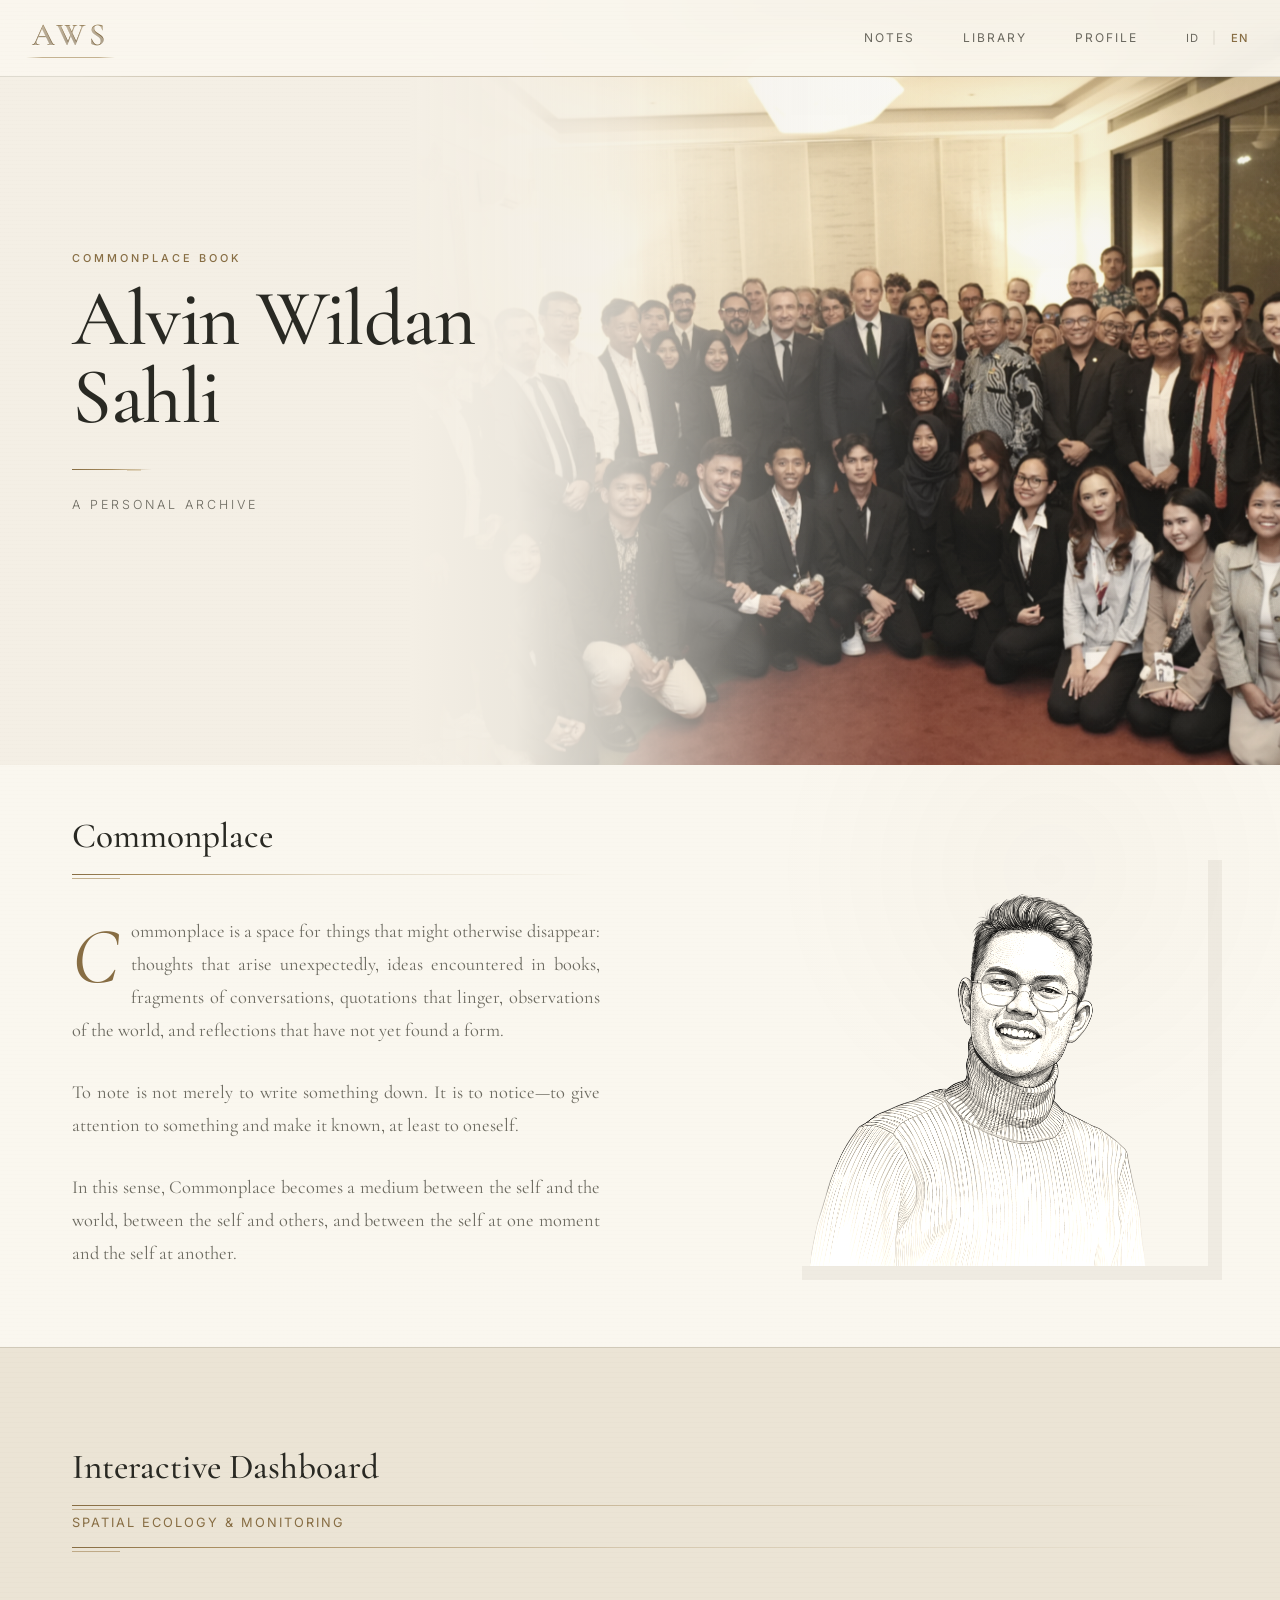
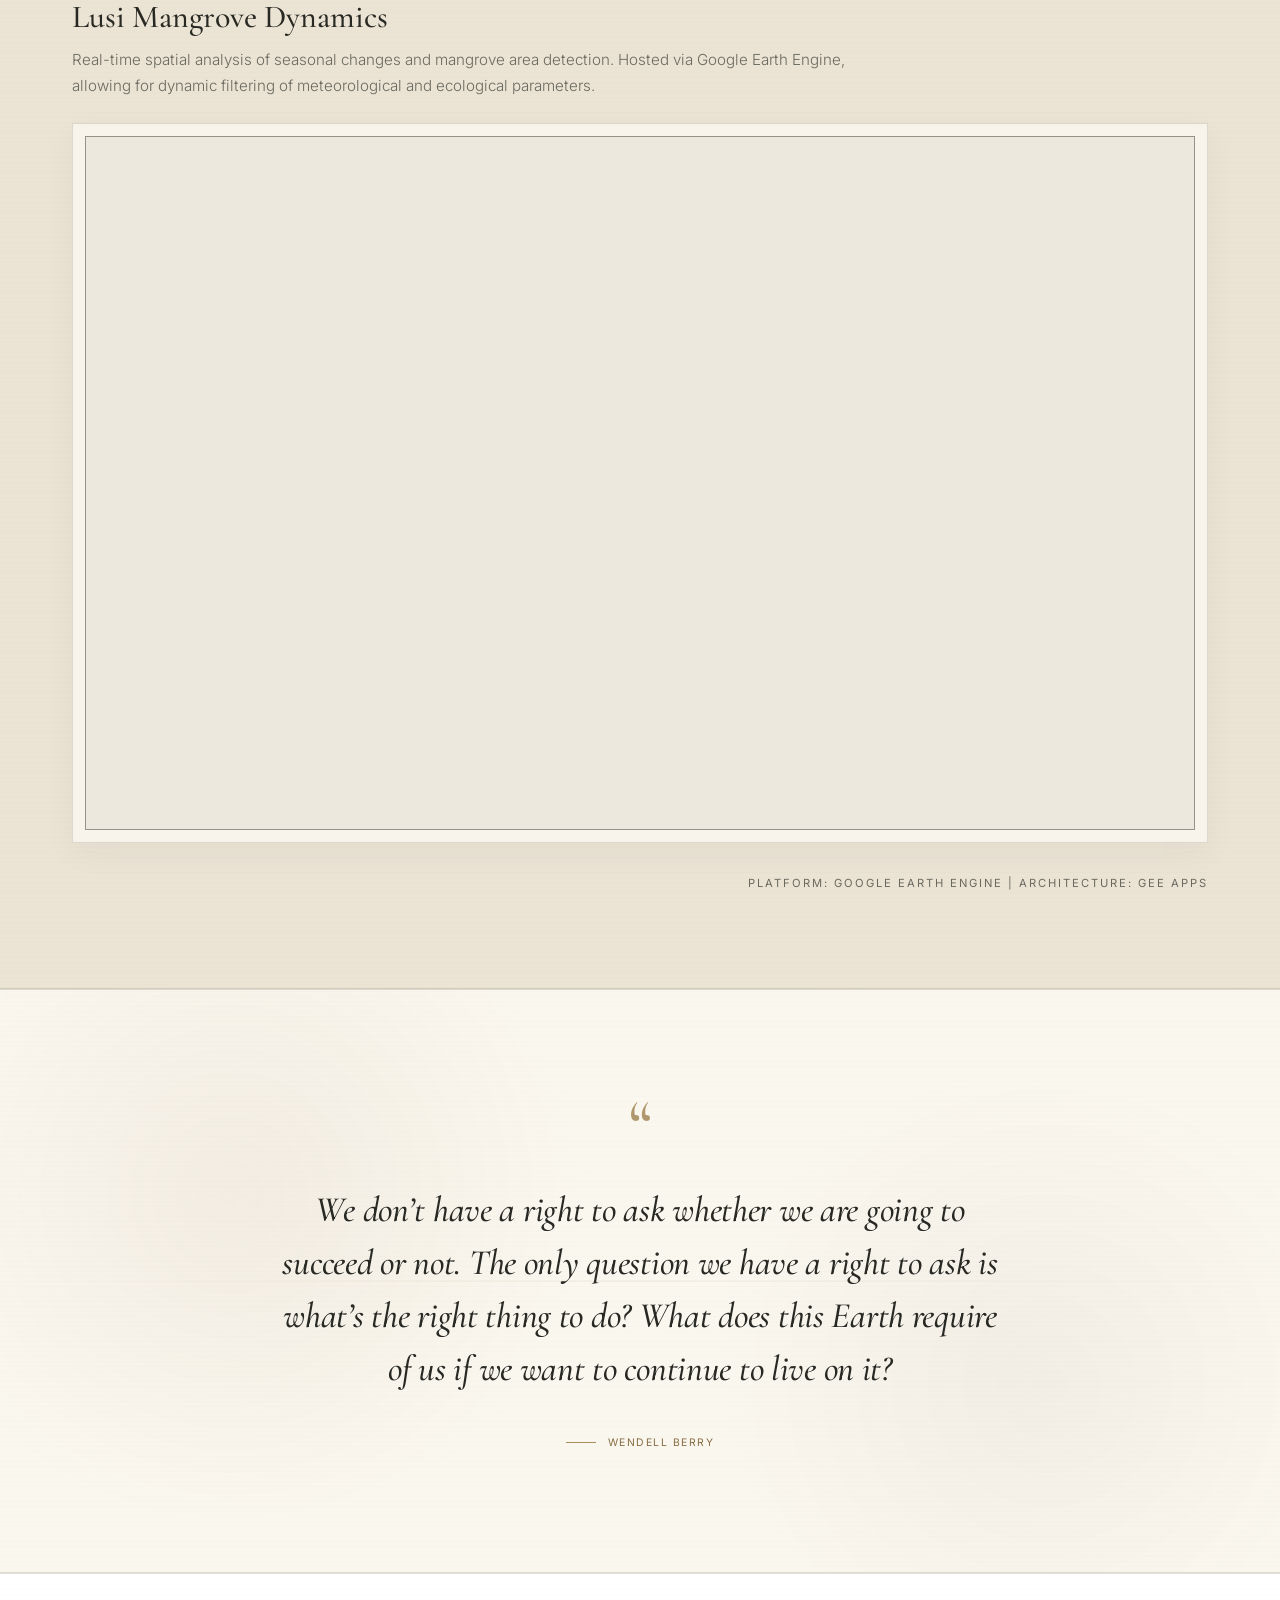
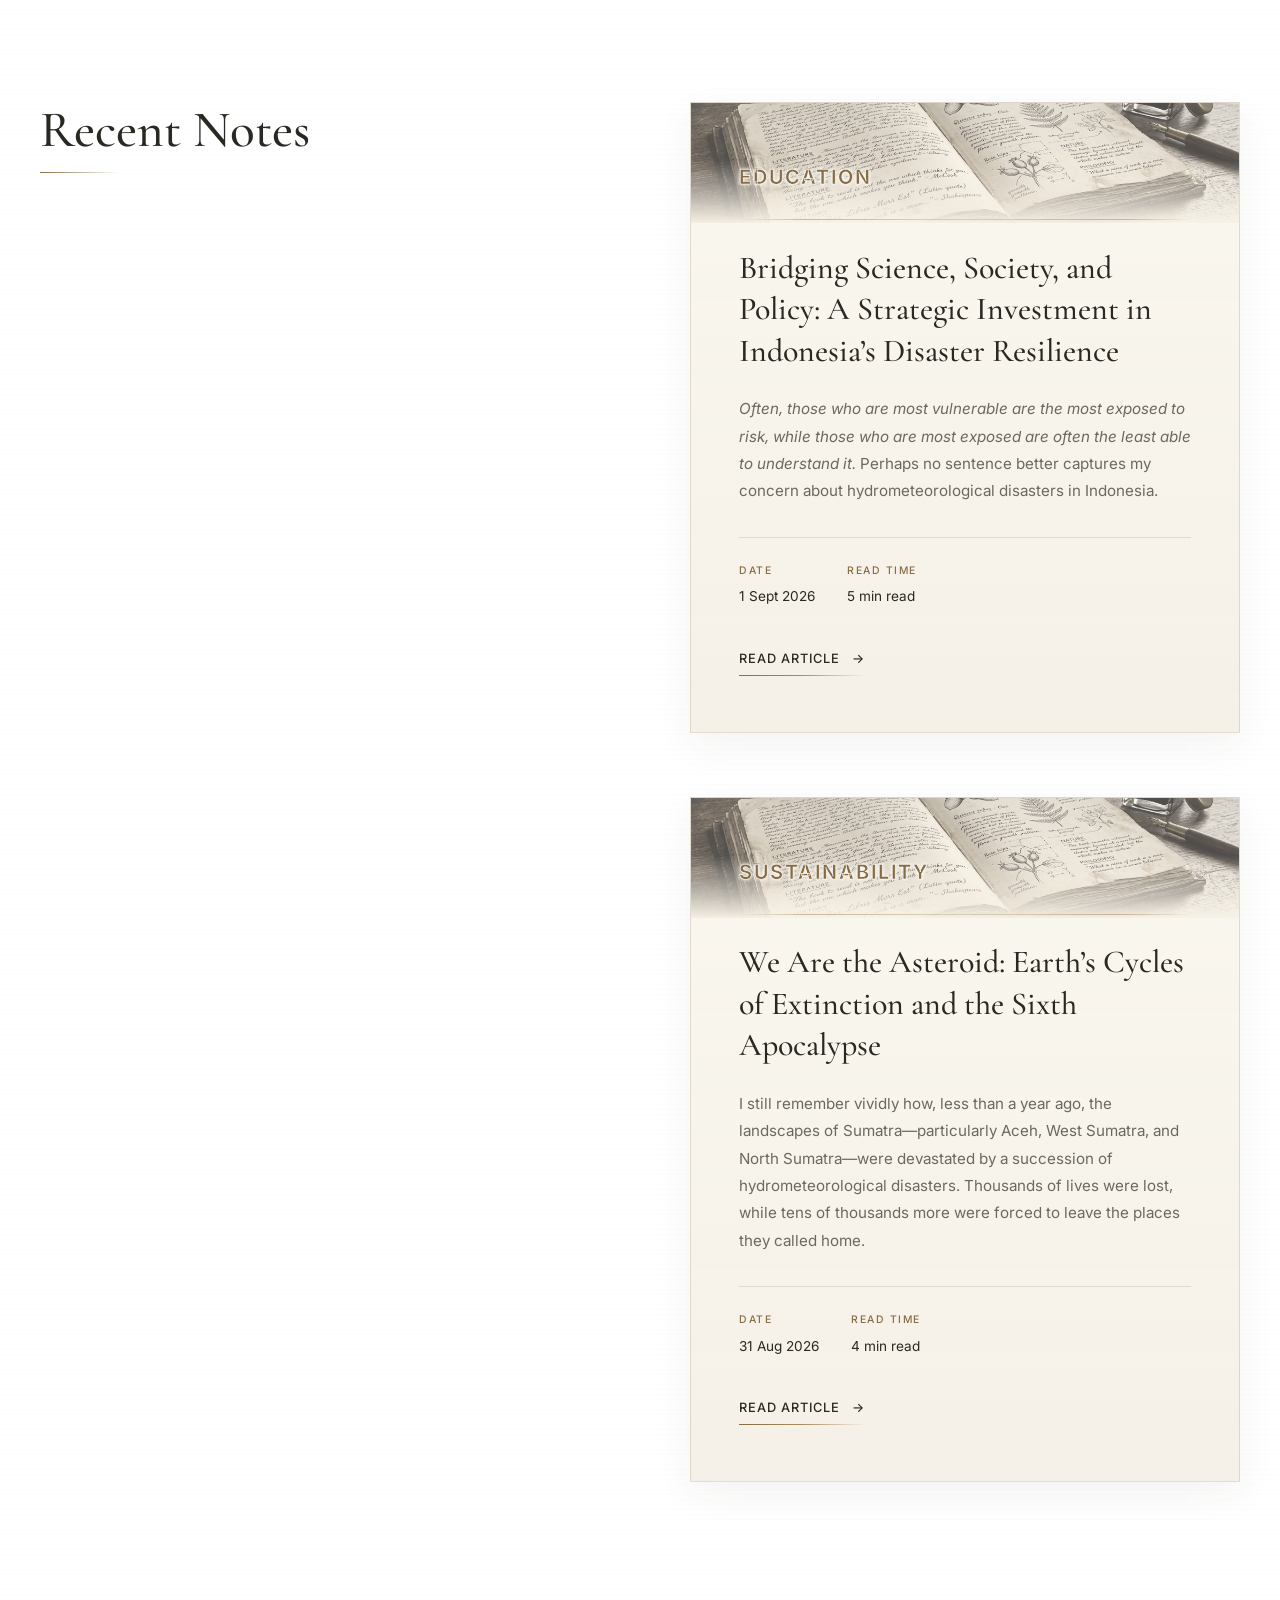
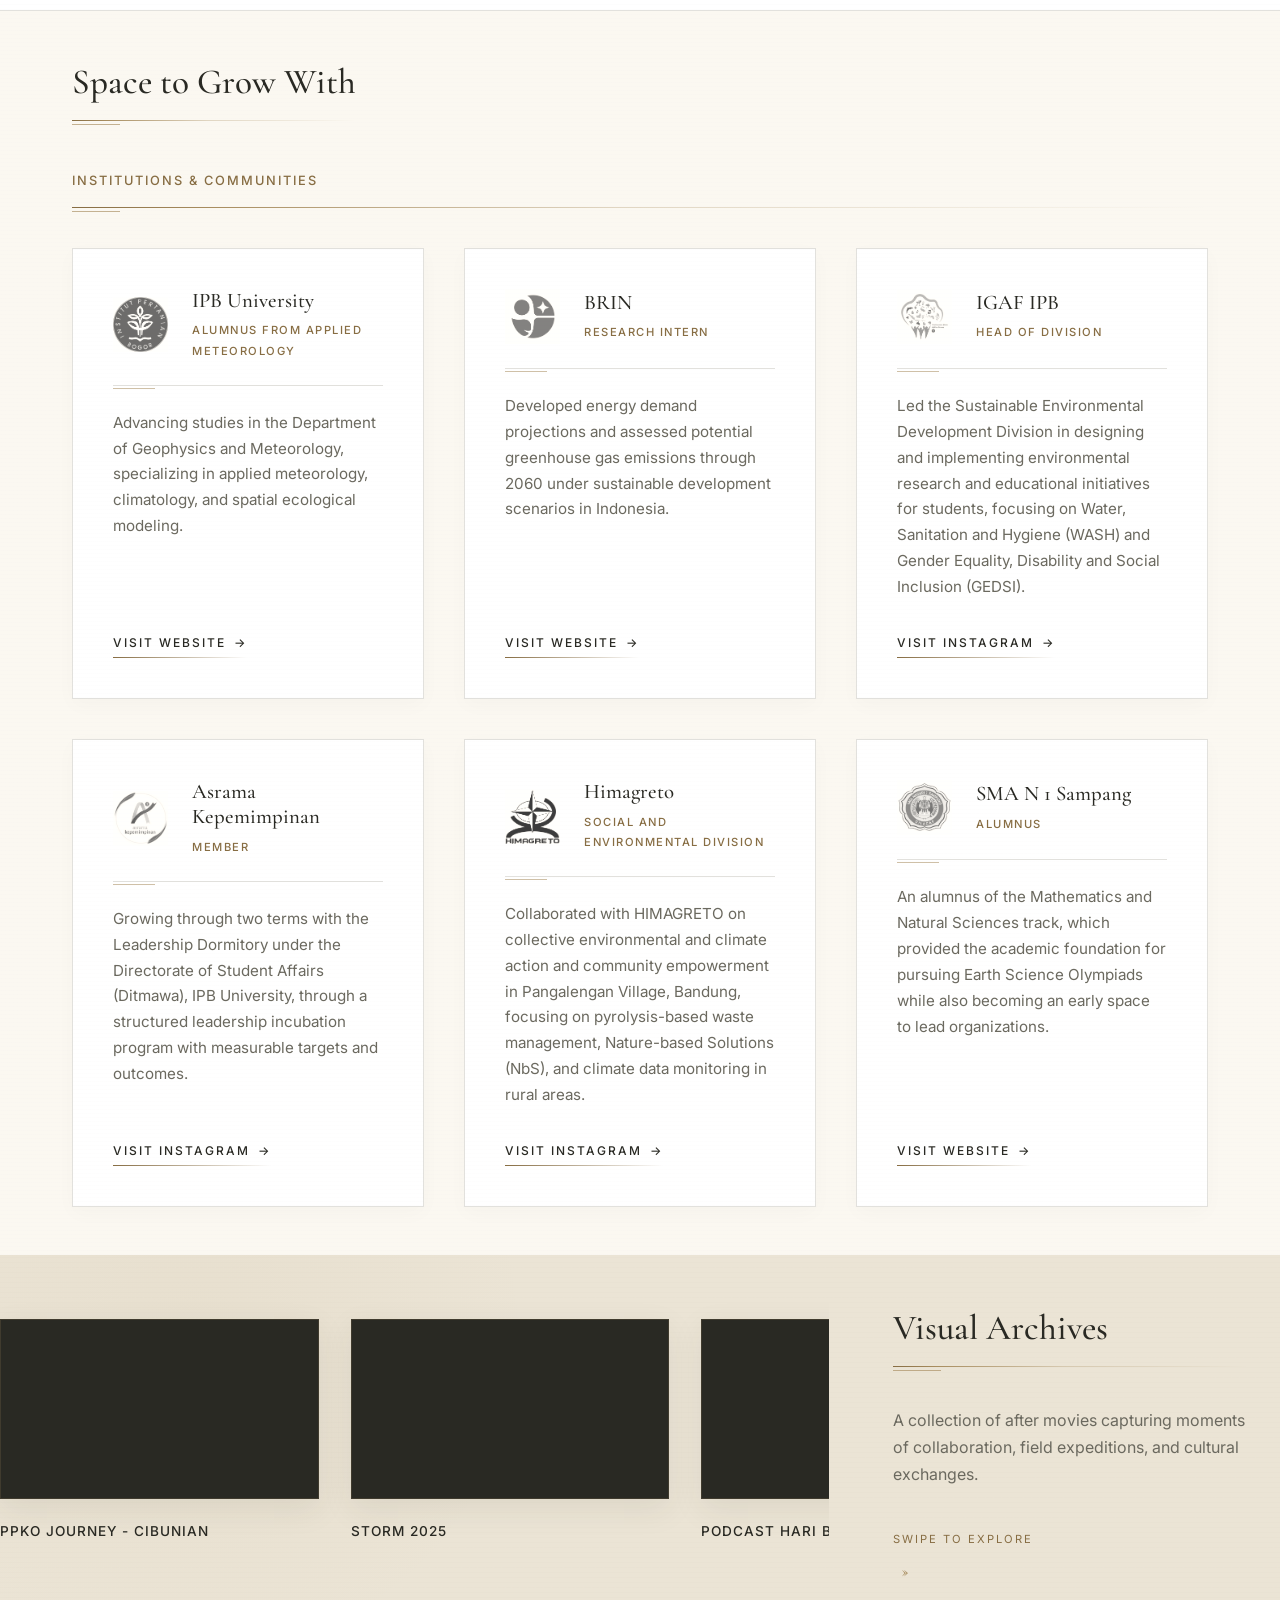
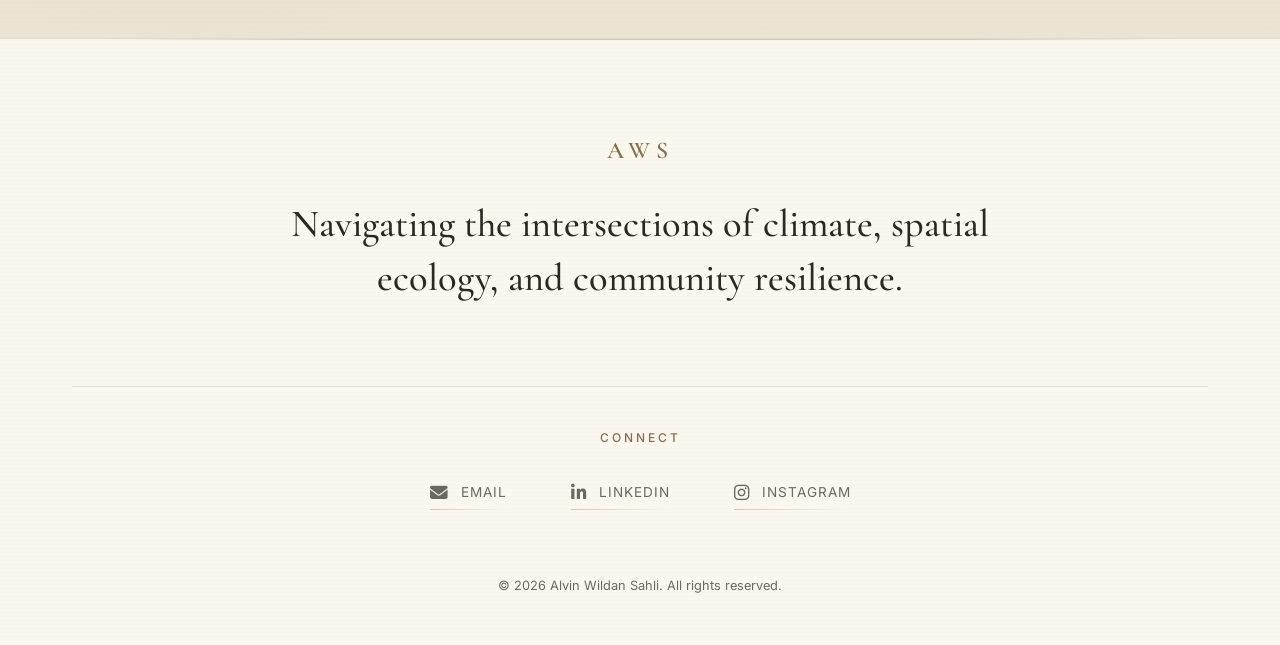
<file: index.html>
<!doctype html>
<html lang="en">
  <head>
    <meta charset="UTF-8" />
    <meta name="viewport" content="width=device-width, initial-scale=1.0" />
    <title>Alvin Wildan Sahli | Commonplace</title>

    <!-- ============================================================
     SEO: Meta description
     Ini yang dipakai Google sebagai cuplikan (snippet) di bawah
     judul pada hasil pencarian. Ditulis statis dalam bahasa
     Inggris karena itulah konten yang benar-benar dikirim server
     sebelum JS bilingual berjalan (lihat catatan lengkap di luar
     file ini soal batasan sistem EN/ID client-side).
============================================================ -->
    <meta
      name="google-site-verification"
      content="sTC8KGqJyCPST7y48VMDGJsHdDAVXHcY4EsC4RL68m8"
    />
    <meta
      name="description"
      content="A personal archive by Alvin Wildan Sahli — notes, reflections, and interactive spatial ecology dashboards on climate and disaster resilience in Indonesia."
    />

    <!-- SEO: Directive eksplisit ke crawler (nilainya sama dengan default,
     tapi eksplisit lebih jelas dan jadi rekomendasi umum audit SEO) -->
    <meta name="robots" content="index, follow" />

    <!-- SEO: Canonical URL — mencegah masalah duplicate content jika
     halaman yang sama bisa diakses lewat beberapa variasi URL
     (mis. dengan/tanpa trailing slash, http vs https, dst). -->
    <link rel="canonical" href="https://aws-commonplace.pages.dev/" />

    <!-- ============================================================
     SEO: Open Graph — dipakai Facebook, LinkedIn, WhatsApp, dll.
     saat link ini dibagikan, untuk menampilkan kartu pratinjau
     (judul, deskripsi, gambar) alih-alih hanya menampilkan URL polos.
============================================================ -->
    <meta property="og:type" content="website" />
    <meta property="og:url" content="https://aws-commonplace.pages.dev/" />
    <meta property="og:title" content="Alvin Wildan Sahli | Commonplace" />
    <meta
      property="og:description"
      content="A personal archive by Alvin Wildan Sahli — notes, reflections, and interactive spatial ecology dashboards on climate and disaster resilience in Indonesia."
    />
    <meta
      property="og:image"
      content="https://aws-commonplace.pages.dev/assets/images/main.JPG"
    />
    <meta property="og:locale" content="en_US" />
    <meta property="og:locale:alternate" content="id_ID" />

    <!-- SEO: Twitter/X Card — kartu pratinjau versi Twitter/X, formatnya
     beda dari Open Graph sehingga perlu tag terpisah. -->
    <meta name="twitter:card" content="summary_large_image" />
    <meta name="twitter:title" content="Alvin Wildan Sahli | Commonplace" />
    <meta
      name="twitter:description"
      content="A personal archive by Alvin Wildan Sahli — notes, reflections, and interactive spatial ecology dashboards on climate and disaster resilience in Indonesia."
    />
    <meta
      name="twitter:image"
      content="https://aws-commonplace.pages.dev/assets/images/main.JPG"
    />

    <link rel="preconnect" href="https://fonts.googleapis.com" />
    <link rel="preconnect" href="https://fonts.gstatic.com" crossorigin />
    <!-- SEO/Performance: preconnect ke CDN Font Awesome, karena ikon-ikon
     di footer memakainya sejak render pertama. -->
    <link rel="preconnect" href="https://cdnjs.cloudflare.com" crossorigin />
    <link
      href="https://fonts.googleapis.com/css2?family=Playfair+Display:ital,wght@0,400;0,500;0,600;0,700;1,400;1,500&family=Inter:wght@300;400;500;600&display=swap"
      rel="stylesheet"
    />
    <link
      rel="stylesheet"
      href="https://cdnjs.cloudflare.com/ajax/libs/font-awesome/6.5.2/css/all.min.css"
    />
    <link
      href="https://fonts.googleapis.com/css2?family=Bodoni+Moda:wght@400;500;600&display=swap"
      rel="stylesheet"
    />
    <link rel="stylesheet" href="/index.css" />

    <!-- ============================================================
     SEO: Structured Data (JSON-LD) — Person schema.
     Semua field di bawah murni menyalin ulang informasi yang SUDAH
     ada dan terlihat di halaman ini (nama, tagline footer, riwayat
     alumni di kartu organisasi, link sosial di footer) — tidak ada
     fakta baru yang ditambahkan. Ini membantu Google memahami bahwa
     halaman ini merepresentasikan satu entitas orang yang jelas,
     dan berpotensi memicu Knowledge Panel / rich result.
============================================================ -->
    <script type="application/ld+json">
      {
        "@context": "https://schema.org",
        "@type": "Person",
        "name": "Alvin Wildan Sahli",
        "url": "https://aws-commonplace.pages.dev/",
        "image": "https://aws-commonplace.pages.dev/assets/images/bw.png",
        "description": "Navigating the intersections of climate, spatial ecology, and community resilience.",
        "alumniOf": [
          {
            "@type": "CollegeOrUniversity",
            "name": "IPB University"
          },
          {
            "@type": "HighSchool",
            "name": "SMA N 1 Sampang"
          }
        ],
        "sameAs": [
          "https://www.linkedin.com/in/alvinwildans",
          "https://www.instagram.com/alvinwildans"
        ],
        "email": "mailto:alvinwildansahli@gmail.com"
      }
    </script>
  </head>
  <body>
    <header class="site-header">
      <nav class="site-nav">
        <div class="nav-logo">
          <a href="index.html" class="brand-text">AWS</a>
        </div>
        <ul class="nav-links">
          <li>
            <a
              href="./features/note/note.html"
              class="translatable"
              data-en="Notes"
              data-id="Catatan"
              >Notes</a
            >
          </li>
          <li>
            <a
              href="./features/library/library.html"
              class="translatable"
              data-en="Library"
              data-id="Perpustakaan"
              >Library</a
            >
          </li>
          <li>
            <a
              href="./features/profile/profile.html"
              class="translatable"
              data-en="Profile"
              data-id="Profil"
              >Profile</a
            >
          </li>
          <li class="lang-menu">
            <div class="lang-switcher">
              <button
                class="lang-btn"
                id="btn-id"
                onclick="switchLanguage('id')"
              >
                ID
              </button>
              <span class="lang-divider">|</span>
              <button
                class="lang-btn active"
                id="btn-en"
                onclick="switchLanguage('en')"
              >
                EN
              </button>
            </div>
          </li>
        </ul>
      </nav>
    </header>

    <!-- =========================================================
     HERO — FIXED BACKGROUND / DYNAMIC EDITORIAL
========================================================= -->

    <!-- Spacer agar konten pertama tidak langsung berada di belakang Hero -->
    <div class="hero-placeholder" aria-hidden="true"></div>

    <section class="hero-section bg-paper" id="hero">
      <!-- =====================================================
       HERO IMAGE — LAYER PALING BELAKANG
  ====================================================== -->
      <div class="hero-split-image" aria-hidden="true">
        <img src="assets/images/main.JPG" alt="" draggable="false" />
      </div>

      <!-- =====================================================
       HERO TEXT — LAYER DI ATAS IMAGE
  ====================================================== -->
      <div class="container hero-content">
        <div class="hero-split-text" id="heroText">
          <span class="hero-eyebrow"> Commonplace Book </span>

          <h1 class="hero-title">
            Alvin Wildan<br />
            Sahli
          </h1>

          <div class="gold-divider"></div>

          <p
            class="hero-subtitle translatable"
            data-en="A Personal Archive"
            data-id="Sebuah Arsip Personal"
          >
            A Personal Archive
          </p>
        </div>
      </div>
    </section>

    <!-- =========================================================
     ARCHIVE INTRODUCTION
========================================================= -->
    <section class="content-section archive-intro-section bg-white">
      <div class="container intro-layout">
        <div class="intro-text">
          <h2
            class="section-title translatable"
            data-en="Commonplace"
            data-id="Commonplace"
          >
            Commonplace
          </h2>

          <p
            class="drop-cap translatable"
            data-en="Commonplace is a space for things that might otherwise disappear: thoughts that arise unexpectedly, ideas encountered in books, fragments of conversations, quotations that linger, observations of the world, and reflections that have not yet found a form."
            data-id="Commonplace adalah ruang bagi hal-hal yang mungkin akan menghilang begitu saja: pikiran yang muncul tanpa diduga, gagasan yang ditemukan dalam buku, potongan percakapan, kutipan yang terus terngiang, pengamatan terhadap dunia, dan renungan yang belum menemukan bentuknya."
          >
            Commonplace is a space for things that might otherwise disappear:
            thoughts that arise unexpectedly, ideas encountered in books,
            fragments of conversations, quotations that linger, observations of
            the world, and reflections that have not yet found a form.
          </p>

          <p
            class="translatable"
            data-en="To note is not merely to write something down. It is to notice—to give attention to something and make it known, at least to oneself."
            data-id="Mencatat bukan semata-mata menuliskan sesuatu. Ia adalah tindakan untuk memperhatikan—memberikan perhatian kepada sesuatu dan membuatnya diketahui, setidaknya oleh diri sendiri."
          >
            To note is not merely to write something down. It is to notice—to
            give attention to something and make it known, at least to oneself.
          </p>

          <p
            class="translatable"
            data-en="In this sense, Commonplace becomes a medium between the self and the world, between the self and others, and between the self at one moment and the self at another."
            data-id="Dalam pengertian ini, Commonplace menjadi sebuah medium antara diri dan dunia, antara diri dan orang lain, serta antara diri pada suatu waktu dan diri pada waktu yang lain."
          >
            In this sense, Commonplace becomes a medium between the self and the
            world, between the self and others, and between the self at one
            moment and the self at another.
          </p>
        </div>

        <div class="intro-image">
          <img src="assets/images/bw.png" alt="Alvin Wildan Sahli Portrait" />
        </div>
      </div>
    </section>

    <section class="content-section bg-alt interactive-map-section">
      <div class="container">
        <div class="section-title">
          <h2
            class="section-title translatable"
            data-en="Interactive Dashboard"
            data-id="Dasbor Interaktif"
          >
            Interactive Dashboard
          </h2>
          <span
            class="footer-tagline translatable"
            data-en="Spatial Ecology & Monitoring"
            data-id="Ekologi Spasial & Pemantauan"
          >
            Spatial Ecology & Monitoring
          </span>
        </div>

        <div class="gee-editorial-wrapper" id="gee-reveal">
          <div class="gee-meta">
            <h3
              class="gee-title translatable"
              data-en="Lusi Mangrove Dynamics"
              data-id="Dinamika Mangrove Lusi"
            >
              Lusi Mangrove Dynamics
            </h3>
            <p
              class="gee-desc translatable"
              data-en="Real-time spatial analysis of seasonal changes and mangrove area detection. Hosted via Google Earth Engine, allowing for dynamic filtering of meteorological and ecological parameters."
              data-id="Analisis spasial real-time terkait perubahan musiman dan deteksi tutupan mangrove. Terintegrasi melalui Google Earth Engine yang memungkinkan penyaringan parameter ekologis dan meteorologis secara dinamis."
            >
              Real-time spatial analysis of seasonal changes and mangrove area
              detection. Hosted via Google Earth Engine, allowing for dynamic
              filtering of meteorological and ecological parameters.
            </p>
          </div>

          <div class="gee-frame-container">
            <iframe
              src="https://alvinwildans-ipb.projects.earthengine.app/view/mangrove-lusi"
              title="Lusi Mangrove Dashboard"
              loading="lazy"
              allowfullscreen
            >
            </iframe>
          </div>

          <div class="gee-caption">
            <span
              class="translatable"
              data-en="Platform: Google Earth Engine | Architecture: GEE Apps"
              data-id="Platform: Google Earth Engine | Arsitektur: GEE Apps"
            >
              Platform: Google Earth Engine | Architecture: GEE Apps
            </span>
          </div>
        </div>
      </div>
    </section>

    <!-- =========================================================
     COMMUNITY QUOTE — SEPARATE SECTION
========================================================= -->
    <section class="community-quote-section bg-paper">
      <div class="container community-quote-container">
        <blockquote class="community-quote">
          <div class="quote-mark" aria-hidden="true">“</div>
          <p
            class="translatable"
            data-en="We don’t have a right to ask whether we are going to succeed or not. The only question we have a right to ask is what’s the right thing to do? What does this Earth require of us if we want to continue to live on it?"
            data-id="Kita tidak berhak untuk bertanya apakah kita akan berhasil atau tidak. Satu-satunya pertanyaan yang berhak kita ajukan adalah: apa hal yang benar untuk dilakukan? Apa yang dituntut Bumi ini dari kita jika kita ingin terus hidup di atasnya?"
          >
            We don’t have a right to ask whether we are going to succeed or not.
            The only question we have a right to ask is what’s the right thing
            to do? What does this Earth require of us if we want to continue to
            live on it?
          </p>
          <footer class="quote-attribution">
            <span class="quote-attribution-line"></span>
            <cite> Wendell Berry</cite>
          </footer>
        </blockquote>
      </div>
    </section>
    <!-- ============================================================
     SECTION 2: AINAN — FEATURED NOTES / RECENT ARTICLES
     ============================================================ -->
    <section class="content-section-ainan ainan-section bg-paper">
      <div class="ainan-page-title">
        <h2
          class="translatable"
          data-en="Recent Notes"
          data-id="Catatan Terbaru"
        >
          Recent Notes
          <span
            class="translatable"
            data-en="Thoughts & Field Reports"
            data-id="Pikiran & Laporan Lapangan"
            >Thoughts & Field Reports</span
          >
        </h2>
      </div>

      <div class="ainan-container">
        <!-- CARD 1 -->
        <!-- CARD 1 -->
        <article
          class="ainan-glass-card"
          style="--note-image: url(&quot;./assets/images/notes.jpg&quot;)"
        >
          <div class="ainan-card-content">
            <span
              class="ainan-card-category translatable"
              data-en="Education"
              data-id="Pendidikan"
            >
              Community Empowerment
            </span>

            <h3
              class="ainan-card-title translatable"
              data-en="Bridging Science, Society, and Policy: A Strategic Investment in Indonesia’s Disaster Resilience"
              data-id="Menjembatani Sains, Masyarakat, dan Kebijakan: Investasi Strategis untuk Ketahanan Bencana Indonesia"
            >
              Bridging Science, Society, and Policy: A Strategic Investment in
              Indonesia’s Disaster Resilience
            </h3>

            <p
              class="ainan-card-description translatable"
              data-en="<i>Often, those who are most vulnerable are the most exposed to risk, while those who are most exposed are often the least able to understand it.</i> Perhaps no sentence better captures my concern about hydrometeorological disasters in Indonesia."
              data-id="<i>Seringkali yang paling rentan adalah yang paling besar terpapar risiko, dan yang paling terpapar adalah yang paling tidak memahami.</i> Barangkali kalimat itu adalah yang paling tepat untuk menggambarkan kekhawatiran saya terhadap bencana hidrometeorologi di Indonesia."
            >
              <i>
                Often, those who are most vulnerable are the most exposed to
                risk, while those who are most exposed are often the least able
                to understand it.
              </i>
              Perhaps no sentence better captures my concern about
              hydrometeorological disasters in Indonesia.
            </p>

            <div class="ainan-meta excerpt-meta">
              <div class="ainan-meta-item">
                <span class="ainan-meta-label">DATE</span>
                <span class="ainan-meta-value">1 Sept 2026</span>
              </div>

              <div class="ainan-meta-item">
                <span class="ainan-meta-label">READ TIME</span>
                <span class="ainan-meta-value">5 min read</span>
              </div>
            </div>

            <a
              href="https://aws-commonplace.pages.dev/features/note/note#article-custom-1788272989038"
              class="ainan-card-link"
              aria-label="Read the full story"
            >
              <span
                class="translatable"
                data-en="Read Article"
                data-id="Baca Artikel"
              >
                Read Article
              </span>
              <span aria-hidden="true">→</span>
            </a>
          </div>
        </article>

        <!-- CARD 2 -->
        <article
          class="ainan-glass-card"
          style="--note-image: url(&quot;./assets/images/notes.jpg&quot;)"
        >
          <div class="ainan-card-content">
            <span
              class="ainan-card-category translatable"
              data-en="Sustainability"
              data-id="Keberlanjutan"
            >
              Sustainability
            </span>

            <h3
              class="ainan-card-title translatable"
              data-en="We Are the Asteroid: Earth’s Cycles of Extinction and the Sixth Apocalypse"
              data-id="Kita Adalah Asteroid Itu: Siklus Kepunahan Bumi dan Kiamat Keenam"
            >
              We Are the Asteroid: Earth’s Cycles of Extinction and the Sixth
              Apocalypse
            </h3>

            <p
              class="ainan-card-description translatable"
              data-en="I still remember vividly how, less than a year ago, the landscapes of Sumatra—particularly Aceh, West Sumatra, and North Sumatra—were devastated by a succession of hydrometeorological disasters. Thousands of lives were lost, while tens of thousands more were forced to leave the places they called home."
              data-id="Saya masih mengingat dengan jelas bagaimana, belum genap satu tahun yang lalu, lanskap Pulau Sumatera—khususnya Aceh, Sumatera Barat, dan Utara—luluh lantak oleh rentetan bencana hidrometeorologis. Ribuan nyawa melayang, dan puluhan ribu lainnya dipaksa kehilangan ruang hidup."
            >
              I still remember vividly how, less than a year ago, the landscapes
              of Sumatra—particularly Aceh, West Sumatra, and North Sumatra—were
              devastated by a succession of hydrometeorological disasters.
              Thousands of lives were lost, while tens of thousands more were
              forced to leave the places they called home.
            </p>

            <div class="ainan-meta excerpt-meta">
              <div class="ainan-meta-item">
                <span class="ainan-meta-label">DATE</span>
                <span class="ainan-meta-value">31 Aug 2026</span>
              </div>

              <div class="ainan-meta-item">
                <span class="ainan-meta-label">READ TIME</span>
                <span class="ainan-meta-value">4 min read</span>
              </div>
            </div>

            <a
              href="https://aws-commonplace.pages.dev/features/note/note#article-custom-1788162889858"
              class="ainan-card-link"
              aria-label="Read the full story"
            >
              <span
                class="translatable"
                data-en="Read Article"
                data-id="Baca Artikel"
              >
                Read Article
              </span>
              <span aria-hidden="true">→</span>
            </a>
          </div>
        </article>
      </div>
    </section>

    <!-- SECTION 3: Growing With (Organizations & Communities) -->
    <section class="content-section bg-white">
      <div class="container">
        <div class="section-title">
          <h2
            class="section-title translatable"
            data-en="Space to Grow With"
            data-id="Ruang Tumbuh Bersama"
          >
            Space to Grow With
          </h2>
          <span
            class="footer-tagline translatable"
            data-en="Institutions & Communities"
            data-id="Institusi & Komunitas"
          >
            Institutions & Communities
          </span>
        </div>

        <div class="org-grid">
          <!-- 1. IPB University -->
          <article class="org-card">
            <div class="org-header">
              <img
                src="assets/images/ipb.png"
                alt="IPB University Logo"
                class="org-logo"
              />
              <div class="org-title-wrapper">
                <h3 class="org-name">IPB University</h3>
                <span
                  class="org-role translatable"
                  data-en="Alumnus from Applied Meteorology"
                  data-id="Alumnus Meteorologi Terapan"
                >
                  Alumnus from Applied Meteorology
                </span>
              </div>
            </div>
            <p
              class="org-desc translatable"
              data-en="Advancing studies in the Department of Geophysics and Meteorology, specializing in applied meteorology, climatology, and spatial ecological modeling."
              data-id="Melanjutkan studi di Departemen Geofisika dan Meteorologi, dengan spesialisasi pada meteorologi terapan, klimatologi, dan pemodelan ekologi spasial."
            >
              Advancing studies in the Department of Geophysics and Meteorology,
              specializing in applied meteorology, climatology, and spatial
              ecological modeling.
            </p>
            <a
              href="https://ipb.ac.id/"
              target="_blank"
              rel="noopener noreferrer"
              class="org-link"
            >
              <span
                class="translatable"
                data-en="Visit Website"
                data-id="Kunjungi Situs"
                >Visit Website</span
              >
              &rarr;
            </a>
          </article>

          <!-- 2. BRIN -->
          <article class="org-card">
            <div class="org-header">
              <img
                src="assets/images/brin.png"
                alt="BRIN Logo"
                class="org-logo"
              />
              <div class="org-title-wrapper">
                <h3 class="org-name">BRIN</h3>
                <span
                  class="org-role translatable"
                  data-en="Research Intern"
                  data-id="Magang Riset"
                >
                  Research Intern
                </span>
              </div>
            </div>
            <p
              class="org-desc translatable"
              data-en="Developed energy demand projections and assessed potential greenhouse gas emissions through 2060 under sustainable development scenarios in Indonesia."
              data-id="Melakukan pemodelan proyeksi kebutuhan energi dan potensi emisi gas rumah kaca hingga tahun 2060 dengan mempertimbangkan skenario pembangunan berkelanjutan di Indonesia."
            >
              Developed energy demand projections and assessed potential
              greenhouse gas emissions through 2060 under sustainable
              development scenarios in Indonesia.
            </p>
            <a
              href="https://www.brin.go.id/"
              target="_blank"
              rel="noopener noreferrer"
              class="org-link"
            >
              <span
                class="translatable"
                data-en="Visit Website"
                data-id="Kunjungi Situs"
                >Visit Website</span
              >
              &rarr;
            </a>
          </article>

          <!-- 3. IGAF IPB -->
          <article class="org-card">
            <div class="org-header">
              <img
                src="assets/images/igaf.png"
                alt="IGAF Logo"
                class="org-logo"
              />
              <div class="org-title-wrapper">
                <h3 class="org-name">IGAF IPB</h3>
                <span
                  class="org-role translatable"
                  data-en="Head of Division"
                  data-id="Ketua Divisi"
                >
                  Head of Division
                </span>
              </div>
            </div>
            <p
              class="org-desc translatable"
              data-en="Led the Sustainable Environmental Development Division in designing and implementing environmental research and educational initiatives for students, focusing on Water, Sanitation and Hygiene (WASH) and Gender Equality, Disability and Social Inclusion (GEDSI)."
              data-id="Memimpin Divisi Sustainable Environmental Development dalam merancang dan melaksanakan kegiatan riset serta edukasi lingkungan bagi mahasiswa, dengan fokus pada isu Water, Sanitation and Hygiene (WASH) serta Gender Equality, Disability and Social Inclusion (GEDSI)."
            >
              Led the Sustainable Environmental Development Division in
              designing and implementing environmental research and educational
              initiatives for students, focusing on Water, Sanitation and
              Hygiene (WASH) and Gender Equality, Disability and Social
              Inclusion (GEDSI).
            </p>
            <a
              href="https://www.instagram.com/igaf_ipb"
              target="_blank"
              rel="noopener noreferrer"
              class="org-link"
            >
              <span
                class="translatable"
                data-en="Visit Instagram"
                data-id="Kunjungi Instagram"
                >Visit Instagram</span
              >
              &rarr;
            </a>
          </article>

          <!-- 4. Asrama Kepemimpinan -->
          <article class="org-card">
            <div class="org-header">
              <img
                src="assets/images/ak.png"
                alt="Asrama Kepemimpinan Logo"
                class="org-logo"
              />
              <div class="org-title-wrapper">
                <h3 class="org-name">Asrama Kepemimpinan</h3>
                <span
                  class="org-role translatable"
                  data-en="Member"
                  data-id="Anggota"
                >
                  Member
                </span>
              </div>
            </div>
            <p
              class="org-desc translatable"
              data-en="Growing through two terms with the Leadership Dormitory under the Directorate of Student Affairs (Ditmawa), IPB University, through a structured leadership incubation program with measurable targets and outcomes."
              data-id="Bertumbuh bersama Asrama Kepemimpinan Ditmawa IPB University selama dua periode, melalui proses inkubasi kepemimpinan yang terstruktur dengan target dan capaian yang terukur."
            >
              Growing through two terms with the Leadership Dormitory under the
              Directorate of Student Affairs (Ditmawa), IPB University, through
              a structured leadership incubation program with measurable targets
              and outcomes.
            </p>
            <a
              href="https://www.instagram.com/ak.ipb"
              target="_blank"
              rel="noopener noreferrer"
              class="org-link"
            >
              <span
                class="translatable"
                data-en="Visit Instagram"
                data-id="Kunjungi Instagram"
                >Visit Instagram</span
              >
              &rarr;
            </a>
          </article>

          <!-- 5. Himagreto -->
          <article class="org-card">
            <div class="org-header">
              <img
                src="assets/images/himagreto.png"
                alt="Himagreto Logo"
                class="org-logo"
              />
              <div class="org-title-wrapper">
                <h3 class="org-name">Himagreto</h3>
                <span
                  class="org-role translatable"
                  data-en="Social and Environmental Division"
                  data-id="Divisi Sosial dan Lingkungan"
                >
                  Social and Environmental Division
                </span>
              </div>
            </div>
            <p
              class="org-desc translatable"
              data-en="Collaborated with HIMAGRETO on collective environmental and climate action and community empowerment in Pangalengan Village, Bandung, focusing on pyrolysis-based waste management, Nature-based Solutions (NbS), and climate data monitoring in rural areas."
              data-id="Bersama HIMAGRETO, terlibat dalam aksi kolektif di bidang lingkungan dan perubahan iklim serta pemberdayaan masyarakat di Desa Pangalengan, Bandung, dengan fokus pada pengelolaan sampah berbasis pirolisis, Nature-based Solutions (NbS), dan pemantauan data iklim di wilayah pedesaan."
            >
              Collaborated with HIMAGRETO on collective environmental and
              climate action and community empowerment in Pangalengan Village,
              Bandung, focusing on pyrolysis-based waste management,
              Nature-based Solutions (NbS), and climate data monitoring in rural
              areas.
            </p>
            <a
              href="https://www.instagram.com/sosling_himagreto/"
              target="_blank"
              rel="noopener noreferrer"
              class="org-link"
            >
              <span
                class="translatable"
                data-en="Visit Instagram"
                data-id="Kunjungi Instagram"
                >Visit Instagram</span
              >
              &rarr;
            </a>
          </article>

          <!-- 6. SMA N 1 Sampang -->
          <article class="org-card">
            <div class="org-header">
              <img
                src="assets/images/sma.png"
                alt="SMA N 1 Sampang Logo"
                class="org-logo"
              />
              <div class="org-title-wrapper">
                <h3 class="org-name">SMA N 1 Sampang</h3>
                <span
                  class="org-role translatable"
                  data-en="Alumnus"
                  data-id="Alumnus"
                >
                  Alumnus
                </span>
              </div>
            </div>
            <p
              class="org-desc translatable"
              data-en="An alumnus of the Mathematics and Natural Sciences track, which provided the academic foundation for pursuing Earth Science Olympiads while also becoming an early space to lead organizations."
              data-id="Alumni peminatan Matematika dan Ilmu Pengetahuan Alam yang menjadi fondasi akademik untuk mendalami olimpiade sains kebumian, sekaligus menjadi ruang awal untuk memimpin organisasi."
            >
              An alumnus of the Mathematics and Natural Sciences track, which
              provided the academic foundation for pursuing Earth Science
              Olympiads while also becoming an early space to lead
              organizations.
            </p>
            <a
              href="https://sman1sampang.sch.id/prestasi/"
              target="_blank"
              rel="noopener noreferrer"
              class="org-link"
            >
              <span
                class="translatable"
                data-en="Visit Website"
                data-id="Kunjungi Situs"
                >Visit Website</span
              >
              &rarr;
            </a>
          </article>
        </div>
      </div>
    </section>

    <!-- SECTION 4: After Movies (Horizontal Scroll) -->
    <section class="content-section bg-alt">
      <div class="aftermovie-layout">
        <div class="aftermovie-carousel-wrapper">
          <div class="aftermovie-carousel" id="am-carousel">
            <div class="aftermovie-item">
              <div class="youtube-wrapper">
                <iframe
                  src="https://www.youtube.com/embed/va9fvW3wSvw?rel=0"
                  title="PPKO Journey - Cibunian"
                  loading="lazy"
                  allowfullscreen
                ></iframe>
              </div>
              <h3 class="aftermovie-title">PPKO Journey - Cibunian</h3>
            </div>
            <div class="aftermovie-item">
              <div class="youtube-wrapper">
                <iframe
                  src="https://www.youtube.com/embed/YYK7Y1hSRdU?si=B14g4CpLaMb0_PCM"
                  title="STORM 2025"
                  loading="lazy"
                  allowfullscreen
                ></iframe>
              </div>
              <h3 class="aftermovie-title">STORM 2025</h3>
            </div>
            <div class="aftermovie-item">
              <div class="youtube-wrapper">
                <iframe
                  src="https://www.youtube.com/embed/4Vu_Ql1dh4E?si=VKC6OjJEEfGLaIjv"
                  title="PODCAST HARI BUMI 2025"
                  loading="lazy"
                  allowfullscreen
                ></iframe>
              </div>
              <h3 class="aftermovie-title">PODCAST HARI BUMI 2025</h3>
            </div>
            <div class="aftermovie-item">
              <div class="youtube-wrapper">
                <iframe
                  src="https://www.youtube.com/embed/sPL_2GFSaBI?si=b1cquwDVeeffRHgr"
                  title="PODCAST HARI LINGKUNGAN 2023"
                  loading="lazy"
                  allowfullscreen
                ></iframe>
              </div>
              <h3 class="aftermovie-title">PODCAST HARI LINGKUNGAN 2023</h3>
            </div>
            <div class="aftermovie-item">
              <div class="youtube-wrapper">
                <iframe
                  src="https://www.youtube.com/embed/7c47uSySnv8?si=QbFB-28BBcIsM_ZT"
                  title="PODCAST GENERASI MUDA TANRI ABENG UNIVERSITY"
                  loading="lazy"
                  allowfullscreen
                ></iframe>
              </div>
              <h3 class="aftermovie-title">
                PODCAST GENERASI MUDA TANRI ABENG UNIVERSITY
              </h3>
            </div>
            <div class="aftermovie-item">
              <div class="youtube-wrapper">
                <iframe
                  src="https://www.youtube.com/embed/nPgjrp63_JU?si=OEoZipLMBdZXfvs5"
                  title="SUIJI SLP 2025 - Pasir Eurih"
                  loading="lazy"
                  allowfullscreen
                ></iframe>
              </div>
              <h3 class="aftermovie-title">SUIJI SLP 2025 - Pasir Eurih</h3>
            </div>
            <div class="aftermovie-item">
              <div class="youtube-wrapper">
                <iframe
                  src="https://www.youtube.com/embed/KT8_fWhqbfY?si=K36uI-6Vf8Xt7vWI"
                  title="STORM 2024"
                  loading="lazy"
                  allowfullscreen
                ></iframe>
              </div>
              <h3 class="aftermovie-title">STORM 2024</h3>
            </div>
          </div>
          <div class="carousel-controls-wrapper">
            <div class="carousel-dots" id="am-dots"></div>
          </div>
        </div>

        <div class="aftermovie-info">
          <h2
            class="section-title translatable"
            data-en="Visual Archives"
            data-id="Arsip Visual"
          >
            Visual Archives
          </h2>
          <p
            class="translatable"
            data-en="A collection of after movies capturing moments of collaboration, field expeditions, and cultural exchanges."
            data-id="Kumpulan video kilas balik yang merekam momen kolaborasi, ekspedisi lapangan, dan pertukaran budaya."
          >
            A collection of after movies capturing moments of collaboration,
            field expeditions, and cultural exchanges.
          </p>
          <div class="swipe-hint-wrapper">
            <span
              class="scroll-hint translatable"
              data-en="Swipe to explore"
              data-id="Geser untuk melihat"
            >
              Swipe to explore
            </span>
            <div class="animated-chevrons">
              <span>&rsaquo;</span>
              <span>&rsaquo;</span>
            </div>
          </div>
        </div>
      </div>
    </section>

    <!-- =========================================================
     UNIVERSAL FOOTER
========================================================= -->
    <footer class="site-footer">
      <div class="footer-container">
        <div class="footer-center">
          <h3 class="footer-brand-logo">AWS</h3>
          <p
            class="footer-tagline-large translatable"
            data-en="Navigating the intersections of climate, spatial ecology, and community resilience."
            data-id="Menelusuri persimpangan antara iklim, ekologi spasial, dan resiliensi masyarakat."
          >
            Navigating the intersections of climate, spatial ecology, and
            community resilience.
          </p>
        </div>

        <div class="footer-bottom-area">
          <div class="footer-connect-centered">
            <span
              class="nav-group-title translatable"
              data-en="Connect"
              data-id="Hubungi"
              >Connect</span
            >
            <div class="connect-links">
              <a
                href="https://mail.google.com/mail/?view=cm&fs=1&to=alvinwildansahli@gmail.com"
                target="_blank"
                rel="noopener noreferrer"
              >
                <i class="fa-solid fa-envelope"></i> Email
              </a>
              <a
                href="https://www.linkedin.com/in/alvinwildans"
                target="_blank"
                rel="noopener noreferrer"
              >
                <i class="fa-brands fa-linkedin-in"></i> LinkedIn
              </a>
              <a
                href="https://www.instagram.com/alvinwildans"
                target="_blank"
                rel="noopener noreferrer"
              >
                <i class="fa-brands fa-instagram"></i> Instagram
              </a>
            </div>
          </div>

          <div class="footer-copyright">
            <p>&copy; 2026 Alvin Wildan Sahli. All rights reserved.</p>
          </div>
        </div>
      </div>
    </footer>

    <script src="/index.js"></script>
  </body>
</html>
</file>
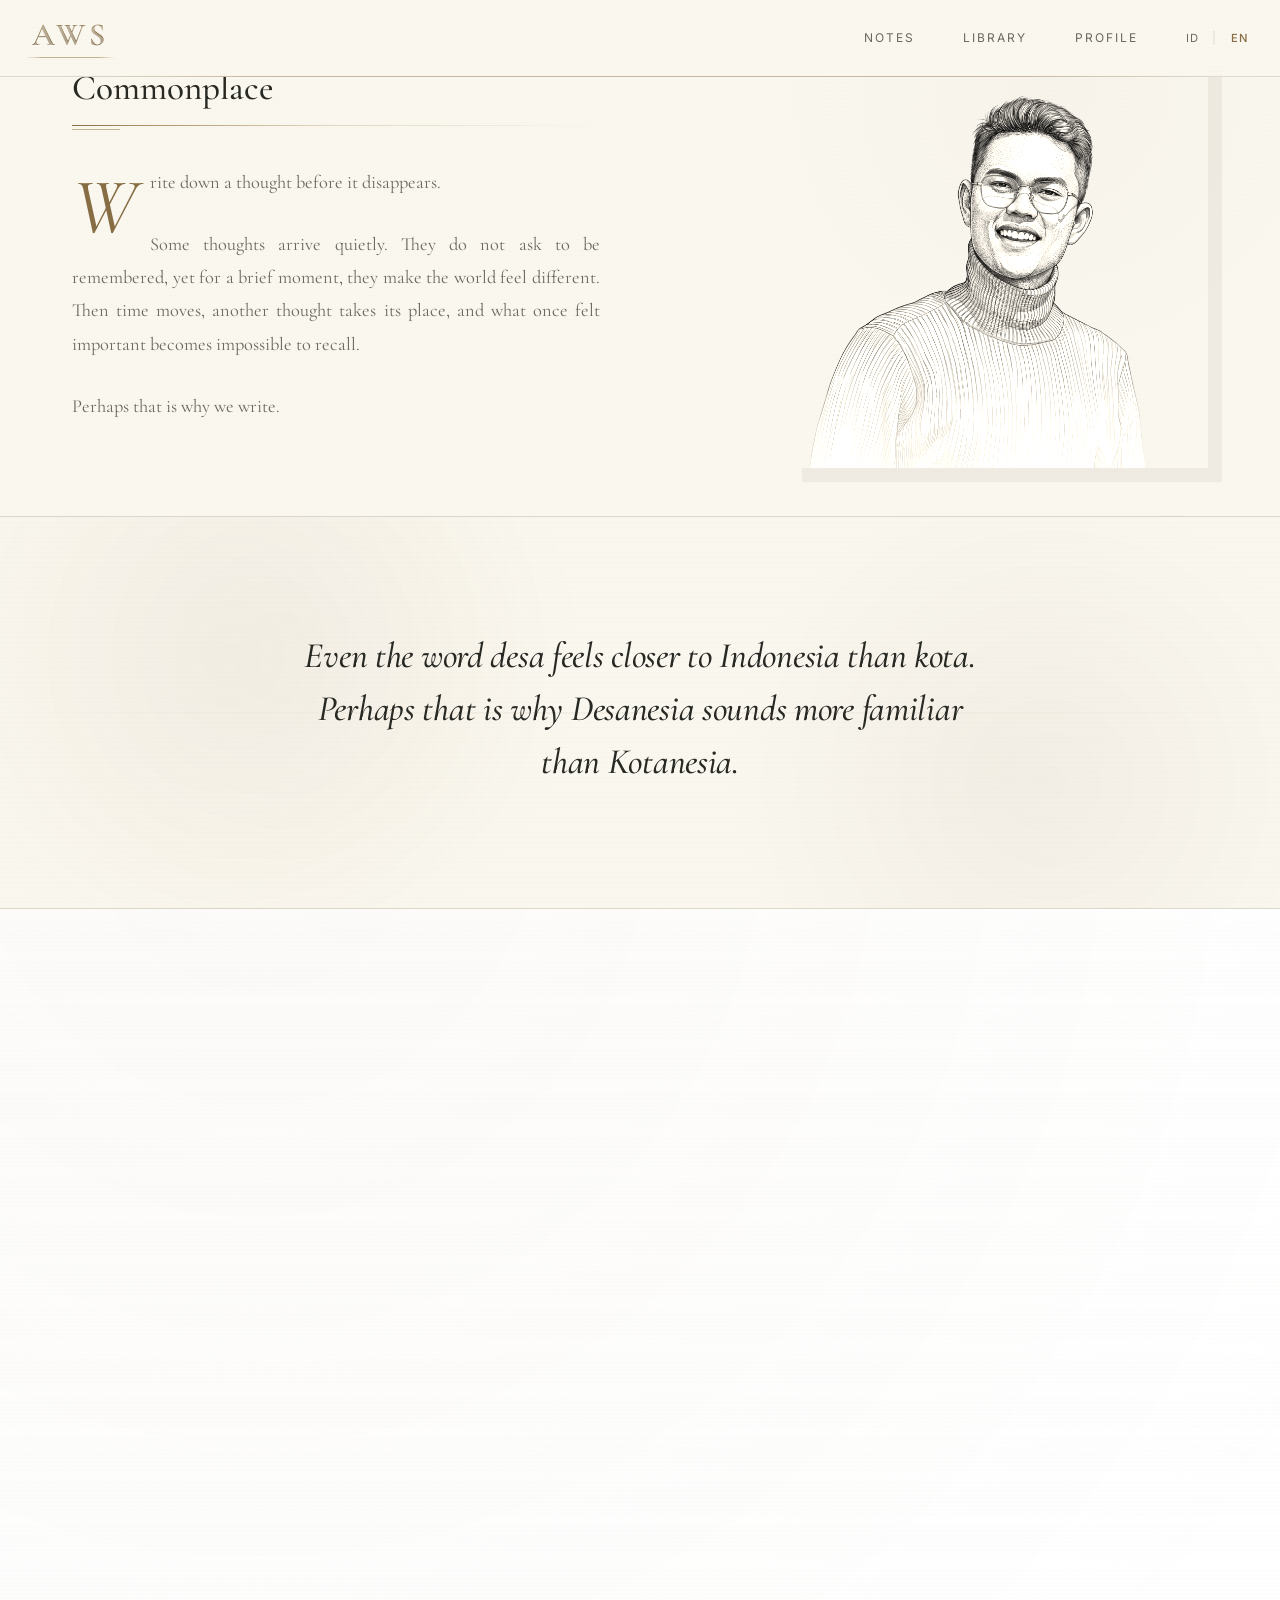
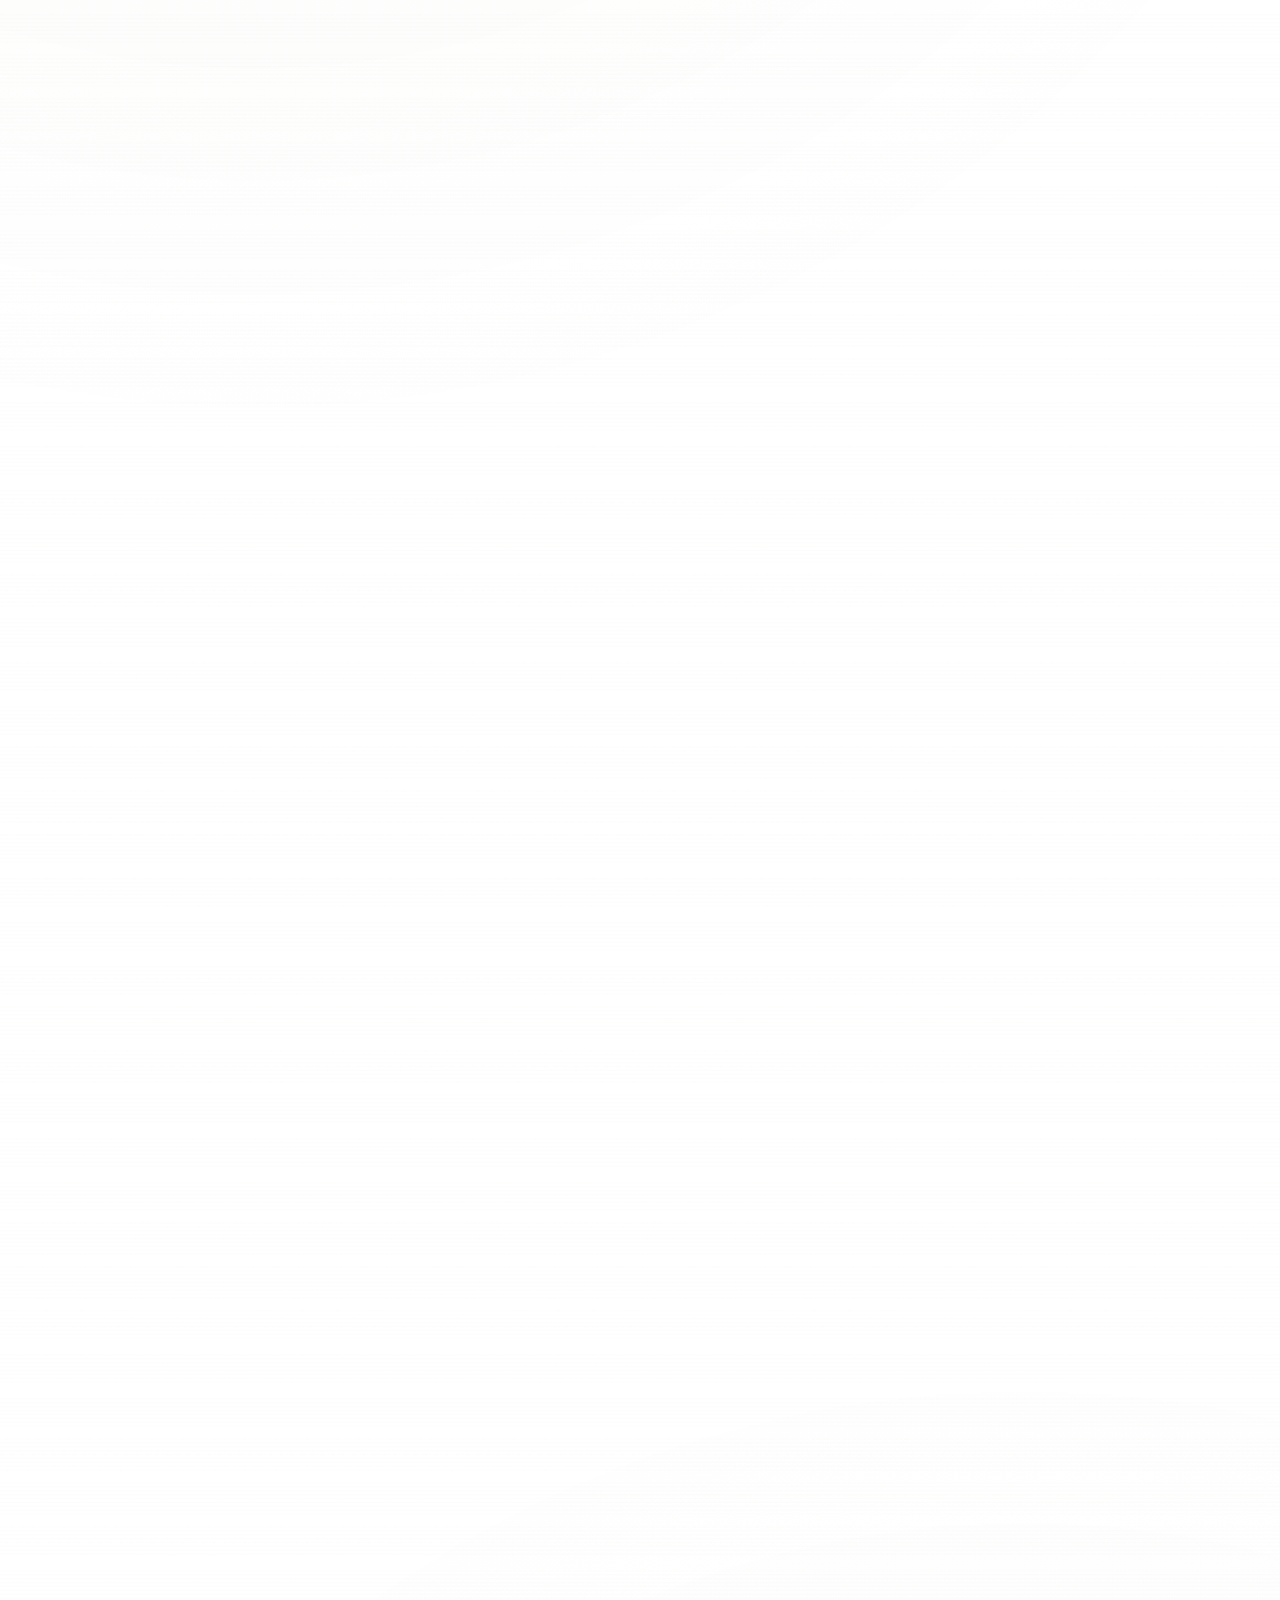
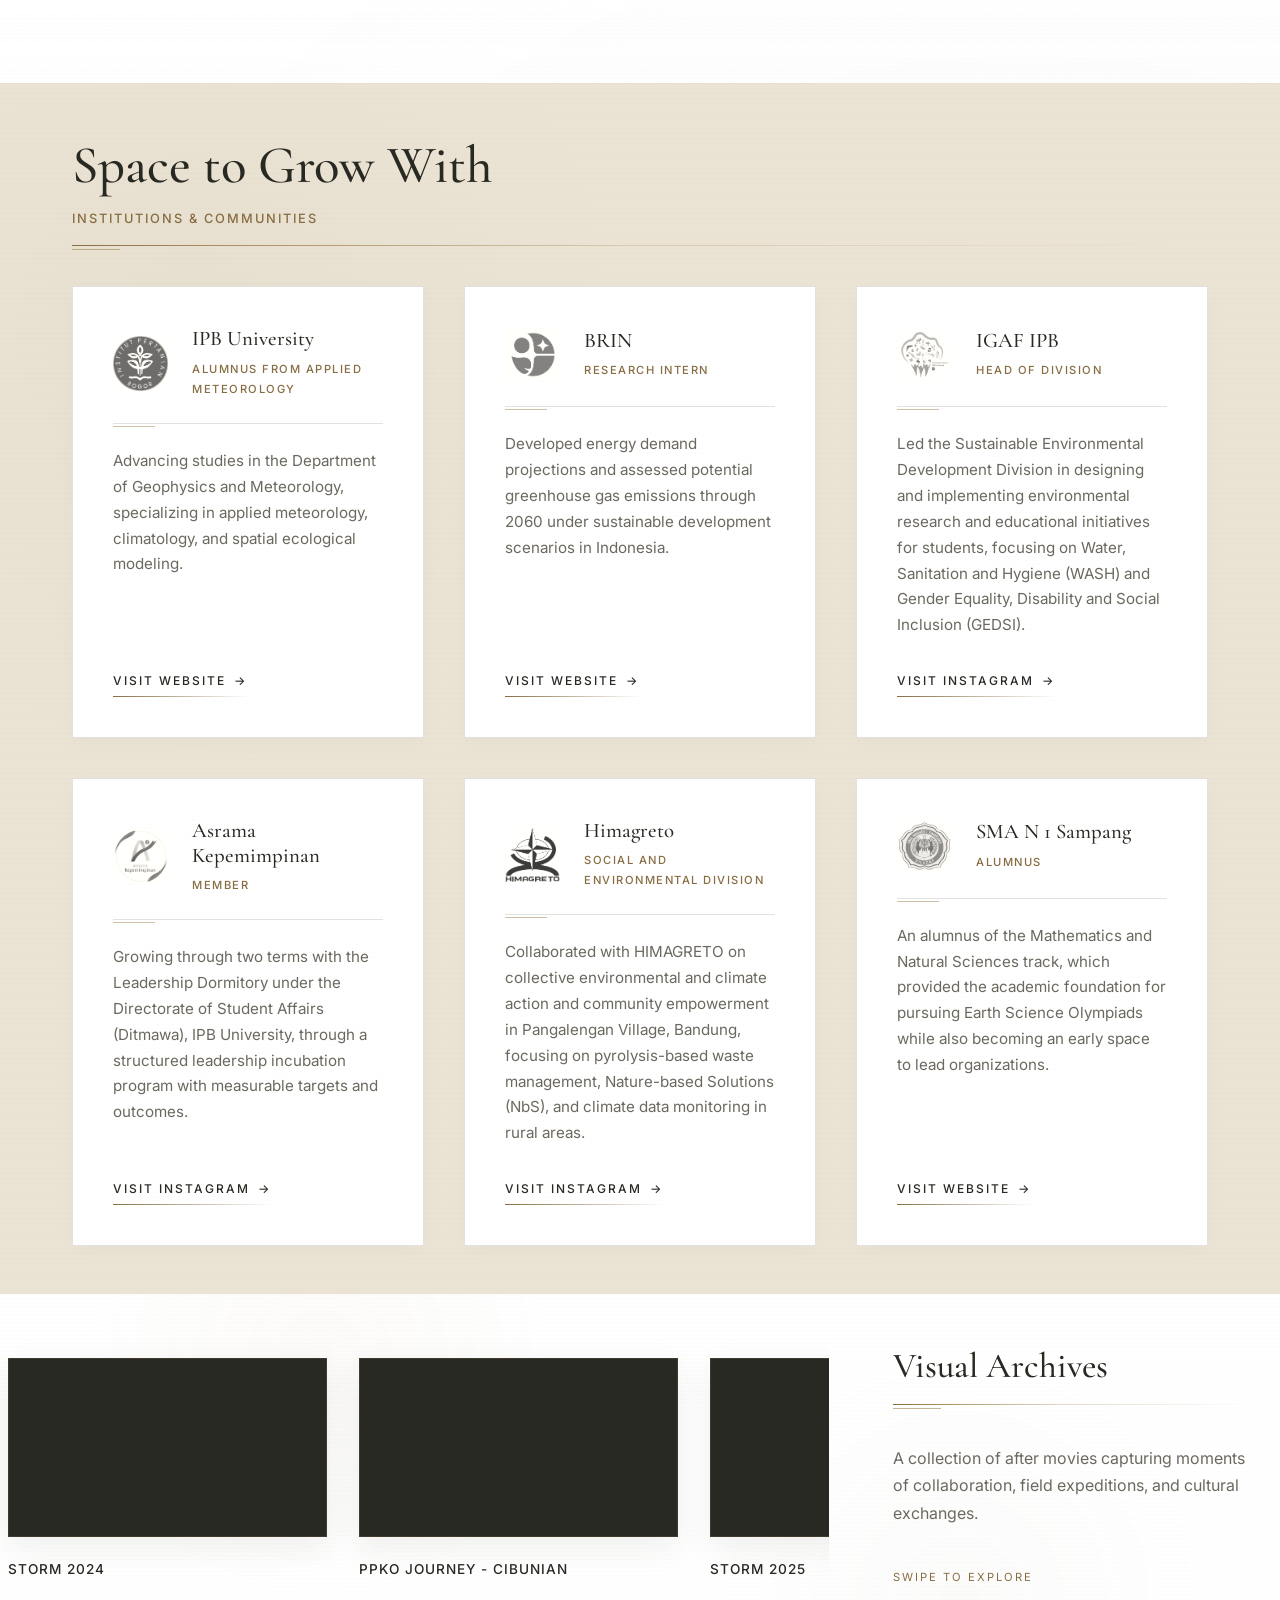
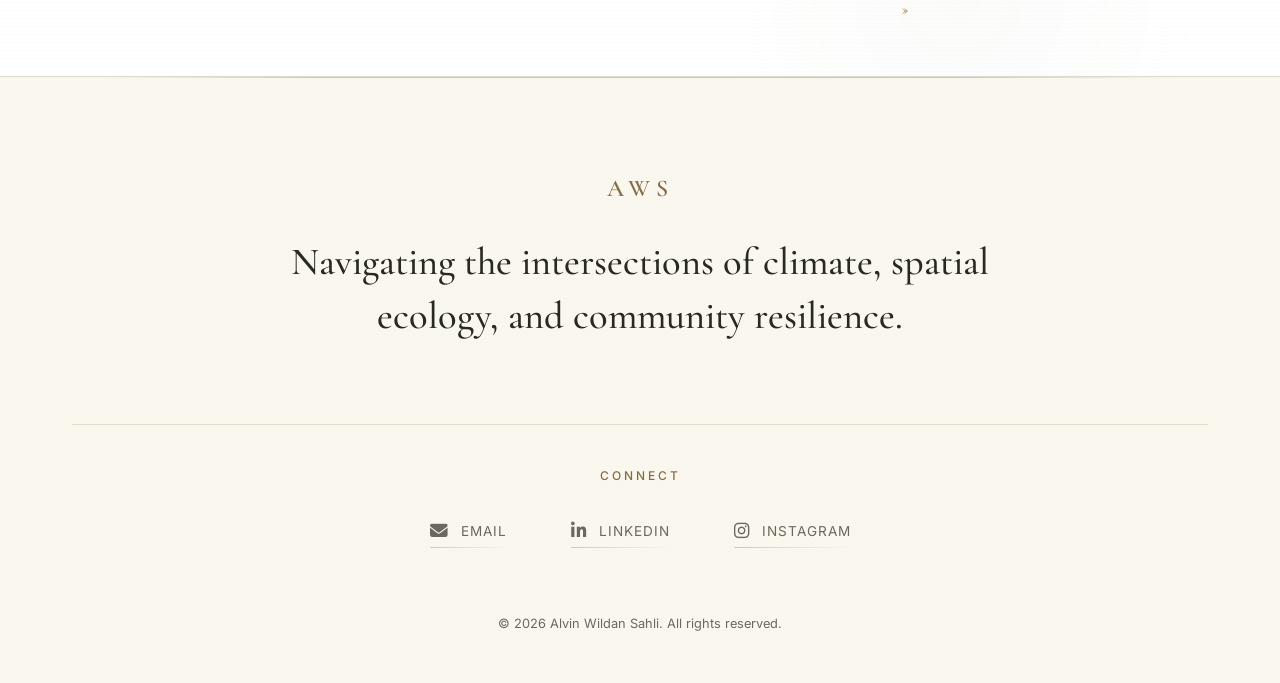
<file: aws.html>
<!doctype html>
<html lang="en">
  <head>
    <meta charset="UTF-8" />
    <meta name="viewport" content="width=device-width, initial-scale=1.0" />
    <title>AWS | A Personal Archive</title>
    <link rel="preconnect" href="https://fonts.googleapis.com" />
    <link rel="preconnect" href="https://fonts.gstatic.com" crossorigin />
    <link
      href="https://fonts.googleapis.com/css2?family=Crimson+Text:ital,wght@0,400;0,600;0,700;1,400;1,600&family=Inter:wght@300;400;500;600&display=swap"
      rel="stylesheet"
    />
    <link
      rel="stylesheet"
      href="https://cdnjs.cloudflare.com/ajax/libs/font-awesome/6.5.2/css/all.min.css"
    />
    <link rel="stylesheet" href="/index.css" />
    <link
      rel="stylesheet"
      href="https://cdnjs.cloudflare.com/ajax/libs/font-awesome/6.5.2/css/all.min.css"
    />
  </head>
  <body>
    <header class="site-header">
      <nav class="site-nav">
        <div class="nav-logo">
          <a href="aws.html" class="brand-text">AWS</a>
        </div>
        <ul class="nav-links">
          <li>
            <a
              href="./features/note/note.html"
              class="translatable"
              data-en="Notes"
              data-id="Catatan"
              >Notes</a
            >
          </li>
          <li>
            <a
              href="features/library/library.html"
              class="translatable"
              data-en="Library"
              data-id="Perpustakaan"
              >Library</a
            >
          </li>
          <li>
            <a
              href="./features/profile/profile.html"
              class="translatable"
              data-en="Profile"
              data-id="Profil"
              >Profile</a
            >
          </li>
          <li class="lang-menu">
            <div class="lang-switcher">
              <button
                class="lang-btn"
                id="btn-id"
                onclick="switchLanguage('id')"
              >
                ID
              </button>
              <span class="lang-divider">|</span>
              <button
                class="lang-btn active"
                id="btn-en"
                onclick="switchLanguage('en')"
              >
                EN
              </button>
            </div>
          </li>
        </ul>
      </nav>
    </header>
<!-- =========================================================
     HERO
========================================================= -->
<section class="hero-section bg-white">
  <div class="container hero-content">
  </div>
</section>
<!-- =========================================================
     ARCHIVE INTRODUCTION
========================================================= -->
<section class="content-section archive-intro-section">
  <div class="container intro-layout">
    <div class="intro-text">
  <h2
    class="section-title translatable"
    data-en="Commonplace"
    data-id="Kehidupan Sehari-hari"
  >
    Commonplace
  </h2>
  <p
    class="drop-cap translatable"
    data-en="Write down a thought before it disappears."
    data-id="Tulislah sebuah pikiran sebelum dia menghilang."
  >
    Write down a thought before it disappears.
  </p>
  <p
    class="translatable"
    data-en="Some thoughts arrive quietly. They do not ask to be remembered, yet for a brief moment, they make the world feel different. Then time moves, another thought takes its place, and what once felt important becomes impossible to recall."
    data-id="Beberapa pikiran datang dengan diam. Mereka tidak meminta untuk diingat, tetapi untuk sesaat, mereka membuat dunia terasa berbeda. Kemudian waktu bergerak, pikiran lain mengambil tempatnya, dan sesuatu yang sebelumnya terasa begitu penting perlahan menjadi mustahil untuk diingat kembali."
  >
    Some thoughts arrive quietly. They do not ask to be remembered, yet for a brief moment, they make the world feel different. Then time moves, another thought takes its place, and what once felt important becomes impossible to recall.
  </p>
  <p
    class="translatable"
    data-en="Perhaps that is why we write."
    data-id="Mungkin itulah alasan kita menulis."
  >
    Perhaps that is why we write.
  </p>
</div>
    <div class="intro-image">
      <img
        src="/assets/images/bw.png"
        alt="Alvin Wildan Sahli Portrait"
      />
    </div>
  </div>
</section>
<!-- =========================================================
     COMMUNITY QUOTE — SEPARATE SECTION
========================================================= -->
<section class="community-quote-section">
  <div class="container community-quote-container">
    <blockquote class="community-quote">
    <p
      class="translatable"
      data-en="Even the word desa feels closer to Indonesia than kota. Perhaps that is why Desanesia sounds more familiar than Kotanesia."
      data-id="Bahkan kata desa terasa lebih dekat dengan Indonesia daripada kota. Mungkin karena itu, Desanesia terdengar lebih akrab daripada Kotanesia."
    >
      Even the word desa feels closer to Indonesia than kota. Perhaps that is why Desanesia sounds more familiar than Kotanesia.
    </p>
  </div>
</section>
<!-- ============================================================
     SECTION 2: AINAN — FEATURED NOTES
     ============================================================ -->
<section class="content-section-ainan ainan-section">
  <!-- PAGE TITLE — MENEMPEL PADA AINAN SECTION -->
  <div class="ainan-page-title">
    <h2
      class="translatable"
      data-en="Community Development and Service Learning Program"
      data-id="Program Pengembangan Masyarakat dan Pembelajaran Berbasis Pengabdian"
    >
      Program Pengembangan Masyarakat
      <span>dan Pembelajaran Berbasis Pengabdian</span>
    </h2>
  </div>
  <!-- CARDS -->
  <div class="ainan-container">
    <!-- CARD 1 -->
    <article class="ainan-glass-card">
      <div class="ainan-card-content">
        <!-- CATEGORY -->
        <span
          class="ainan-card-category translatable"
          data-en="Community Empowerment"
          data-id="Pemberdayaan Masyarakat"
        >
          Community Empowerment
        </span>
        <!-- TITLE -->
        <h3
          class="ainan-card-title translatable"
          data-en="Beneath the Shadow of Landslides"
          data-id="Dibawah Bayang Bayang Tanah Longsor"
        >
          Beneath the Shadow of Landslides
        </h3>
        <!-- DESCRIPTION -->
        <p
          class="ainan-card-description translatable"
          data-en="Since 2012, at least one landslide has been recorded every year in Cibunian Village, Bogor Regency. These hydro-meteorological disasters not only damage infrastructure but also threaten community safety, income stability, and access to education. Addressing these risks requires collective efforts through well-planned, sustainable adaptation and mitigation measures that actively involve the community."
          data-id="Sejak 2012, setidaknya satu kejadian tanah longsor tercatat setiap tahun di Desa Cibunian, Kabupaten Bogor. Bencana hidrometeorologi ini tidak hanya merusak infrastruktur tapi mengancam keselamatan masyarakat, kestabilan pendapatan serta akses terhadap pendidikan. Ancaman dan tantangan tersebut memerlukan upaya kolektif melalui langkah-langkah adaptasi dan mitigasi yang terencana, berkelanjutan, dan melibatkan masyarakat secara aktif."
        >
          Since 2012, at least one landslide has been recorded every year in Cibunian Village, Bogor Regency. These hydro-meteorological disasters not only damage infrastructure but also threaten community safety, income stability, and access to education. Addressing these risks requires collective efforts through well-planned, sustainable adaptation and mitigation measures that actively involve the community.
        </p>
        <!-- META INFORMATION -->
        <div class="ainan-meta">
          <!-- PROGRAM -->
          <div class="ainan-meta-item">
            <span class="ainan-meta-label">PROGRAM</span>
            <span class="ainan-meta-value">PPK Ormawa</span>
          </div>
          <!-- LOCATION -->
          <div class="ainan-meta-item">
            <span class="ainan-meta-label">LOCATION</span>
            <span class="ainan-meta-value">Cibunian, Bogor</span>
          </div>
          <!-- DATE -->
          <div class="ainan-meta-item">
            <span class="ainan-meta-label">DATE</span>
            <span class="ainan-meta-value">5 Jul – 21 Oct 2025</span>
          </div>
        </div>
        <!-- READ MORE LINK -->
        <a
          href="note.html"
          class="ainan-card-link"
          aria-label="Read the full story about the Land of Sunda"
        >
          <span
            class="translatable"
            data-en="Read the full story"
            data-id="Baca cerita lengkap"
          >
            Read the full story
          </span>
          <span aria-hidden="true">→</span>
        </a>
      </div>
    </article>
    <!-- ========================================================
         CARD 2 — JOURNEY THROUGH THE LAND OF SUNDA
         ======================================================== -->
    <article class="ainan-glass-card">
      <div class="ainan-card-content">
        <!-- CATEGORY -->
        <span
          class="ainan-card-category translatable"
          data-en="Cultural Exchange"
          data-id="Pertukaran Budaya"
        >
          Cultural Exchange
        </span>
        <!-- TITLE -->
        <h3
          class="ainan-card-title translatable"
          data-en="Learning from Ainan"
          data-id="Belajar dari Ainan"
        >
          Learning from Ainan
        </h3>
        <!-- DESCRIPTION -->
        <p
          class="ainan-card-description translatable"
          data-en="Ainan-cho is one of the rural areas of Ehime Prefecture experiencing significant depopulation and population ageing. Through the SUIJI Service Learning Program, cultural traditions, local knowledge, environmental adaptation, and community resilience became part of a direct learning experience."
          data-id="Ainan-cho merupakan salah satu wilayah pedesaan di Prefektur Ehime yang menghadapi depopulasi dan penuaan penduduk yang signifikan. Melalui SUIJI Service Learning Program, tradisi budaya, pengetahuan lokal, adaptasi lingkungan, dan resiliensi masyarakat menjadi bagian dari pengalaman belajar secara langsung."
        >
          Ainan-cho is one of the rural areas of Ehime Prefecture
          experiencing significant depopulation and population ageing.
          Through the SUIJI Service Learning Program, cultural traditions,
          local knowledge, environmental adaptation, and community resilience
          became part of a direct learning experience.
        </p>
        <!-- META INFORMATION -->
        <div class="ainan-meta">
          <!-- PROGRAM -->
          <div class="ainan-meta-item">
            <span class="ainan-meta-label">PROGRAM</span>
            <span class="ainan-meta-value">SUIJI SLP</span>
          </div>
          <!-- LOCATION -->
          <div class="ainan-meta-item">
            <span class="ainan-meta-label">LOCATION</span>
            <span class="ainan-meta-value">Ainan-cho, Ehime</span>
          </div>
          <!-- DATE -->
          <div class="ainan-meta-item">
            <span class="ainan-meta-label">DATE</span>
            <span class="ainan-meta-value">19 Aug – 5 Sept 2025</span>
          </div>
        </div>
        <!-- READ MORE LINK -->
        <a
          href="note.html"
          class="ainan-card-link"
          aria-label="Read the full story about learning from Ainan"
        >
          <span
            class="translatable"
            data-en="Read the full story"
            data-id="Baca cerita lengkap"
          >
            Read the full story
          </span>
          <span aria-hidden="true">→</span>
        </a>
      </div>
    </article>
    <!-- ========================================================
         CARD 3 — JOURNEY THROUGH THE LAND OF SUNDA
         ======================================================== -->
    <article class="ainan-glass-card">
      <div class="ainan-card-content">
        <!-- CATEGORY -->
        <span
          class="ainan-card-category translatable"
          data-en="Cultural Exchange"
          data-id="Pertukaran Budaya"
        >
          Cultural Exchange
        </span>
        <!-- TITLE -->
        <h3
          class="ainan-card-title translatable"
          data-en="A Journey Through the Land of Sunda"
          data-id="Perjalanan di Tanah Sunda"
        >
          A Journey Through the Land of Sunda
        </h3>
        <!-- DESCRIPTION -->
        <p
          class="ainan-card-description translatable"
          data-en="One of the traces of the Pajajaran Kingdom can be found in Pasir Eurih Village, Bogor Regency. Not far from the urban area, the village preserves stories passed down through generations. Its living traditions have become an integral part of everyday life, naturally blending into the community's customs, values, and way of life."
          data-id="Salah satu jejak Kerajaan Pajajaran dapat ditemukan di Desa Pasir Eurih, Kabupaten Bogor. Tidak jauh dari kawasan perkotaan, desa ini menyimpan cerita yang diwariskan dari generasi ke generasi. Tradisi yang masih hidup telah menjadi bagian tak terpisahkan dari kehidupan sehari-hari, menyatu secara alami dengan adat, nilai, dan cara hidup masyarakat yang terus dilestarikan."
        >
          One of the traces of the Pajajaran Kingdom can be found in
          Pasir Eurih Village, Bogor Regency. Not far from the urban area,
          the village preserves stories passed down through generations.
          Its living traditions have become an integral part of everyday life,
          naturally blending into the community's customs, values, and way of life.
        </p>
        <!-- META INFORMATION -->
        <div class="ainan-meta">
          <!-- PROGRAM -->
          <div class="ainan-meta-item">
            <span class="ainan-meta-label">PROGRAM</span>
            <span class="ainan-meta-value">SUIJI SLP</span>
          </div>
          <!-- LOCATION -->
          <div class="ainan-meta-item">
            <span class="ainan-meta-label">LOCATION</span>
            <span class="ainan-meta-value">Pasir Eurih, Bogor</span>
          </div>
          <!-- DATE -->
          <div class="ainan-meta-item">
            <span class="ainan-meta-label">DATE</span>
            <span class="ainan-meta-value">21 Feb – 5 Mar 2025</span>
          </div>
        </div>
        <!-- READ MORE LINK -->
        <a
          href="note.html"
          class="ainan-card-link"
          aria-label="Read the full story about the Land of Sunda"
        >
          <span
            class="translatable"
            data-en="Read the full story"
            data-id="Baca cerita lengkap"
          >
            Read the full story
          </span>
          <span aria-hidden="true">→</span>
        </a>
      </div>
    </article>
  </div>
</section>
<!-- SECTION 3: Growing With (Organizations & Communities) -->
<section class="content-section bg-alt">
  <div class="container">
    <div class="section-title">
      <h2
        class="translatable"
        data-en="Space to Grow With"
        data-id="Ruang Tumbuh Bersama"
      >
        Space to Grow With
      </h2>
      
      <!-- Opsional: Jika ingin ada teks kecil di kanan header -->
      <span class="footer-tagline translatable" data-en="Institutions & Communities" data-id="Institusi & Komunitas">
        Institutions & Communities
      </span>
    </div>
    <div class="org-grid">
      <!-- 1. IPB University -->
      <article class="org-card">
        <div class="org-header">
          <img src="assets/images/ipb.png" alt="IPB University Logo" class="org-logo">
          <div class="org-title-wrapper">
            <h3 class="org-name">IPB University</h3>
            <span class="org-role translatable" data-en="Alumnus from Applied Meteorology" data-id="Alumnus Meteorologi Terapan">
              Alumnus from Applied Meteorology
            </span>
          </div>
        </div>
        <p class="org-desc translatable" data-en="Advancing studies in the Department of Geophysics and Meteorology, specializing in applied meteorology, climatology, and spatial ecological modeling." data-id="Melanjutkan studi di Departemen Geofisika dan Meteorologi, dengan spesialisasi pada meteorologi terapan, klimatologi, dan pemodelan ekologi spasial.">
          Advancing studies in the Department of Geophysics and Meteorology, specializing in applied meteorology, climatology, and spatial ecological modeling.
        </p>
        <a href="https://ipb.ac.id/" target="_blank" rel="noopener noreferrer" class="org-link">
          <span class="translatable" data-en="Visit Website" data-id="Kunjungi Situs">Visit Website</span> &rarr;
        </a>
      </article>
      <!-- 2. BRIN -->
      <article class="org-card">
        <div class="org-header">
          <img src="assets/images/brin.png" alt="BRIN Logo" class="org-logo">
          <div class="org-title-wrapper">
            <h3 class="org-name">BRIN</h3>
            <span class="org-role translatable" data-en="Research Intern" data-id="Magang Riset">
              Research Intern
            </span>
          </div>
        </div>
        <p class="org-desc translatable" data-en="Developed energy demand projections and assessed potential greenhouse gas emissions through 2060 under sustainable development scenarios in Indonesia." data-id="Melakukan pemodelan proyeksi kebutuhan energi dan potensi emisi gas rumah kaca hingga tahun 2060 dengan mempertimbangkan skenario pembangunan berkelanjutan di Indonesia.">
          Developed energy demand projections and assessed potential greenhouse gas emissions through 2060 under sustainable development scenarios in Indonesia.
        </p>
        <a href="https://www.brin.go.id/" target="_blank" rel="noopener noreferrer" class="org-link">
          <span class="translatable" data-en="Visit Website" data-id="Kunjungi Situs">Visit Website</span> &rarr;
        </a>
      </article>
      <!-- 3. IGAF IPB -->
      <article class="org-card">
        <div class="org-header">
          <img src="assets/images/igaf.png" alt="IGAF Logo" class="org-logo">
          <div class="org-title-wrapper">
            <h3 class="org-name">IGAF IPB</h3>
            <span class="org-role translatable" data-en="Head of Division" data-id="Ketua Divisi">
              Head of Division
            </span>
          </div>
        </div>
        <p class="org-desc translatable" data-en="Led the Sustainable Environmental Development Division in designing and implementing environmental research and educational initiatives for students, focusing on Water, Sanitation and Hygiene (WASH) and Gender Equality, Disability and Social Inclusion (GEDSI)." data-id="Memimpin Divisi Sustainable Environmental Development dalam merancang dan melaksanakan kegiatan riset serta edukasi lingkungan bagi mahasiswa, dengan fokus pada isu Water, Sanitation and Hygiene (WASH) serta Gender Equality, Disability and Social Inclusion (GEDSI).">
          Led the Sustainable Environmental Development Division in designing and implementing environmental research and educational initiatives for students, focusing on Water, Sanitation and Hygiene (WASH) and Gender Equality, Disability and Social Inclusion (GEDSI).
        </p>
        <a href="https://www.instagram.com/igaf_ipb" target="_blank" rel="noopener noreferrer" class="org-link">
          <span class="translatable" data-en="Visit Instagram" data-id="Kunjungi Instagram">Visit Instagram</span> &rarr;
        </a>
      </article>
      <!-- 4. Asrama Kepemimpinan -->
      <article class="org-card">
        <div class="org-header">
          <img src="assets/images/ak.png" alt="Asrama Kepemimpinan Logo" class="org-logo">
          <div class="org-title-wrapper">
            <h3 class="org-name">Asrama Kepemimpinan</h3>
            <span class="org-role translatable" data-en="Member" data-id="Anggota">
              Member
            </span>
          </div>
        </div>
        <p class="org-desc translatable" data-en="Growing through two terms with the Leadership Dormitory under the Directorate of Student Affairs (Ditmawa), IPB University, through a structured leadership incubation program with measurable targets and outcomes." data-id="Bertumbuh bersama Asrama Kepemimpinan Ditmawa IPB University selama dua periode, melalui proses inkubasi kepemimpinan yang terstruktur dengan target dan capaian yang terukur.">
          Growing through two terms with the Leadership Dormitory under the Directorate of Student Affairs (Ditmawa), IPB University, through a structured leadership incubation program with measurable targets and outcomes.
        </p>
        <a href="https://www.instagram.com/ak.ipb" target="_blank" rel="noopener noreferrer" class="org-link">
          <span class="translatable" data-en="Visit Instagram" data-id="Kunjungi Instagram">Visit Instagram</span> &rarr;
        </a>
      </article>
      <!-- 5. Himagreto -->
      <article class="org-card">
        <div class="org-header">
          <img src="assets/images/himagreto.png" alt="Himagreto Logo" class="org-logo">
          <div class="org-title-wrapper">
            <h3 class="org-name">Himagreto</h3>
            <span class="org-role translatable" data-en="Social and Environmental Division" data-id="Divisi Sosial dan Lingkungan">
              Social and Environmental Division
            </span>
          </div>
        </div>
        <p class="org-desc translatable" data-en="Collaborated with HIMAGRETO on collective environmental and climate action and community empowerment in Pangalengan Village, Bandung, focusing on pyrolysis-based waste management, Nature-based Solutions (NbS), and climate data monitoring in rural areas." data-id="Bersama HIMAGRETO, terlibat dalam aksi kolektif di bidang lingkungan dan perubahan iklim serta pemberdayaan masyarakat di Desa Pangalengan, Bandung, dengan fokus pada pengelolaan sampah berbasis pirolisis, Nature-based Solutions (NbS), dan pemantauan data iklim di wilayah pedesaan.">
          Collaborated with HIMAGRETO on collective environmental and climate action and community empowerment in Pangalengan Village, Bandung, focusing on pyrolysis-based waste management, Nature-based Solutions (NbS), and climate data monitoring in rural areas.
        </p>
        <a href="https://www.instagram.com/sosling_himagreto/" target="_blank" rel="noopener noreferrer" class="org-link">
          <span class="translatable" data-en="Visit Instagram" data-id="Kunjungi Instagram">Visit Instagram</span> &rarr;
        </a>
      </article>
      
      <!-- 6. SMA N 1 Sampang -->
      <article class="org-card">
        <div class="org-header">
          <img src="assets/images/sma.png" alt="SMA N 1 Sampang Logo" class="org-logo">
          <div class="org-title-wrapper">
            <h3 class="org-name">SMA N 1 Sampang</h3>
            <span class="org-role translatable" data-en="Alumnus" data-id="Alumnus">
              Alumnus
            </span>
          </div>
        </div>
        <p class="org-desc translatable" data-en="An alumnus of the Mathematics and Natural Sciences track, which provided the academic foundation for pursuing Earth Science Olympiads while also becoming an early space to lead organizations." data-id="Alumni peminatan Matematika dan Ilmu Pengetahuan Alam yang menjadi fondasi akademik untuk mendalami olimpiade sains kebumian, sekaligus menjadi ruang awal untuk memimpin organisasi.">
          An alumnus of the Mathematics and Natural Sciences track, which provided the academic foundation for pursuing Earth Science Olympiads while also becoming an early space to lead organizations.
        </p>
        <a href="https://sman1sampang.sch.id/prestasi/" target="_blank" rel="noopener noreferrer" class="org-link">
          <span class="translatable" data-en="Visit Website" data-id="Kunjungi Situs">Visit Website</span> &rarr;
        </a>
      </article>
    </div>
  </div>
</section>
<!-- SECTION 4: After Movies (Horizontal Scroll) -->
<section class="content-section bg-paper">
  <div class="aftermovie-layout">
    
    <!-- KIRI: 3/4 Layar (Video Carousel) -->
    <div class="aftermovie-carousel-wrapper">
      
      <!-- Video Container -->
      <div class="aftermovie-carousel" id="am-carousel">
        <div class="aftermovie-item">
          <div class="youtube-wrapper">
            <iframe src="https://www.youtube.com/embed/va9fvW3wSvw?rel=0" allowfullscreen></iframe>
          </div>
          <h4 class="aftermovie-title">PPKO Journey - Cibunian</h4>
        </div>
        <div class="aftermovie-item">
          <div class="youtube-wrapper">
            <iframe src="https://www.youtube.com/embed/YYK7Y1hSRdU?si=B14g4CpLaMb0_PCM" allowfullscreen></iframe>
          </div>
          <h4 class="aftermovie-title">STORM 2025</h4>
        </div>
        <div class="aftermovie-item">
          <div class="youtube-wrapper">
            <iframe src="https://www.youtube.com/embed/4Vu_Ql1dh4E?si=VKC6OjJEEfGLaIjv" allowfullscreen></iframe>
          </div>
          <h4 class="aftermovie-title">PODCAST HARI BUMI 2025</h4>
        </div>
        <div class="aftermovie-item">
          <div class="youtube-wrapper">
            <iframe src="https://www.youtube.com/embed/sPL_2GFSaBI?si=b1cquwDVeeffRHgr" allowfullscreen></iframe>
          </div>
          <h4 class="aftermovie-title">PODCAST HARI LINGKUNGAN 2023</h4>
        </div>
         <div class="aftermovie-item">
          <div class="youtube-wrapper">
            <iframe src="https://www.youtube.com/embed/7c47uSySnv8?si=QbFB-28BBcIsM_ZT" allowfullscreen></iframe>
          </div>
          <h4 class="aftermovie-title">PODCAST GENERASI MUDA TANRI ABENG UNIVERSITY</h4>
        </div>
        <div class="aftermovie-item">
          <div class="youtube-wrapper">
            <iframe src="https://www.youtube.com/embed/nPgjrp63_JU?si=OEoZipLMBdZXfvs5" allowfullscreen></iframe>
          </div>
          <h4 class="aftermovie-title">SUIJI SLP 2025 - Pasir Eurih</h4>
        </div>
        <div class="aftermovie-item">
          <div class="youtube-wrapper">
            <iframe src="https://www.youtube.com/embed/KT8_fWhqbfY?si=K36uI-6Vf8Xt7vWI" allowfullscreen></iframe>
          </div>
          <h4 class="aftermovie-title">STORM 2024</h4>
        </div>
        
      </div>
      <!-- Container untuk Dots & Arrows -->
      <div class="carousel-controls-wrapper">
        <!-- Titik Indikator -->
        <div class="carousel-dots" id="am-dots"></div>
        
        <!-- Tombol Panah Kiri Kanan -->
        
      </div>
    </div>
    <!-- KANAN: 1/4 Layar (Keterangan) -->
    <div class="aftermovie-info">
      <h2 class="section-title translatable" data-en="Visual Archives" data-id="Arsip Visual">
        Visual Archives
      </h2>
      <p class="translatable" data-en="A collection of after movies capturing moments of collaboration, field expeditions, and cultural exchanges." data-id="Kumpulan video kilas balik yang merekam momen kolaborasi, ekspedisi lapangan, dan pertukaran budaya.">
        A collection of after movies capturing moments of collaboration, field expeditions, and cultural exchanges.
      </p>
      
      <!-- HINT GESER BARU -->
      <div class="swipe-hint-wrapper">
        <span class="scroll-hint translatable" data-en="Swipe to explore" data-id="Geser untuk melihat">
          Swipe to explore
        </span>
        <div class="animated-chevrons">
          <span>&rsaquo;</span>
          <span>&rsaquo;</span>
        </div>
      </div>
      
    </div>
  </div>
</section>
<!-- =========================================================
     UNIVERSAL FOOTER
========================================================= -->
<footer class="site-footer">
  <div class="footer-container">
    
    <!-- BAGIAN ATAS: LOGO & TAGLINE -->
    <div class="footer-center">
      <h3 class="footer-brand-logo">AWS</h3>
      <p
        class="footer-tagline-large translatable"
        data-en="Navigating the intersections of climate, spatial ecology, and community resilience."
        data-id="Menelusuri persimpangan antara iklim, ekologi spasial, dan resiliensi masyarakat."
      >
        Navigating the intersections of climate, spatial ecology, and community resilience.
      </p>
    </div>

    <!-- BAGIAN BAWAH: CONNECT CENTERED & COPYRIGHT -->
    <div class="footer-bottom-area">
      
      <div class="footer-connect-centered">
        <span class="nav-group-title translatable" data-en="Connect" data-id="Hubungi">Connect</span>
        <div class="connect-links">
          <a
                href="https://mail.google.com/mail/?view=cm&fs=1&to=alvinwildansahli@gmail.com"
                target="_blank"
                rel="noopener noreferrer"
              >
                <i class="fa-solid fa-envelope"></i> Email
              </a>
          <a href="https://www.linkedin.com/in/alvinwildans" target="_blank" rel="noopener noreferrer">
            <i class="fa-brands fa-linkedin-in"></i> LinkedIn
          </a>
          <a href="https://www.instagram.com/alvinwildans" target="_blank" rel="noopener noreferrer">
            <i class="fa-brands fa-instagram"></i> Instagram
          </a>
        </div>
      </div>

      <div class="footer-copyright">
        <p>&copy; 2026 Alvin Wildan Sahli. All rights reserved.</p>
      </div>
      
    </div>
  </div>
</footer>

<script src="/index.js"></script>
</body>
</html>
</file>
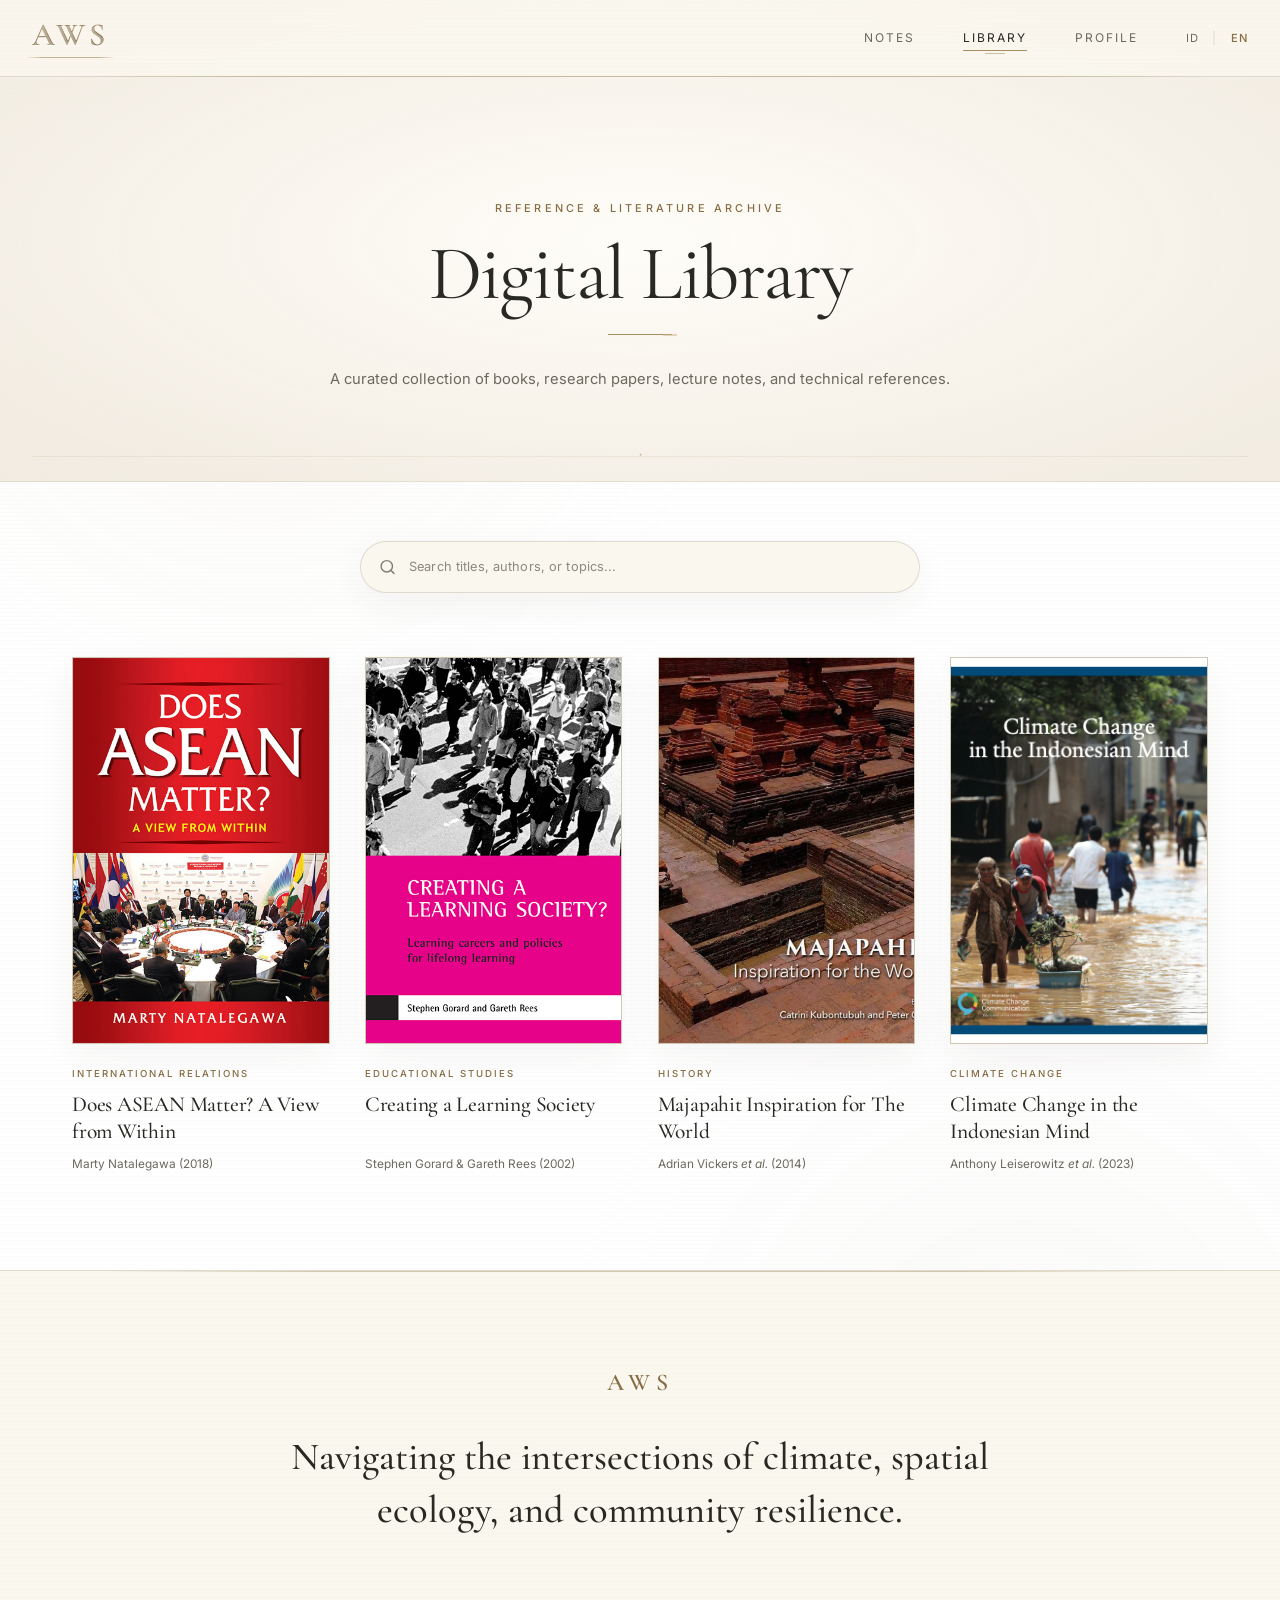
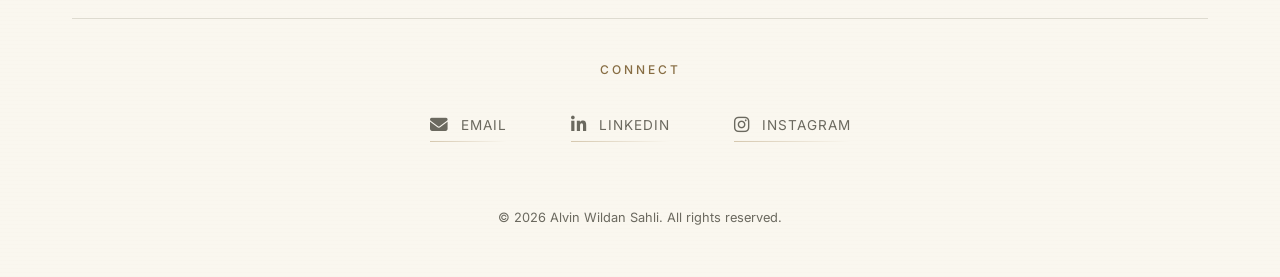
<file: features/library/library.html>
<!doctype html>
<html lang="en">
  <head>
    <meta charset="UTF-8" />
    <meta name="viewport" content="width=device-width, initial-scale=1.0" />

    <title>Library | AWS Archive</title>

    <!-- =========================================================
         TYPOGRAPHY
         Shared visual language:
         Cormorant Garamond + Inter
    ========================================================== -->
    <link rel="preconnect" href="https://fonts.googleapis.com" />
    <link rel="preconnect" href="https://fonts.gstatic.com" crossorigin />

    <link
      href="https://fonts.googleapis.com/css2?family=Cormorant+Garamond:ital,wght@0,400;0,500;0,600;0,700;1,400;1,500&family=Inter:wght@300;400;500;600&display=swap"
      rel="stylesheet"
    />

    <!-- Font Awesome -->
    <link
      rel="stylesheet"
      href="https://cdnjs.cloudflare.com/ajax/libs/font-awesome/6.5.2/css/all.min.css"
    />

    <!-- =========================================================
         SHARED SITE SYSTEM
         MUST LOAD BEFORE PAGE-SPECIFIC CSS
    ========================================================== -->
    <link rel="stylesheet" href="../../index.css" />

    <!-- Library-specific styles -->
    <link rel="stylesheet" href="./library.css" />
  </head>

  <body class="library-page">
    <!-- =========================================================
         HEADER
         Styling inherited entirely from ../../index.css
    ========================================================== -->
    <header class="site-header">
      <nav class="site-nav">
        <div class="nav-logo">
          <a href="../../index.html" class="brand-text">AWS</a>
        </div>

        <ul class="nav-links">
          <li>
            <a
              href="../note/note.html"
              class="translatable"
              data-en="Notes"
              data-id="Catatan"
            >
              Notes
            </a>
          </li>

          <li>
            <a
              href="../library/library.html"
              class="active translatable"
              data-en="Library"
              data-id="Perpustakaan"
            >
              Library
            </a>
          </li>

          <li>
            <a
              href="../profile/profile.html"
              class="translatable"
              data-en="Profile"
              data-id="Profil"
            >
              Profile
            </a>
          </li>

          <li class="lang-menu">
            <div class="lang-switcher">
              <button
                type="button"
                class="lang-btn"
                id="btn-id"
                onclick="switchLanguage('id')"
                aria-label="Switch to Indonesian"
              >
                ID
              </button>

              <span class="lang-divider">|</span>

              <button
                type="button"
                class="lang-btn active"
                id="btn-en"
                onclick="switchLanguage('en')"
                aria-label="Switch to English"
              >
                EN
              </button>
            </div>
          </li>
        </ul>
      </nav>
    </header>

    <!-- =========================================================
         HERO
    ========================================================== -->
    <section
      class="ivy-header"
      id="dynamic-header"
      aria-labelledby="library-title"
    >
      <div class="ivy-container">
        <div class="subtitle-wrapper reveal-item">
          <span
            class="subtitle-text translatable"
            data-id="Arsip Referensi &amp; Literatur"
            data-en="Reference &amp; Literature Archive"
          >
            Reference &amp; Literature Archive
          </span>
        </div>

        <div class="title-wrapper reveal-item">
          <h1
            class="main-title translatable"
            id="library-title"
            data-id="Pustaka Digital"
            data-en="Digital Library"
          >
            Digital Library
          </h1>
        </div>

        <div class="gold-divider reveal-item" aria-hidden="true"></div>

        <div class="desc-wrapper reveal-item">
          <p
            class="header-desc translatable"
            data-id="Koleksi buku, makalah penelitian, catatan kuliah, dan referensi teknis pilihan."
            data-en="A curated collection of books, research papers, lecture notes, and technical references."
          >
            A curated collection of books, research papers, lecture notes, and
            technical references.
          </p>
        </div>
      </div>
    </section>

    <!-- =========================================================
         MAIN CONTENT
    ========================================================== -->
    <main class="container">
      <!-- =======================================================
           SEARCH
      ======================================================== -->
      <section class="library-controls reveal-item" aria-label="Library search">
        <div class="search-minimal-wrapper">
          <svg
            class="search-minimal-icon"
            viewBox="0 0 24 24"
            fill="none"
            stroke="currentColor"
            stroke-width="2"
            stroke-linecap="round"
            stroke-linejoin="round"
            aria-hidden="true"
          >
            <circle cx="11" cy="11" r="8"></circle>
            <line x1="21" y1="21" x2="16.65" y2="16.65"></line>
          </svg>

          <input
            type="search"
            id="librarySearch"
            class="search-minimal-input translatable"
            data-id="Cari judul buku, penulis, atau topik..."
            data-en="Search titles, authors, or topics..."
            placeholder="Search titles, authors, or topics..."
            autocomplete="off"
            onkeyup="executeLibrarySearch()"
            aria-label="Search library"
          />
        </div>
      </section>

      <!-- =======================================================
           LIBRARY GRID
      ======================================================== -->
      <section
        class="library-grid"
        id="libraryGridContainer"
        aria-label="Library collection"
      >
        <!-- =====================================================
             BOOK 1
        ====================================================== -->
        <a
          href="https://drive.google.com/file/d/1TwjVEdINnhv36mhEVnuLjjBkm_EQ6vBD/view?usp=drive_link"
          target="_blank"
          rel="noopener noreferrer"
          class="book-card reveal-item"
          aria-label="Open Does ASEAN Matter? A View from Within"
        >
          <div class="book-cover">
            <img
              src="../../assets/images/does asean matter.jpg"
              alt="Cover of Does ASEAN Matter? A View from Within"
              loading="lazy"
              decoding="async"
            />

            <div class="book-overlay">
              <span
                class="translatable"
                data-id="Buka Dokumen"
                data-en="Open Archive"
              >
                Open Archive
              </span>
            </div>
          </div>

          <div class="book-info">
            <span
              class="book-category translatable"
              data-id="Hubungan Internasional"
              data-en="International Relations"
            >
              International Relations
            </span>

            <h3 class="serif">Does ASEAN Matter? A View from Within</h3>

            <p>Marty Natalegawa (2018)</p>
          </div>
        </a>

        <!-- =====================================================
             BOOK 2
        ====================================================== -->
        <a
          href="https://drive.google.com/file/d/1mL0b049GjyB1iV6pf8_b9LDrxAyNK9Vj/view?usp=drive_link"
          target="_blank"
          rel="noopener noreferrer"
          class="book-card reveal-item"
          aria-label="Open Creating a Learning Society"
        >
          <div class="book-cover">
            <img
              src="../../assets/images/creating a learning society.jpg"
              alt="Cover of Creating a Learning Society"
              loading="lazy"
              decoding="async"
            />

            <div class="book-overlay">
              <span
                class="translatable"
                data-id="Buka Dokumen"
                data-en="Open Archive"
              >
                Open Archive
              </span>
            </div>
          </div>

          <div class="book-info">
            <span
              class="book-category translatable"
              data-id="Kajian Pendidikan"
              data-en="Educational Studies"
            >
              Educational Studies
            </span>

            <h3 class="serif">Creating a Learning Society</h3>

            <p>Stephen Gorard &amp; Gareth Rees (2002)</p>
          </div>
        </a>

        <!-- =====================================================
             BOOK 3
        ====================================================== -->
        <a
          href="https://drive.google.com/file/d/1SzsTY3Y1mCMqd7bYHcH9ThrwWLixcJcS/view?usp=drive_link"
          target="_blank"
          rel="noopener noreferrer"
          class="book-card reveal-item"
          aria-label="Open Majapahit Inspiration for The World"
        >
          <div class="book-cover">
            <img
              src="../../assets/images/majapahit.jpg"
              alt="Cover of Majapahit Inspiration for The World"
              loading="lazy"
              decoding="async"
            />

            <div class="book-overlay">
              <span
                class="translatable"
                data-id="Buka Dokumen"
                data-en="Open Archive"
              >
                Open Archive
              </span>
            </div>
          </div>

          <div class="book-info">
            <span
              class="book-category translatable"
              data-id="Sejarah"
              data-en="History"
            >
              History
            </span>

            <h3 class="serif">Majapahit Inspiration for The World</h3>

            <p>Adrian Vickers et al. (2014)</p>
          </div>
        </a>

        <!-- =====================================================
             BOOK 4
        ====================================================== -->
        <a
          href="https://drive.google.com/file/d/1vqP4gkbwur9MANTUcE_K2KX1Sm0JiJkh/view?usp=drive_link"
          target="_blank"
          rel="noopener noreferrer"
          class="book-card reveal-item"
          aria-label="Open Climate Change in the Indonesian Mind"
        >
          <div class="book-cover">
            <img
              src="../../assets/images/Climate change in the Indonesian mind.png"
              alt="Cover of Climate Change in the Indonesian Mind"
              loading="lazy"
              decoding="async"
            />

            <div class="book-overlay">
              <span
                class="translatable"
                data-id="Buka Dokumen"
                data-en="Open Archive"
              >
                Open Archive
              </span>
            </div>
          </div>

          <div class="book-info">
            <span
              class="book-category translatable"
              data-id="Perubahan Iklim"
              data-en="Climate Change"
            >
              Climate Change
            </span>

            <h3 class="serif">Climate Change in the Indonesian Mind</h3>

            <p>Anthony Leiserowitz et al. (2023)</p>
          </div>
        </a>
      </section>

      <!-- =======================================================
           NO RESULTS
      ======================================================== -->
      <div
        id="noResultsElement"
        class="no-results-box"
        role="status"
        aria-live="polite"
      >
        <p
          class="translatable"
          data-id="Tidak ada pustaka yang cocok dengan kriteria pencarian Anda."
          data-en="No reference materials match your search criteria."
        >
          No reference materials match your search criteria.
        </p>
      </div>
    </main>

    <!-- =========================================================
         FOOTER
         Styling inherited entirely from ../../index.css
    ========================================================== -->
    <footer class="site-footer">
      <div class="footer-container">
        <div class="footer-center">
          <h3 class="footer-brand-logo">AWS</h3>

          <p
            class="footer-tagline-large translatable"
            data-en="Navigating the intersections of climate, spatial ecology, and community resilience."
            data-id="Menelusuri persimpangan antara iklim, ekologi spasial, dan resiliensi masyarakat."
          >
            Navigating the intersections of climate, spatial ecology, and
            community resilience.
          </p>
        </div>

        <div class="footer-bottom-area">
          <div class="footer-connect-centered">
            <span
              class="nav-group-title translatable"
              data-en="Connect"
              data-id="Hubungi"
            >
              Connect
            </span>

            <div class="connect-links">
              <a
                href="https://mail.google.com/mail/?view=cm&fs=1&to=alvinwildansahli@gmail.com"
                target="_blank"
                rel="noopener noreferrer"
              >
                <i class="fa-solid fa-envelope" aria-hidden="true"></i>
                <span>Email</span>
              </a>

              <a
                href="https://www.linkedin.com/in/alvinwildans"
                target="_blank"
                rel="noopener noreferrer"
              >
                <i class="fa-brands fa-linkedin-in" aria-hidden="true"></i>
                <span>LinkedIn</span>
              </a>

              <a
                href="https://www.instagram.com/alvinwildans"
                target="_blank"
                rel="noopener noreferrer"
              >
                <i class="fa-brands fa-instagram" aria-hidden="true"></i>
                <span>Instagram</span>
              </a>
            </div>
          </div>

          <div class="footer-copyright">
            <p>&copy; 2026 Alvin Wildan Sahli. All rights reserved.</p>
          </div>
        </div>
      </div>
    </footer>

    <!-- =========================================================
         PAGE SCRIPT
    ========================================================== -->
    <script src="./library.js"></script>
  </body>
</html>
</file>
<file: index.css>
/* ==========================================================================
   AWS | A PERSONAL ARCHIVE — CURATED COMMONPLACE BOOK
   HISTORICAL EDITORIAL / ARCHIVAL / ETCHED GOLD VISUAL SYSTEM

   FUNCTION PRESERVED:
   - Fixed desktop hero + parallax
   - Mobile hero behavior
   - Community quote animation
   - GEE interactive dashboard + iframe
   - Recent Notes / AINAN section
   - Organizations grid
   - Aftermovie carousel
   - Contact / form accessibility
   - Footer
   - All existing responsive breakpoints
   - Reduced motion support
   - Existing class hooks and JS compatibility

   STYLE UPDATE ONLY:
   - Warm cream archival paper
   - Muted antique gold
   - Sepia
   - Charcoal black
   - Muted steel blue as rare accent
   - Classical serif typography
   - Minimal sans-serif UI
   - Linear filigree ornament
   - Etched-gold AWS identity
========================================================================== */

/* =========================================================
   1. IMPORTS & VARIABLES
========================================================= */

@import url("https://fonts.googleapis.com/css2?family=Cormorant+Garamond:ital,wght@0,400;0,500;0,600;0,700;1,400;1,500;1,600&family=Inter:wght@300;400;500;600&display=swap");

:root {
  /* -------------------------------------------------------
     ARCHIVAL PAPER PALETTE
  ------------------------------------------------------- */

  --bg-paper: #ffffff;
  --bg-white: #faf7ef;
  --bg-alt: #ebe4d5;
  --bg-index: #f4efe5;

  /* Slightly warmer paper variants */
  --paper-light: #f8f4eb;
  --paper-deep: #e8dfcd;

  /* -------------------------------------------------------
     TEXT
  ------------------------------------------------------- */

  --text-main: #292923;
  --text-muted: #6b695f;
  --text-soft: #817d72;

  /* -------------------------------------------------------
     MUTED ANTIQUE GOLD
  ------------------------------------------------------- */

  --accent-gold: #a88d5f;
  --accent-gold-deep: #876d43;
  --accent-gold-light: #c7b48c;

  /* -------------------------------------------------------
     SEPIA
  ------------------------------------------------------- */

  --accent-sepia: #826b50;
  --sepia-soft: #b7a388;

  /* -------------------------------------------------------
     RARE COOL ACCENT
  ------------------------------------------------------- */

  --accent-steel-blue: #637986;

  /* -------------------------------------------------------
     BORDERS
  ------------------------------------------------------- */

  --border-color: rgba(98, 88, 69, 0.18);
  --border-light: rgba(98, 88, 69, 0.11);
  --border-dark: rgba(41, 41, 35, 0.45);

  /* -------------------------------------------------------
     TYPOGRAPHY
  ------------------------------------------------------- */

  --font-serif: "Cormorant Garamond", "Garamond", "Baskerville", Georgia, serif;

  --font-sans:
    "Inter", -apple-system, BlinkMacSystemFont, "Segoe UI", sans-serif;

  /* -------------------------------------------------------
     FORM / GEOMETRY
  ------------------------------------------------------- */

  --radius-xs: 0px;

  --ease: all 0.4s cubic-bezier(0.16, 1, 0.3, 1);

  /* -------------------------------------------------------
     PAPER SHADOW
  ------------------------------------------------------- */

  --shadow-paper: 0 12px 35px rgba(57, 49, 36, 0.055);

  --shadow-paper-hover: 0 18px 45px rgba(57, 49, 36, 0.09);
}

/* =========================================================
   2. GLOBAL RESETS & TYPOGRAPHY
========================================================= */

* {
  margin: 0;
  padding: 0;
  box-sizing: border-box;
}

html {
  scroll-behavior: smooth;
  scroll-padding-top: 100px;

  background-color: var(--bg-paper);
}

body {
  /* -------------------------------------------------------
     SUBTLE ARCHIVAL PAPER TEXTURE
     No image required.
     Multiple layers create fine paper grain.
  ------------------------------------------------------- */

  background-color: var(--bg-paper);

  background-image:
    radial-gradient(
      circle at 20% 15%,
      rgba(164, 139, 99, 0.045) 0,
      transparent 26%
    ),
    radial-gradient(
      circle at 80% 75%,
      rgba(132, 107, 77, 0.035) 0,
      transparent 28%
    ),
    repeating-linear-gradient(
      0deg,
      rgba(72, 61, 45, 0.012) 0,
      rgba(72, 61, 45, 0.012) 1px,
      transparent 1px,
      transparent 4px
    ),
    linear-gradient(180deg, rgba(255, 255, 255, 0.2), rgba(255, 255, 255, 0));

  color: var(--text-main);

  font-family: var(--font-serif);
  line-height: 1.8;
  font-size: 1.15rem;

  -webkit-font-smoothing: antialiased;
  text-rendering: optimizeLegibility;

  overflow-x: hidden;
}

h1,
h2,
h3,
h4,
h5,
h6 {
  font-family: var(--font-serif);
  font-weight: 500;
  line-height: 1.3;
  color: var(--text-main);
}

a {
  color: inherit;
  text-decoration: none;
  transition: var(--ease);
}

ul {
  list-style: none;
}

img {
  max-width: 100%;
  display: block;
}

button,
input,
select,
textarea {
  font-family: inherit;
}

::selection {
  background: rgba(99, 121, 134, 0.16);
  color: var(--text-main);
}

.container {
  width: 100%;
  max-width: 1200px;
  margin-inline: auto;
  padding: 0 2rem;
}

/* =========================================================
   BACKGROUND UTILITIES
========================================================= */

.bg-white {
  background-color: var(--bg-white);

  background-image:
    linear-gradient(rgba(255, 255, 255, 0.15), rgba(255, 255, 255, 0.15)),
    repeating-linear-gradient(
      0deg,
      rgba(72, 61, 45, 0.009) 0,
      rgba(72, 61, 45, 0.009) 1px,
      transparent 1px,
      transparent 4px
    );
}

.bg-alt {
  background-color: var(--bg-alt);

  background-image:
    radial-gradient(
      circle at 15% 20%,
      rgba(168, 141, 95, 0.055),
      transparent 30%
    ),
    repeating-linear-gradient(
      0deg,
      rgba(72, 61, 45, 0.01) 0,
      rgba(72, 61, 45, 0.01) 1px,
      transparent 1px,
      transparent 5px
    );
}

.bg-paper {
  background-color: var(--bg-paper);

  background-image:
    radial-gradient(
      circle at 25% 15%,
      rgba(168, 141, 95, 0.035),
      transparent 25%
    ),
    radial-gradient(
      circle at 75% 80%,
      rgba(130, 107, 80, 0.025),
      transparent 25%
    ),
    repeating-linear-gradient(
      0deg,
      rgba(72, 61, 45, 0.012) 0,
      rgba(72, 61, 45, 0.012) 1px,
      transparent 1px,
      transparent 4px
    );
}

/* =========================================================
   LINEAR FILIGREE UTILITY
   Historical book-style ornament.
   No circular/radial framing.
========================================================= */

.filigree-line {
  position: relative;
}

.filigree-line::after {
  content: "";
  display: block;

  width: 100%;
  height: 1px;

  margin-top: 0.85rem;

  background: linear-gradient(
    to right,
    transparent 0%,
    rgba(168, 141, 95, 0.18) 8%,
    rgba(168, 141, 95, 0.58) 34%,
    rgba(168, 141, 95, 0.58) 66%,
    rgba(168, 141, 95, 0.18) 92%,
    transparent 100%
  );

  opacity: 0.7;
}

/* =========================================================
   3. HEADER & NAVIGATION
========================================================= */

.site-header {
  position: fixed;

  top: 0;
  left: 0;

  width: 100%;

  z-index: 100;

  background-color: rgba(250, 247, 239, 0.94);

  background-image: repeating-linear-gradient(
    0deg,
    rgba(72, 61, 45, 0.009) 0,
    rgba(72, 61, 45, 0.009) 1px,
    transparent 1px,
    transparent 4px
  );

  border-bottom: 1px solid var(--border-color);

  backdrop-filter: blur(12px);
  -webkit-backdrop-filter: blur(12px);

  transition: var(--ease);
}

/* Fine historical divider */
.site-header::after {
  content: "";

  position: absolute;

  left: 5%;
  right: 5%;
  bottom: -1px;

  height: 1px;

  background: linear-gradient(
    to right,
    transparent,
    rgba(168, 141, 95, 0.45) 18%,
    rgba(168, 141, 95, 0.45) 82%,
    transparent
  );

  pointer-events: none;
}

.site-nav {
  display: flex;

  justify-content: space-between;
  align-items: center;

  padding: 1.2rem 2rem;

  max-width: 1400px;

  margin: 0 auto;
}

/* =========================================================
   BRAND / AWS ETCHED GOLD
========================================================= */

.brand-text {
  font-family: "Cormorant Garamond", "Garamond", Georgia, serif;

  font-size: 2rem;

  font-weight: 600;

  letter-spacing: 0.12em;

  line-height: 1;

  text-transform: uppercase;

  /*
     Etched-gold appearance.
     No circular badge.
  */

  background: linear-gradient(
    180deg,
    #cfbd98 0%,
    #a88d5f 35%,
    #826b43 68%,
    #b39a6d 100%
  );

  -webkit-background-clip: text;
  background-clip: text;

  color: transparent;

  text-shadow:
    0 1px 0 rgba(255, 255, 255, 0.42),
    0 -0.5px 0 rgba(88, 69, 39, 0.35);

  position: relative;

  display: inline-block;
}

/* Fine linear engraving beneath AWS */
.brand-text::after {
  content: "";

  position: absolute;

  left: -6px;
  right: -6px;

  bottom: -7px;

  height: 1px;

  background: linear-gradient(
    to right,
    transparent,
    var(--accent-gold) 18%,
    var(--accent-gold) 82%,
    transparent
  );

  opacity: 0.65;
}

/* Optional selectors for existing/future profile identity markup */

.profile-initial,
.profile-avatar,
.profile-badge {
  color: var(--accent-gold);

  background: linear-gradient(145deg, #d2c09b, #a88d5f 45%, #806741);

  -webkit-background-clip: text;
  background-clip: text;

  -webkit-text-fill-color: transparent;

  text-shadow:
    0 1px 0 rgba(255, 255, 255, 0.42),
    0 1px 1px rgba(75, 58, 36, 0.28);
}

/* =========================================================
   NAVIGATION LINKS
========================================================= */

.nav-links {
  display: flex;

  align-items: center;

  gap: 3rem;

  font-family: var(--font-sans);

  font-size: 0.75rem;

  text-transform: uppercase;

  letter-spacing: 2px;

  font-weight: 400;
}

.nav-links a {
  color: var(--text-muted);

  padding-bottom: 5px;

  border-bottom: 1px solid transparent;

  position: relative;
}

.nav-links a:hover,
.nav-links a.active {
  color: var(--text-main);

  border-bottom-color: var(--accent-gold);
}

/* Subtle ornamental continuation of underline */

.nav-links a:hover::after,
.nav-links a.active::after {
  content: "";

  position: absolute;

  left: 50%;
  bottom: -4px;

  width: 20px;

  height: 1px;

  transform: translateX(-50%);

  background: var(--accent-gold);

  opacity: 0.55;
}

.lang-switcher button {
  background: none;

  border: none;

  color: var(--text-muted);

  cursor: pointer;

  font-size: 0.7rem;

  letter-spacing: 1px;

  transition: var(--ease);

  font-family: var(--font-sans);
}

.lang-switcher button.active {
  color: var(--accent-gold-deep);

  font-weight: 500;
}

.lang-divider {
  margin: 0 8px;

  color: var(--border-color);
}

/* =========================================================
   4. HERO
   FIXED BACKGROUND + SCROLL FADE / PARALLAX
========================================================= */

/* HERO PLACEHOLDER */

.hero-placeholder {
  width: 100%;

  height: 85vh;

  min-height: 680px;

  pointer-events: none;
}

/* HERO BASE */

.hero-section {
  position: fixed;

  inset: 0;

  width: 100%;

  height: 85vh;

  min-height: 680px;

  z-index: 0;

  display: flex;

  align-items: center;

  overflow: hidden;

  background-color: var(--bg-index);

  background-image:
    linear-gradient(rgba(244, 239, 229, 0.15), rgba(244, 239, 229, 0.15)),
    repeating-linear-gradient(
      0deg,
      rgba(72, 61, 45, 0.012) 0,
      rgba(72, 61, 45, 0.012) 1px,
      transparent 1px,
      transparent 4px
    );

  isolation: isolate;

  pointer-events: none;
}

/* =========================================================
   HERO IMAGE
========================================================= */

.hero-split-image {
  position: absolute;

  top: 0;
  right: 0;

  width: 68%;
  height: 100%;

  z-index: 0;

  overflow: hidden;

  pointer-events: none;
}

/* Warm sepia fade */

.hero-split-image::after {
  content: "";

  position: absolute;

  inset: 0;

  z-index: 2;

  pointer-events: none;

  background:
    linear-gradient(
      to right,
      rgba(244, 239, 229, 1) 0%,
      rgba(244, 239, 229, 0.97) 12%,
      rgba(244, 239, 229, 0.78) 25%,
      rgba(244, 239, 229, 0.3) 42%,
      rgba(244, 239, 229, 0.05) 60%,
      rgba(130, 107, 80, 0.05) 100%
    ),
    linear-gradient(to bottom, rgba(72, 57, 41, 0.04), rgba(72, 57, 41, 0));
}

.hero-split-image img {
  position: absolute;

  inset: 0;

  width: 100%;
  height: 100%;

  max-width: none;

  object-fit: cover;

  object-position: center center;

  transform: scale(1.03);

  filter: grayscale(0.16) sepia(0.13) saturate(0.72) contrast(0.94)
    brightness(1.03);

  user-select: none;

  pointer-events: none;

  transition: transform 0.1s linear;
}

/* =========================================================
   HERO CONTENT
========================================================= */

.hero-content {
  position: relative;

  z-index: 2;

  display: flex;

  align-items: center;

  height: 100%;

  pointer-events: none;
}

/* HERO TEXT */

.hero-split-text {
  position: relative;

  width: 55%;

  max-width: 650px;

  padding: 4rem 0;

  z-index: 3;

  opacity: 1;

  will-change: transform, opacity;

  pointer-events: auto;
}

/* HERO EYEBROW */

.hero-eyebrow {
  display: block;

  margin-bottom: 0.8rem;

  font-family: var(--font-sans);

  font-size: 0.68rem;

  font-weight: 500;

  text-transform: uppercase;

  letter-spacing: 3px;

  color: var(--accent-gold-deep);
}

/* HERO TITLE */

.hero-title {
  margin: 0;

  font-family: var(--font-serif);

  font-size: clamp(3.8rem, 6.2vw, 6.2rem);

  font-weight: 500;

  line-height: 0.98;

  letter-spacing: -1.5px;

  color: var(--text-main);

  max-width: 600px;
}

/* Optional antique-gold title emphasis */

.hero-title .gold,
.hero-title .accent {
  color: var(--accent-gold-deep);
}

/* GOLD DIVIDER */

.gold-divider {
  width: 80px;

  height: 1px;

  margin: 2rem 0 1.5rem;

  background: linear-gradient(
    to right,
    var(--accent-gold-deep),
    var(--accent-gold),
    transparent
  );

  transform-origin: left center;

  will-change: transform;

  position: relative;
}

/* Fine linear ornament */

.gold-divider::after {
  content: "";

  position: absolute;

  top: 50%;
  left: 55px;

  width: 14px;
  height: 1px;

  background: var(--accent-gold-light);

  transform: translateY(-50%);
}

/* HERO SUBTITLE */

.hero-subtitle {
  display: block;

  font-family: var(--font-sans);

  font-size: 0.78rem;

  font-weight: 300;

  text-transform: uppercase;

  letter-spacing: 3px;

  color: var(--text-muted);
}

/* =========================================================
   HERO LAYERING
========================================================= */

.content-section,
.archive-intro-section,
.community-quote-section,
.ainan-section,
.site-footer {
  position: relative;

  z-index: 10;
}

/* HERO IMAGE PARALLAX CLASS (JS) */

.hero-split-image img.hero-image-parallax {
  will-change: transform;
}

/* =========================================================
   5. ARCHIVE INTRODUCTION
========================================================= */

.archive-intro-section {
  background-color: var(--bg-white);

  background-image:
    radial-gradient(
      circle at 82% 18%,
      rgba(168, 141, 95, 0.035),
      transparent 24%
    ),
    repeating-linear-gradient(
      0deg,
      rgba(72, 61, 45, 0.009) 0,
      rgba(72, 61, 45, 0.009) 1px,
      transparent 1px,
      transparent 4px
    );

  padding: 7rem 0;
}

.content-section {
  position: relative;

  z-index: 10;

  padding: 3rem 0;
}

/* INTRO GRID */

.intro-layout {
  display: grid;

  grid-template-columns: 1fr 1fr;

  gap: 5rem;

  align-items: center;
}

/* =========================================================
   SECTION TITLE
========================================================= */

.section-title {
  font-family: var(--font-serif);

  font-size: 2.2rem;

  color: var(--text-main);

  border-bottom: none;

  padding-bottom: 1rem;

  margin-bottom: 2.5rem;

  font-weight: 500;

  position: relative;
}

/* Main linear divider */

.section-title::after {
  content: "";

  position: absolute;

  left: 0;

  bottom: 0;

  width: 100%;

  height: 1px;

  background: linear-gradient(
    to right,
    var(--accent-gold-deep) 0,
    var(--accent-gold) 12%,
    rgba(168, 141, 95, 0.32) 48%,
    transparent 100%
  );
}

/* Small secondary engraved line */

.section-title::before {
  content: "";

  position: absolute;

  left: 0;

  bottom: -4px;

  width: 48px;

  height: 1px;

  background: var(--accent-gold);

  opacity: 0.65;
}

/* =========================================================
   INTRO TEXT
========================================================= */

.intro-text p {
  margin-bottom: 1.8rem;

  text-align: justify;

  hyphens: auto;

  color: var(--text-muted);
}

/* DROP CAP */

.drop-cap::first-letter {
  float: left;

  font-size: 5rem;

  line-height: 0.8;

  padding-right: 12px;

  padding-top: 10px;

  color: var(--accent-gold-deep);

  font-family: var(--font-serif);

  font-style: italic;

  text-shadow: 0 1px 0 rgba(255, 255, 255, 0.4);
}

/* =========================================================
   INTRO IMAGE
========================================================= */

.intro-image {
  position: relative;

  width: min(420px, 100%);

  margin-left: auto;
}

.intro-image img {
  filter: grayscale(74%) sepia(17%) contrast(1.04);

  box-shadow: 14px 14px 0 rgba(168, 141, 95, 0.12);

  transition: filter 0.6s ease;
}

.intro-image:hover img {
  filter: grayscale(18%) sepia(10%) contrast(1.05);
}

/* =========================================================
   6. COMMUNITY QUOTE
========================================================= */

.community-quote-section {
  position: relative;

  width: 100%;

  padding: 7rem 0 7.5rem;

  border-top: 1px solid var(--border-color);

  border-bottom: 1px solid var(--border-color);

  overflow: hidden;

  background:
    radial-gradient(
      circle at 18% 35%,
      rgba(168, 141, 95, 0.06),
      transparent 30%
    ),
    radial-gradient(
      circle at 82% 68%,
      rgba(130, 107, 80, 0.035),
      transparent 28%
    ),
    repeating-linear-gradient(
      0deg,
      rgba(72, 61, 45, 0.01) 0,
      rgba(72, 61, 45, 0.01) 1px,
      transparent 1px,
      transparent 5px
    ),
    var(--bg-white);
}

/* Decorative historical line */

.community-quote-section::before {
  content: "";

  position: absolute;

  top: 50%;

  left: 0;

  width: 100%;

  height: 1px;

  background: linear-gradient(
    90deg,
    transparent 0%,
    rgba(168, 141, 95, 0.11) 18%,
    rgba(168, 141, 95, 0.3) 50%,
    rgba(168, 141, 95, 0.11) 82%,
    transparent 100%
  );

  transform: translateY(-50%);

  pointer-events: none;

  opacity: 0.5;
}

/* Atmospheric movement */

.community-quote-section::after {
  content: "";

  position: absolute;

  inset: -20%;

  background:
    radial-gradient(
      circle at 30% 40%,
      rgba(168, 141, 95, 0.04),
      transparent 24%
    ),
    radial-gradient(
      circle at 70% 60%,
      rgba(130, 107, 80, 0.035),
      transparent 22%
    );

  animation: quoteAtmosphere 12s ease-in-out infinite alternate;

  pointer-events: none;

  z-index: 0;
}

@keyframes quoteAtmosphere {
  0% {
    transform: translate3d(-1%, -1%, 0) scale(1);
  }

  50% {
    transform: translate3d(1%, 0.5%, 0) scale(1.015);
  }

  100% {
    transform: translate3d(-0.5%, 1%, 0) scale(1.025);
  }
}

/* =========================================================
   CONTAINER
========================================================= */

.community-quote-container {
  position: relative;

  z-index: 2;

  max-width: 1000px;

  margin: 0 auto;

  padding: 0 2rem;

  text-align: center;
}

/* =========================================================
   QUOTE
========================================================= */

.community-quote {
  position: relative;

  max-width: 800px;

  margin: 0 auto;

  padding: 0 2rem;
}

/* =========================================================
   LARGE QUOTE MARK
========================================================= */

.quote-mark {
  display: block;

  margin-bottom: 2.1rem;

  font-family: var(--font-serif);

  font-size: 4.6rem;

  line-height: 0.65;

  color: var(--accent-gold);

  opacity: 0.9;

  transform: translateY(0);

  animation: quoteMarkFloat 5s ease-in-out infinite;
}

@keyframes quoteMarkFloat {
  0%,
  100% {
    transform: translateY(0);
  }

  50% {
    transform: translateY(-4px);
  }
}

/* =========================================================
   QUOTE TEXT
========================================================= */

.community-quote p {
  position: relative;

  max-width: 780px;

  margin: 0 auto;

  font-family: var(--font-serif);

  font-size: clamp(1.65rem, 2.8vw, 2.7rem);

  font-style: italic;

  font-weight: 500;

  line-height: 1.48;

  letter-spacing: -0.008em;

  color: var(--text-main);

  text-wrap: pretty;

  text-shadow: 0 1px 0 rgba(255, 255, 255, 0.45);
}

/* =========================================================
   ATTRIBUTION
========================================================= */

.quote-attribution {
  display: flex;

  align-items: center;

  justify-content: center;

  gap: 12px;

  margin-top: 2.4rem;

  font-family: var(--font-sans);

  font-size: 0.65rem;

  letter-spacing: 0.14em;

  text-transform: uppercase;

  color: var(--text-muted);
}

.quote-attribution-line {
  width: 30px;

  height: 1px;

  background: var(--accent-gold);

  transform-origin: center;

  animation: quoteLinePulse 4s ease-in-out infinite;
}

@keyframes quoteLinePulse {
  0%,
  100% {
    transform: scaleX(0.65);
    opacity: 0.45;
  }

  50% {
    transform: scaleX(1);
    opacity: 1;
  }
}

.quote-attribution cite {
  font-style: normal;

  color: var(--accent-gold-deep, var(--accent-gold));

  white-space: nowrap;
}

/* =========================================================
   DESKTOP HOVER — VERY SUBTLE
========================================================= */

@media (hover: hover) and (min-width: 801px) {
  .community-quote {
    transition: transform 0.6s cubic-bezier(0.16, 1, 0.3, 1);
  }

  .community-quote:hover {
    transform: translateY(-2px);
  }

  .community-quote:hover .quote-mark {
    color: var(--accent-gold-deep, var(--accent-gold));
  }
}

/* =========================================================
   MOBILE — COMMUNITY QUOTE
========================================================= */

@media screen and (max-width: 700px) {
  .community-quote-section {
    padding: 4.8rem 0 5.2rem;
  }

  .community-quote-container {
    padding: 0 1.15rem;
  }

  .community-quote {
    max-width: 100%;
    padding: 0 0.2rem;
  }

  .quote-mark {
    margin-bottom: 1.5rem;
    font-size: 3.5rem;
  }

  .community-quote p {
    max-width: 100%;

    font-size: clamp(1.25rem, 5.4vw, 1.55rem);

    line-height: 1.52;

    letter-spacing: -0.005em;
  }

  .quote-attribution {
    margin-top: 1.8rem;

    font-size: 0.55rem;

    letter-spacing: 0.12em;
  }

  .quote-attribution-line {
    width: 22px;
  }
}

/* =========================================================
   REDUCED MOTION
========================================================= */

@media (prefers-reduced-motion: reduce) {
  .community-quote-section::after,
  .quote-mark,
  .quote-attribution-line {
    animation: none !important;
  }

  .community-quote {
    transform: none !important;
  }
}

/* =========================================================
   INTERACTIVE DASHBOARD — GEE
   Editorial / Commonplace Book Style
========================================================= */

.interactive-map-section {
  position: relative;

  z-index: 10;

  width: 100%;

  padding: 6rem 0;

  background-color: var(--bg-alt);

  background-image: repeating-linear-gradient(
    0deg,
    rgba(72, 61, 45, 0.01) 0,
    rgba(72, 61, 45, 0.01) 1px,
    transparent 1px,
    transparent 5px
  );

  border-top: 1px solid var(--border-color);

  border-bottom: 1px solid var(--border-color);
}

/* -----------------------------------------
   SECTION HEADER
----------------------------------------- */

.interactive-map-section .section-title {
  display: flex;

  flex-direction: column;

  align-items: flex-start;

  margin-bottom: 0;
}

.interactive-map-section .section-title h2 {
  margin: 0;

  padding-bottom: 1rem;

  width: 100%;

  font-family: var(--font-serif);

  font-size: 2.2rem;

  font-weight: 500;

  line-height: 1.3;

  color: var(--text-main);

  border-bottom: none;

  position: relative;
}

/* Override section title border with linear ornament */

.interactive-map-section .section-title h2::after {
  content: "";

  position: absolute;

  left: 0;

  bottom: 0;

  width: 100%;

  height: 1px;

  background: linear-gradient(
    to right,
    var(--accent-gold-deep),
    rgba(168, 141, 95, 0.5) 45%,
    transparent
  );
}

.interactive-map-section .footer-tagline {
  display: block;

  margin-top: 0.5rem;

  margin-bottom: 0;

  font-family: var(--font-sans);

  font-size: 0.8rem;

  font-weight: 400;

  letter-spacing: 2px;

  line-height: 1.4;

  text-transform: uppercase;

  color: var(--accent-gold-deep);
}

/* -----------------------------------------
   MAIN WRAPPER
----------------------------------------- */

.gee-editorial-wrapper {
  position: relative;

  width: 100%;

  margin-top: 3rem;

  display: flex;

  flex-direction: column;

  gap: 1.5rem;

  opacity: 1;

  visibility: visible;

  transform: none;

  transition:
    opacity 0.8s cubic-bezier(0.16, 1, 0.3, 1),
    transform 0.8s cubic-bezier(0.16, 1, 0.3, 1);
}

/* Optional reveal class */

.gee-editorial-wrapper.is-visible {
  opacity: 1;

  visibility: visible;

  transform: translateY(0);
}

/* -----------------------------------------
   DASHBOARD DESCRIPTION
----------------------------------------- */

.gee-meta {
  width: 100%;

  max-width: 800px;
}

.gee-title {
  margin: 0 0 0.6rem;

  font-family: var(--font-serif);

  font-size: clamp(1.8rem, 2.5vw, 2.2rem);

  font-weight: 500;

  line-height: 1.3;

  color: var(--text-main);
}

.gee-desc {
  margin: 0;

  font-family: var(--font-sans);

  font-size: 0.95rem;

  font-weight: 300;

  line-height: 1.7;

  color: var(--text-muted);
}

/* -----------------------------------------
   GEE FRAME
----------------------------------------- */

.gee-frame-container {
  position: relative;

  width: 100%;

  height: 80vh;

  min-height: 600px;

  padding: 0.75rem;

  background-color: var(--paper-light);

  background-image: repeating-linear-gradient(
    0deg,
    rgba(72, 61, 45, 0.009) 0,
    rgba(72, 61, 45, 0.009) 1px,
    transparent 1px,
    transparent 4px
  );

  border: 1px solid var(--border-color);

  border-radius: 0;

  box-shadow: 0 10px 30px rgba(57, 49, 36, 0.045);

  overflow: hidden;

  transition:
    border-color 0.4s cubic-bezier(0.16, 1, 0.3, 1),
    box-shadow 0.4s cubic-bezier(0.16, 1, 0.3, 1);
}

.gee-frame-container:hover {
  border-color: var(--accent-gold);

  box-shadow: 0 15px 40px rgba(57, 49, 36, 0.075);
}

/* -----------------------------------------
   GEE IFRAME
----------------------------------------- */

.gee-frame-container iframe {
  display: block;

  width: 100%;

  height: 100%;

  min-height: 0;

  margin: 0;

  padding: 0;

  border: 1px solid var(--border-dark);

  background-color: #ede8dd;

  overflow: hidden;
}

/* -----------------------------------------
   CAPTION
----------------------------------------- */

.gee-caption {
  width: 100%;

  margin-top: 0.5rem;

  text-align: right;

  font-family: var(--font-sans);

  font-size: 0.7rem;

  font-weight: 400;

  line-height: 1.5;

  letter-spacing: 2px;

  text-transform: uppercase;

  color: var(--text-muted);
}

/* -----------------------------------------
   MOBILE
   360px — 420px
----------------------------------------- */

@media screen and (min-width: 360px) and (max-width: 420px) {
  /* BUNGKUSAN IFRAME:
     Izinkan Scroll Horizontal */

  .gee-frame-container {
    width: 100%;

    height: 550px;

    min-height: 550px;

    padding: 0;

    overflow-x: auto;

    overflow-y: hidden;

    -webkit-overflow-scrolling: touch;

    box-shadow: inset -10px 0 10px -10px rgba(41, 41, 35, 0.2);
  }

  .gee-frame-container iframe {
    width: 900px;

    max-width: none !important;

    height: 100%;

    min-height: 0;

    border: 1px solid var(--border-dark);
  }
}

/* -----------------------------------------
   VERY SMALL SCREEN
----------------------------------------- */

@media screen and (max-width: 359px) {
  .gee-frame-container {
    width: 100%;

    height: 500px;

    min-height: 500px;

    padding: 0;

    overflow-x: auto;

    overflow-y: hidden;

    -webkit-overflow-scrolling: touch;
  }

  .gee-frame-container iframe {
    width: 800px;

    max-width: none !important;

    height: 100%;

    border: 1px solid var(--border-dark);
  }
}

/* -----------------------------------------
   ACCESSIBILITY
----------------------------------------- */

.gee-frame-container iframe:focus {
  outline: 3px solid var(--accent-steel-blue);

  outline-offset: 3px;
}

/* =========================================================
   7. RECENT NOTES SECTION
   PHOTO BG + PAPER / ARCHIVAL CARD
========================================================= */

.ainan-section {
  position: relative;

  width: 100%;

  padding: 8rem 0;

  /*
     Existing photo retained.
     Warm editorial treatment added through
     multiple overlays.
  */

  background-image:
    linear-gradient(rgba(244, 239, 229, 0.88), rgba(244, 239, 229, 0.5)),
    linear-gradient(rgba(244, 239, 229, 0.12), rgba(244, 239, 229, 0.34)),
    url("./assets/images/notes.jpg");

  background-size: cover;

  background-position: center;

  background-repeat: no-repeat;

  background-attachment: fixed;

  border-top: 1px solid var(--border-color);

  border-bottom: 1px solid var(--border-color);
}

/* Fine texture above photographic background */

.ainan-section::after {
  content: "";

  position: absolute;

  inset: 0;

  z-index: 1;

  pointer-events: none;

  background: repeating-linear-gradient(
    0deg,
    rgba(72, 61, 45, 0.018) 0,
    rgba(72, 61, 45, 0.018) 1px,
    transparent 1px,
    transparent 5px
  );

  mix-blend-mode: multiply;

  opacity: 0.45;
}

.ainan-container {
  width: min(1400px, calc(100% - 80px));

  margin: 0 auto;

  position: relative;

  display: flex;

  flex-direction: column;

  align-items: flex-end;

  gap: 4rem;

  z-index: 2;
}

/* =========================================================
   STICKY TITLE
========================================================= */

.ainan-page-title {
  position: sticky;

  top: 150px;

  height: 0;

  width: 100%;

  z-index: 5;

  display: block;

  pointer-events: none;

  overflow: visible;
}

.ainan-page-title h2 {
  margin-left: max(40px, calc((100% - 1400px) / 2));

  width: min(520px, 40vw);

  font-family: var(--font-serif);

  font-size: clamp(2.4rem, 4vw, 4rem);

  font-weight: 500;

  line-height: 1.1;

  color: var(--text-main);

  pointer-events: auto;

  position: relative;
}

/* Linear engraving */

.ainan-page-title h2::after {
  content: "";

  display: block;

  width: 80px;

  height: 1px;

  margin-top: 0.85rem;

  background: linear-gradient(to right, var(--accent-gold-deep), transparent);
}

.ainan-page-title h2 span {
  display: block;

  margin-top: 0.5rem;

  font-family: var(--font-sans);

  font-size: 0.9rem;

  font-weight: 300;

  letter-spacing: 2px;

  text-transform: uppercase;

  color: var(--accent-gold-deep);
}

/* =========================================================
   EDITORIAL NOTE CARD
   No heavy glass effect.
   Warm paper / archival card instead.
========================================================= */

.ainan-glass-card {
  position: relative;

  z-index: 20;

  width: min(550px, 100%);

  padding: 3.5rem 3rem;

  /*
     Existing glass behavior retained but visually
     transformed into warm paper translucency.
  */

  background: linear-gradient(
    180deg,
    rgba(250, 247, 239, 0.94),
    rgba(244, 239, 229, 0.91)
  );

  backdrop-filter: blur(12px);

  -webkit-backdrop-filter: blur(12px);

  border: 1px solid rgba(130, 107, 80, 0.2);

  border-radius: var(--radius-xs);

  box-shadow: var(--shadow-paper);

  transition:
    transform 0.4s var(--ease),
    box-shadow 0.4s var(--ease),
    border-color 0.4s var(--ease);

  overflow: hidden;
}

/* ---------------------------------------------------------
   NOTE CARD ATMOSPHERIC IMAGE
   Each card can define its own image via:
   style="--note-image: url('./assets/images/your-image.jpg')"
--------------------------------------------------------- */

.ainan-glass-card {
  position: relative;
  overflow: hidden;
}

/* Atmospheric image on top of the card */
.ainan-glass-card::before {
  content: "";

  position: absolute;
  top: 0;
  left: 0;
  right: 0;

  height: 120px;

  background-image:
    linear-gradient(
      to bottom,
      rgba(41, 41, 35, 0.07),
      rgba(244, 239, 229, 0.02) 48%,
      rgba(244, 239, 229, 0.96) 100%
    ),
    var(--note-image, url("./assets/images/notes.jpg"));

  background-size: cover, cover;

  background-position: center, center;

  background-repeat: no-repeat;

  filter: sepia(0.24) grayscale(0.16) saturate(0.7) contrast(0.94);

  opacity: 0.72;

  pointer-events: none;
  z-index: 0;
}

/* Fine upper-edge linear ornament */
.ainan-glass-card::after {
  content: "";

  position: absolute;
  top: 116px;
  left: 3rem;
  right: 3rem;

  height: 1px;

  background: linear-gradient(
    to right,
    transparent,
    rgba(168, 141, 95, 0.56) 15%,
    rgba(168, 141, 95, 0.3) 50%,
    rgba(168, 141, 95, 0.56) 85%,
    transparent
  );

  z-index: 1;
  pointer-events: none;
}

/* Keep all card contents above the image */
.ainan-glass-card > * {
  position: relative;
  z-index: 2;
}

/* Hover */
.ainan-glass-card:hover {
  transform: translateY(-5px);

  box-shadow: var(--shadow-paper-hover);

  border-color: rgba(168, 141, 95, 0.55);
}

/* =========================================================
   NOTE CATEGORY
========================================================= */

.ainan-card-category {
  display: block;

  margin-bottom: 1.2rem;

  font-family: var(--font-sans);

  font-size: 1.25rem;

  font-weight: 700;

  letter-spacing: 2px;

  text-transform: uppercase;

  color: var(--accent-gold-deep);

  -webkit-text-stroke: 0.6px #ffffff;

  text-shadow:
    0 0 3px #ffffff,
    0 0 5px rgba(255, 255, 255, 0.8);
}
/* =========================================================
   NOTE TITLE
========================================================= */

.ainan-card-title {
  margin: 0 0 1.5rem;

  padding-top: 2rem;

  font-family: var(--font-serif);

  font-size: clamp(1.8rem, 2.5vw, 2.2rem);

  font-weight: 500;

  line-height: 1.3;

  color: var(--text-main);
}

/* =========================================================
   NOTE DESCRIPTION
========================================================= */

.ainan-card-description {
  margin: 0 0 2rem;

  font-family: var(--font-sans);

  font-size: 0.95rem;

  line-height: 1.8;

  color: var(--text-muted);
}

/* =========================================================
   EXCERPT META
========================================================= */

.excerpt-meta {
  display: flex;

  align-items: center;

  gap: 2rem;

  margin-bottom: 2rem;

  padding-top: 1.5rem;

  border-top: 1px solid rgba(42, 42, 35, 0.12);
}

.ainan-meta-item {
  display: flex;

  flex-direction: column;

  align-items: flex-start;
}

.ainan-meta-label {
  font-family: var(--font-sans);

  font-size: 0.65rem;

  font-weight: 500;

  letter-spacing: 1.5px;

  color: var(--accent-gold-deep);

  margin-bottom: 4px;
}

.ainan-meta-value {
  font-family: var(--font-sans);

  font-size: 0.85rem;

  font-weight: 400;

  color: var(--text-main);
}

/* =========================================================
   NOTE LINK
========================================================= */

.ainan-card-link {
  display: inline-flex;

  align-items: center;

  gap: 12px;

  padding-bottom: 6px;

  border-bottom: none;

  font-family: var(--font-sans);

  font-size: 0.8rem;

  font-weight: 500;

  letter-spacing: 1px;

  text-transform: uppercase;

  color: var(--text-main);

  transition: var(--ease);

  position: relative;
}

/* Linear gold underline */

.ainan-card-link::after {
  content: "";

  position: absolute;

  left: 0;

  bottom: 0;

  width: 100%;

  height: 1px;

  background: linear-gradient(
    to right,
    var(--accent-gold-deep),
    var(--accent-gold),
    transparent
  );
}

.ainan-card-link:hover {
  gap: 18px;

  color: var(--accent-gold-deep);
}

/* =========================================================
   8. SPACE TO GROW — ORGANIZATIONS GRID
========================================================= */

.section-title {
  display: flex;

  flex-direction: column;

  align-items: flex-start;
}

.footer-tagline {
  font-family: var(--font-sans);

  font-size: 0.8rem;

  letter-spacing: 2px;

  text-transform: uppercase;

  color: var(--accent-gold-deep);

  margin-top: 0.5rem;

  margin-bottom: 0rem;

  display: block;
}

/* =========================================================
   ORGANIZATION GRID
========================================================= */

.org-grid {
  display: grid;

  grid-template-columns: repeat(auto-fit, minmax(340px, 1fr));

  gap: 2.5rem;
}

/* =========================================================
   ORGANIZATION CARD
========================================================= */

.org-card {
  background: #ffffff;

  background-image: repeating-linear-gradient(
    0deg,
    rgba(72, 61, 45, 0.009) 0,
    rgba(72, 61, 45, 0.009) 1px,
    transparent 1px,
    transparent 4px
  );

  border: 1px solid var(--border-color);

  padding: 2.5rem;

  border-radius: var(--radius-xs);

  display: flex;

  flex-direction: column;

  transition: var(--ease);

  box-shadow: 0 6px 20px rgba(57, 49, 36, 0.025);
}

.org-card:hover {
  transform: translateY(-5px);

  box-shadow: 0 12px 30px rgba(57, 49, 36, 0.065);

  border-color: rgba(168, 141, 95, 0.55);
}

/* =========================================================
   ORGANIZATION HEADER
========================================================= */

.org-header {
  display: flex;

  align-items: center;

  gap: 1.5rem;

  margin-bottom: 1.5rem;

  padding-bottom: 1.5rem;

  border-bottom: 1px solid var(--border-color);

  position: relative;
}

/* Fine secondary line */

.org-header::after {
  content: "";

  position: absolute;

  left: 0;

  bottom: -4px;

  width: 42px;

  height: 1px;

  background: var(--accent-gold);

  opacity: 0.55;
}

/* =========================================================
   ORGANIZATION LOGO
========================================================= */

.org-logo {
  width: 55px;

  height: 55px;

  object-fit: contain;

  flex-shrink: 0;

  filter: grayscale(100%) sepia(10%);

  opacity: 0.76;

  transition: var(--ease);
}

.org-card:hover .org-logo {
  filter: grayscale(35%) sepia(12%);

  opacity: 1;
}

/* =========================================================
   ORGANIZATION TITLE
========================================================= */

.org-title-wrapper {
  display: flex;

  flex-direction: column;

  justify-content: center;
}

.org-name {
  font-family: var(--font-serif);

  font-size: 1.3rem;

  line-height: 1.2;

  margin-bottom: 0.4rem;

  color: var(--text-main);

  font-weight: 500;
}

.org-role {
  font-family: var(--font-sans);

  font-size: 0.7rem;

  text-transform: uppercase;

  letter-spacing: 1.5px;

  color: var(--accent-gold-deep);

  font-weight: 500;
}

.org-desc {
  font-family: var(--font-sans);

  font-size: 0.95rem;

  color: var(--text-muted);

  line-height: 1.7;

  flex-grow: 1;

  margin-bottom: 2rem;
}

.org-link {
  font-family: var(--font-sans);

  font-size: 0.75rem;

  text-transform: uppercase;

  letter-spacing: 2px;

  color: var(--text-main);

  font-weight: 500;

  display: inline-flex;

  align-items: center;

  gap: 8px;

  align-self: flex-start;

  transition: var(--ease);

  position: relative;

  padding-bottom: 5px;
}

/* Linear underline */

.org-link::after {
  content: "";

  position: absolute;

  left: 0;

  bottom: 0;

  width: 100%;

  height: 1px;

  background: linear-gradient(to right, var(--accent-gold-deep), transparent);
}

.org-link:hover {
  color: var(--accent-gold-deep);

  gap: 14px;
}

/* =========================================================
   9. AFTER MOVIES — CAROUSEL
========================================================= */

.aftermovie-layout {
  display: flex;

  align-items: center;

  gap: 4rem;

  max-width: 1400px;

  margin: 0 auto;

  padding: 0 2rem 0 0;
}

.aftermovie-carousel-wrapper {
  width: 70%;

  overflow: hidden;
}

.aftermovie-carousel {
  display: flex;

  gap: 2rem;

  overflow-x: auto;

  scroll-snap-type: x mandatory;

  padding: 1rem 0 2rem 2rem;

  scrollbar-width: none;

  -ms-overflow-style: none;
}

.aftermovie-carousel::-webkit-scrollbar {
  display: none;
}

.aftermovie-item {
  flex: 0 0 calc(40%);

  scroll-snap-align: start;
}

/* =========================================================
   YOUTUBE WRAPPER
========================================================= */

.youtube-wrapper {
  width: 100%;

  aspect-ratio: 16 / 9;

  background: var(--text-main);

  border-radius: var(--radius-xs);

  overflow: hidden;

  box-shadow: 0 10px 30px rgba(57, 49, 36, 0.08);

  position: relative;

  border: 1px solid rgba(168, 141, 95, 0.18);
}

.youtube-wrapper iframe {
  position: absolute;

  top: 0;
  left: 0;

  width: 100%;
  height: 100%;

  border: none;
}

.aftermovie-title {
  font-family: var(--font-sans);

  font-size: 0.85rem;

  text-transform: uppercase;

  letter-spacing: 1px;

  margin-top: 1.5rem;

  color: var(--text-main);

  font-weight: 500;
}

.aftermovie-info {
  width: 30%;

  display: flex;

  flex-direction: column;
}

.aftermovie-info p {
  font-family: var(--font-sans);

  font-size: 1rem;

  color: var(--text-muted);

  line-height: 1.7;

  margin-bottom: 2rem;
}

.scroll-hint {
  font-family: var(--font-sans);

  font-size: 0.7rem;

  text-transform: uppercase;

  letter-spacing: 2px;

  color: var(--accent-gold-deep);
}

.animated-chevrons {
  display: flex;

  align-items: center;

  color: var(--accent-gold);

  font-size: 1.2rem;

  margin-left: 8px;
}

.animated-chevrons span {
  display: inline-block;

  animation: swipeForward 1.5s infinite ease-in-out;
}

.animated-chevrons span:nth-child(2) {
  animation-delay: 0.15s;

  margin-left: -4px;
}

@keyframes swipeForward {
  0%,
  100% {
    transform: translateX(0);

    opacity: 0.2;
  }

  50% {
    transform: translateX(6px);

    opacity: 1;
  }
}

/* =========================================================
   10. UNIVERSAL FOOTER STYLES
========================================================= */

.site-footer {
  background-color: var(--bg-white);

  background-image: repeating-linear-gradient(
    0deg,
    rgba(72, 61, 45, 0.009) 0,
    rgba(72, 61, 45, 0.009) 1px,
    transparent 1px,
    transparent 4px
  );

  color: var(--text-main);

  border-top: 1px solid var(--border-color);

  display: flex;

  flex-direction: column;

  position: relative;
}

/* Top linear ornament */

.site-footer::before {
  content: "";

  position: absolute;

  top: 0;

  left: 8%;
  right: 8%;

  height: 1px;

  background: linear-gradient(
    to right,
    transparent,
    rgba(168, 141, 95, 0.45) 20%,
    rgba(168, 141, 95, 0.45) 80%,
    transparent
  );

  pointer-events: none;
}

.footer-container {
  width: 100%;

  max-width: 1200px;

  margin: 0 auto;

  padding: 6rem 2rem 3rem;

  display: flex;

  flex-direction: column;

  gap: 5rem;
}

.footer-center {
  text-align: center;
}

.footer-brand-logo {
  font-family: var(--font-serif);

  font-size: 1.5rem;

  letter-spacing: 0.25em;

  color: var(--accent-gold-deep);

  margin-bottom: 2rem;

  text-transform: uppercase;

  font-weight: 600;

  text-shadow: 0 1px 0 rgba(255, 255, 255, 0.45);
}

.footer-tagline-large {
  font-family: var(--font-serif);

  font-size: clamp(1.8rem, 3vw, 2.8rem);

  max-width: 800px;

  margin: 0 auto;

  line-height: 1.4;

  color: var(--text-main);

  font-weight: 500;
}

.footer-bottom-area {
  border-top: 1px solid var(--border-color);

  padding-top: 2rem;

  display: flex;

  flex-direction: column;

  align-items: center;

  gap: 4rem;
}

.footer-connect-centered {
  display: flex;

  flex-direction: column;

  align-items: center;

  gap: 2rem;
}

.nav-group-title {
  padding-top: 0.5rem;

  font-family: var(--font-sans);

  font-size: 0.75rem;

  text-transform: uppercase;

  letter-spacing: 3px;

  color: var(--accent-gold-deep);

  font-weight: 500;
}

.connect-links {
  display: flex;

  justify-content: center;

  flex-wrap: wrap;

  gap: 4rem;
}

.connect-links a {
  font-family: var(--font-sans);

  font-size: 0.85rem;

  text-transform: uppercase;

  letter-spacing: 1px;

  color: var(--text-muted);

  display: flex;

  align-items: center;

  gap: 12px;

  transition: var(--ease);

  position: relative;

  padding-bottom: 5px;
}

/* Fine linear underline */

.connect-links a::after {
  content: "";

  position: absolute;

  left: 0;

  bottom: 0;

  width: 100%;

  height: 1px;

  background: linear-gradient(to right, var(--accent-gold), transparent);

  opacity: 0.45;
}

.connect-links a i {
  font-size: 1.1rem;
}

.connect-links a:hover {
  color: var(--accent-gold-deep);

  transform: translateY(-2px);
}

.footer-copyright {
  text-align: center;

  font-family: var(--font-sans);

  font-size: 0.8rem;

  color: var(--text-muted);
}

/* =========================================================
   MOBILE REFINEMENT — 360px TO 420px
   Existing functionality preserved
========================================================= */

@media screen and (min-width: 360px) and (max-width: 420px) {
  /* =======================================================
     GLOBAL ACCESSIBILITY
  ======================================================= */

  *,
  *::before,
  *::after {
    box-sizing: border-box;
  }

  html,
  body {
    width: 100%;

    max-width: 100vw;

    overflow-x: hidden;

    margin: 0;

    padding: 0;
  }

  body {
    font-size: 1rem;

    line-height: 1.5;

    overflow-wrap: break-word;

    -webkit-text-size-adjust: 100%;
  }

  /* =======================================================
     CONTAINER
  ======================================================= */

  .container {
    width: 100%;

    max-width: 100%;

    padding-left: 1rem;

    padding-right: 1rem;
  }

  img,
  video,
  iframe {
    max-width: 100%;

    height: auto;
  }

  p,
  h1,
  h2,
  h3,
  h4,
  span,
  a {
    hyphens: none;
  }

  /* =======================================================
     KEYBOARD FOCUS
  ======================================================= */

  a:focus-visible,
  button:focus-visible,
  input:focus-visible,
  select:focus-visible,
  textarea:focus-visible {
    outline: 3px solid var(--accent-steel-blue);

    outline-offset: 3px;
  }

  /* =======================================================
     HEADER & NAVIGATION
     SINGLE LINE OVERRIDE
  ======================================================= */

  .site-header {
    width: 100%;

    position: fixed;

    top: 0;

    height: auto;

    padding: 0;

    background-color: rgba(250, 247, 239, 0.97);
  }

  .site-nav {
    width: 100%;

    display: flex;

    flex-direction: column;

    align-items: center;

    padding: 0.5rem;

    gap: 0.5rem;
  }

  .nav-logo {
    width: 100%;

    text-align: center;
  }

  .brand-text {
    font-size: 1.25rem;

    letter-spacing: 0.18em;

    display: inline-block;

    min-height: auto;

    line-height: 1.2;

    margin: 0;
  }

  .brand-text::after {
    left: 0;

    right: 0;

    bottom: -4px;
  }

  .nav-links {
    display: flex;

    flex-wrap: nowrap;

    justify-content: space-evenly;

    align-items: center;

    gap: 0.2rem;

    width: 100%;

    padding: 0;
  }

  .nav-links li {
    list-style: none;

    margin: 0;
  }

  .nav-links a,
  .lang-btn {
    min-height: 36px;

    min-width: auto;

    display: inline-flex;

    align-items: center;

    justify-content: center;

    font-size: 0.75rem;

    padding: 0.25rem;

    white-space: nowrap;

    line-height: 1;
  }

  .lang-switcher {
    display: flex;

    align-items: center;

    gap: 0.15rem;
  }

  .lang-divider {
    font-size: 0.75rem;
  }

  /* =======================================================
     HERO
  ======================================================= */

  .hero-section {
    position: relative;

    width: 100%;

    height: 260px;

    min-height: 0;

    padding: 0;

    display: block;

    overflow: hidden;
  }

  .hero-split-image {
    position: absolute;

    inset: 0;

    width: 100%;

    height: 100%;

    object-fit: cover;

    object-position: center;

    z-index: 1;
  }

  .hero-split-image::after {
    background: linear-gradient(
      to bottom,
      rgba(244, 239, 229, 0.03) 0%,
      rgba(244, 239, 229, 0.08) 50%,
      rgba(41, 41, 35, 0.58) 100%
    );
  }

  /*
     TEXT BERADA DI DEPAN IMAGE
  */

  .hero-content {
    position: relative;

    z-index: 2;

    width: 100%;

    height: 100%;

    padding: 0;

    display: flex;

    align-items: flex-end;
  }

  .hero-split-text {
    width: 100%;

    padding: 1rem 1rem 1.5rem 1rem;

    text-align: left;
  }

  /* =======================================================
     HERO EYEBROW
  ======================================================= */

  .hero-eyebrow {
    font-size: 0.6rem;

    margin-bottom: 0.5rem;

    letter-spacing: 2px;

    color: var(--accent-gold-light);

    text-shadow: 0 1px 4px rgba(41, 41, 35, 0.35);
  }

  /* =======================================================
     HERO TITLE
  ======================================================= */

  .hero-title {
    font-size: 2.25rem;

    line-height: 1.1;

    letter-spacing: -0.5px;

    margin-bottom: 0.5rem;

    color: #f5efe3;

    text-shadow: 0 2px 12px rgba(41, 41, 35, 0.4);
  }

  .gold-divider {
    display: none !important;
  }

  .hero-subtitle {
    font-size: 0.75rem;

    line-height: 1.4;

    letter-spacing: 1px;

    margin: 0;

    color: rgba(250, 247, 239, 0.82);

    text-shadow: 0 1px 7px rgba(41, 41, 35, 0.35);
  }

  /* =======================================================
     MAIN LAYOUT & STACKING
  ======================================================= */

  .intro-layout {
    display: flex;

    flex-direction: column;

    gap: 1.5rem;

    width: 100%;
  }

  .intro-image {
    width: 100%;

    max-width: 260px;

    margin: 0 auto;

    order: -1;

    display: none;
  }

  .intro-text {
    width: 100%;
  }

  .intro-text p {
    font-size: 1rem;

    line-height: 1.5;

    margin-bottom: 1rem;

    text-align: justify;

    word-break: normal;
  }

  .drop-cap::first-letter {
    font-size: 3rem;

    line-height: 1;

    padding-right: 8px;

    padding-top: 4px;

    float: left;
  }

  /* =======================================================
     COMMUNITY QUOTE
  ======================================================= */

  .community-quote-section {
    padding-top: 2.5rem;

    padding-bottom: 2.5rem;
  }

  .community-quote {
    padding-left: 1rem;

    padding-right: 1rem;

    margin: 0;
  }

  .community-quote p {
    font-size: 1.15rem;

    line-height: 1.5;
  }

  /* =======================================================
     AINAN SECTION — RECENT NOTES
  ======================================================= */

  .ainan-section {
    padding-top: 2.5rem;

    padding-bottom: 2.5rem;

    display: flex;

    flex-direction: column;

    position: relative;

    background-attachment: scroll;
  }

  .ainan-page-title {
    width: 100%;

    margin-bottom: 1.5rem;

    text-align: center;

    position: relative;

    z-index: 2;

    padding: 0 1rem;
  }

  .ainan-page-title h2 {
    font-size: 1.75rem;

    line-height: 1.3;

    margin: 0;

    display: flex;

    flex-direction: column;

    align-items: center;

    gap: 0.25rem;
  }

  .ainan-page-title h2::after {
    margin-top: 0.5rem;

    width: 55px;

    align-self: center;
  }

  .ainan-page-title h2 span {
    font-size: 0.9rem;

    font-weight: normal;

    letter-spacing: 0.5px;

    opacity: 0.8;
  }

  .ainan-container {
    width: 100%;

    padding: 0 1rem;

    display: flex;

    flex-direction: column;

    gap: 1.25rem;

    position: relative;

    z-index: 2;
  }

  .ainan-glass-card {
    display: block;

    width: 100%;

    padding: 1.5rem 1.25rem;

    margin: 0;

    position: relative;

    background: rgba(250, 247, 239, 0.94);

    backdrop-filter: blur(9px);

    -webkit-backdrop-filter: blur(9px);
  }

  .ainan-glass-card::before {
    height: 95px;
  }

  .ainan-glass-card::after {
    top: 92px;

    left: 1.25rem;

    right: 1.25rem;
  }

  .ainan-card-content {
    display: flex;

    flex-direction: column;
  }

  .ainan-card-category {
    display: inline-block;

    font-size: 0.8rem;

    letter-spacing: 1px;

    margin-bottom: 0.5rem;

    text-transform: uppercase;
  }

  .ainan-card-title {
    font-size: 1.25rem;

    line-height: 1.3;

    margin-bottom: 0.75rem;
  }

  .ainan-card-description {
    font-size: 0.95rem;

    line-height: 1.5;

    margin-bottom: 1rem;
  }

  .ainan-card-link {
    min-height: 44px;

    display: inline-flex;

    align-items: center;

    font-weight: 600;
  }

  /* =======================================================
     ORGANIZATIONS
  ======================================================= */

  .org-grid {
    display: flex;

    flex-direction: column;

    gap: 1rem;
  }

  .org-card {
    padding: 1.25rem;

    width: 100%;
  }

  .org-header {
    display: flex;

    flex-direction: row;

    align-items: center;

    gap: 1rem;

    margin-bottom: 0.75rem;
  }

  .org-logo {
    width: 48px;

    height: auto;

    flex-shrink: 0;
  }

  .org-title-wrapper {
    min-width: 0;
  }

  .org-name {
    font-size: 1.05rem;

    line-height: 1.3;

    overflow-wrap: break-word;

    margin: 0;
  }

  .org-role {
    font-size: 0.85rem;

    display: block;

    margin-top: 0.25rem;
  }

  .org-desc {
    font-size: 0.9rem;

    line-height: 1.5;

    margin-bottom: 1rem;
  }

  .org-link {
    min-height: 44px;

    display: inline-flex;

    align-items: center;
  }

  /* =======================================================
     AFTERMOVIE CAROUSEL
  ======================================================= */

  .content-section {
    position: relative;

    z-index: 10;

    padding: 1rem 0;
  }

  .section-title {
    margin-bottom: 0.5rem;

    font-size: 1.5rem;
  }

  .aftermovie-layout {
    display: flex;

    flex-direction: column;

    gap: 0.75rem;

    width: 100%;

    padding: 0 0.5rem;
  }

  .aftermovie-info {
    width: 100%;

    text-align: center;

    order: 1;

    padding: 0 0.5rem;
  }

  .aftermovie-info h2 {
    margin-bottom: 0.5rem;

    font-size: 1.5rem;
  }

  .aftermovie-info p {
    width: 100%;

    font-size: 0.95rem;

    line-height: 1.4;

    margin: 0 auto;
  }

  .aftermovie-carousel-wrapper {
    width: 100%;

    order: 2;
  }

  .aftermovie-carousel {
    display: flex;

    flex-direction: row;

    flex-wrap: nowrap;

    overflow-x: auto;

    gap: 0.75rem;

    scroll-snap-type: x mandatory;

    padding-bottom: 0.5rem;

    -webkit-overflow-scrolling: touch;
  }

  .aftermovie-item {
    flex: 0 0 92%;

    max-width: 92%;

    scroll-snap-align: center;
  }

  .youtube-wrapper {
    position: relative;

    width: 100%;

    padding-bottom: 56.25%;

    height: 0;

    overflow: hidden;

    border-radius: 0;

    background: var(--text-main);
  }

  .youtube-wrapper iframe {
    position: absolute;

    top: 0;

    left: 0;

    width: 100%;

    height: 100%;

    border: none;
  }

  .aftermovie-title {
    font-size: 0.9rem;

    line-height: 1.3;

    margin-top: 0.5rem;

    text-align: center;
  }

  /* =======================================================
     CONTACT & FORM
  ======================================================= */

  .contact-item {
    display: flex;

    flex-direction: column;

    align-items: flex-start;

    gap: 0.5rem;

    margin-bottom: 1.25rem;
  }

  .contact-info {
    min-width: 0;

    width: 100%;

    overflow-wrap: break-word;
  }

  input,
  select,
  textarea {
    width: 100%;

    min-height: 44px;

    font-size: 1rem;

    line-height: 1.5;

    padding: 0.75rem;

    background: rgba(250, 247, 239, 0.92);

    border: 1px solid var(--border-color);

    color: var(--text-main);
  }

  button,
  .submit-btn {
    min-height: 44px;

    padding: 0.75rem 1rem;

    font-size: 1rem;

    width: 100%;

    background: var(--text-main);

    color: var(--bg-white);

    border: 1px solid var(--text-main);
  }

  /* =======================================================
     FOOTER
  ======================================================= */

  .footer-container {
    padding: 3rem 1rem 1.5rem;

    display: flex;

    flex-direction: column;

    align-items: center;

    text-align: center;

    gap: 1rem;
  }

  .footer-center {
    width: 100%;
  }

  .footer-brand-logo {
    margin: 0;

    font-size: 1.5rem;

    line-height: 1.2;
  }

  .footer-tagline-large {
    font-size: 1rem;

    line-height: 1.3;

    margin-top: 0.35rem;

    margin-bottom: 0;
  }

  .footer-bottom-area {
    width: 100%;

    display: flex;

    flex-direction: column;

    gap: 0.8rem;

    padding-top: 0;
  }

  .connect-links {
    display: flex;

    flex-direction: column;

    align-items: center;

    gap: 0.15rem;

    width: 100%;
  }

  .nav-group-title {
    margin-bottom: 0.25rem;

    display: inline-block;

    line-height: 1.2;
  }

  .connect-links a {
    min-height: 32px;

    display: flex;

    align-items: center;

    justify-content: center;

    gap: 0.5rem;

    width: 100%;

    font-size: 0.9rem;

    line-height: 1.2;

    padding: 0.1rem;
  }

  .footer-copyright {
    margin-top: 0.25rem;
  }

  .footer-copyright p {
    font-size: 0.75rem;

    line-height: 1.3;

    margin: 0;
  }

  /* =======================================================
     FORCE HERO TO START IMMEDIATELY AFTER HEADER
  ======================================================= */

  .site-header {
    height: auto !important;

    min-height: 0 !important;

    margin: 0 !important;

    padding: 0 !important;
  }

  .site-nav {
    height: auto !important;

    min-height: 0 !important;

    margin: 0 !important;

    padding: 0.5rem !important;
  }

  .hero-section {
    height: 300px !important;

    min-height: 300px !important;

    margin: 0 !important;

    padding: 0 !important;
  }

  /* =======================================================
     HERO — REMOVE DESKTOP PLACEHOLDER SPACE
  ======================================================= */

  .hero-placeholder {
    display: none !important;

    width: 0 !important;

    height: 0 !important;

    min-height: 0 !important;

    margin: 0 !important;

    padding: 0 !important;
  }

  /* =======================================================
     HERO — MOBILE FINAL
  ======================================================= */

  .hero-section {
    position: relative !important;

    inset: auto !important;

    top: auto !important;

    right: auto !important;

    bottom: auto !important;

    left: auto !important;

    width: 100% !important;

    height: 300px !important;

    min-height: 300px !important;

    margin: 0 !important;

    padding: 0 !important;

    display: block !important;

    overflow: hidden;

    z-index: 1;
  }

  .hero-split-image {
    position: absolute !important;

    inset: 0 !important;

    width: 100% !important;

    height: 100% !important;

    min-height: 0 !important;

    max-height: none !important;

    z-index: 1;

    overflow: hidden;
  }

  .hero-split-image img {
    width: 100% !important;

    height: 100% !important;

    max-width: none !important;

    object-fit: cover !important;

    object-position: center !important;

    filter: grayscale(0.18) sepia(0.15) saturate(0.7) contrast(0.94)
      brightness(0.95);
  }
}

/* =========================================================
   OPTIONAL SMALL-SCREEN PAPER / GOLD REFINEMENTS
   Applies only to narrow mobile UI without altering layout.
========================================================= */

@media screen and (max-width: 420px) {
  .section-title::before,
  .section-title::after,
  .org-header::after {
    opacity: 0.5;
  }

  .quote-mark {
    color: var(--accent-gold-deep);
  }

  .gee-title,
  .ainan-card-title,
  .org-name {
    font-weight: 500;
  }
}

/* =========================================================
   PRINT / PAPER PRESERVATION
   Keeps the visual identity when printed.
========================================================= */

@media print {
  body,
  .bg-paper,
  .bg-white,
  .bg-alt,
  .site-footer,
  .archive-intro-section,
  .interactive-map-section,
  .ainan-section {
    background: #f4efe5 !important;

    color: #292923 !important;
  }

  .site-header {
    position: relative !important;

    box-shadow: none !important;

    backdrop-filter: none !important;

    -webkit-backdrop-filter: none !important;
  }

  .hero-section {
    position: relative !important;
  }

  .ainan-section {
    background-attachment: initial !important;
  }

  .community-quote-section::after,
  .quote-mark,
  .quote-attribution-line {
    animation: none !important;
  }
}
</file>
<file: features/library/library.css>
/* ==========================================================================
   LIBRARY — EDITORIAL / ARCHIVAL PAGE SYSTEM
   AWS COMMONPLACE

   PROFILE-SPECIFIC / PAGE-SPECIFIC STYLES ONLY
   --------------------------------------------------------------------------
   Shared visual system is inherited from:

       ../../index.css

   Shared components intentionally NOT redefined here:
   - .site-header
   - .site-nav
   - .brand-text
   - .nav-links
   - .lang-switcher
   - .lang-btn
   - .lang-divider
   - .site-footer
   - .footer-container
   - .footer-center
   - .footer-brand-logo
   - .footer-tagline-large
   - .footer-bottom-area
   - .footer-connect-centered
   - .nav-group-title
   - .connect-links
   - .footer-copyright
   - :root
   - global palette
   - global typography
   - global container
========================================================================== */

/* ==========================================================================
   1. LIBRARY HERO
========================================================================== */

.ivy-header {
  position: relative;
  width: 100%;
  padding: 190px 2rem 88px;
  text-align: center;
  background: radial-gradient(
    ellipse at center,
    rgba(255, 253, 248, 0.96) 0%,
    rgba(244, 239, 229, 0.92) 68%,
    rgba(232, 223, 205, 0.58) 100%
  );
  border-bottom: 1px solid var(--border-light);
  overflow: hidden;
}

.ivy-header::before {
  content: "";
  position: absolute;
  inset: 26px 2rem 24px;
  pointer-events: none;
  border-top: 1px solid rgba(168, 141, 95, 0.18);
  border-bottom: 1px solid rgba(168, 141, 95, 0.12);
}

.ivy-header::after {
  content: "◆";
  position: absolute;
  left: 50%;
  bottom: 22px;
  transform: translateX(-50%);
  color: var(--accent-gold-light);
  font-family: var(--font-serif);
  font-size: 0.7rem;
  line-height: 1;
  opacity: 0.8;
}

.ivy-container {
  position: relative;
  z-index: 1;
  width: 100%;
  max-width: 820px;
  margin: 0 auto;
}

.subtitle-wrapper {
  margin-bottom: 0.8rem;
}

.subtitle-text {
  display: inline-block;
  font-family: var(--font-sans);
  font-size: 0.68rem;
  line-height: 1.5;
  font-weight: 500;
  text-transform: uppercase;
  letter-spacing: 3.2px;
  color: var(--accent-gold-deep);
}

.title-wrapper {
  margin: 0 auto;
}

.main-title {
  margin: 0.7rem 0 1.45rem;
  font-family: var(--font-serif);
  font-size: clamp(3rem, 6vw, 5rem);
  line-height: 0.98;
  font-weight: 400;
  letter-spacing: -0.02em;
  color: var(--text-main);
}

.gold-divider {
  width: 64px;
  height: 1px;
  margin: 0 auto;
  background: var(--accent-gold);
}

.desc-wrapper {
  margin-top: 1.9rem;
}

.header-desc {
  max-width: 650px;
  margin: 0 auto;
  font-family: var(--font-sans);
  font-size: 0.92rem;
  line-height: 1.85;
  font-weight: 400;
  color: var(--text-muted);
}

/* ==========================================================================
   2. LIBRARY SEARCH / CONTROLS
========================================================================== */

.library-controls {
  width: 100%;
  display: flex;
  justify-content: center;
  margin: 0;
  padding: 3.7rem 0 4rem;
}

.search-minimal-wrapper {
  position: relative;
  width: 100%;
  max-width: 560px;
}

.search-minimal-icon {
  position: absolute;
  top: 50%;
  left: 19px;
  width: 17px;
  height: 17px;
  transform: translateY(-50%);
  color: var(--text-soft);
  pointer-events: none;
}

.search-minimal-input {
  width: 100%;
  min-height: 52px;
  padding: 13px 18px 13px 48px;

  font-family: var(--font-sans);
  font-size: 0.8rem;
  line-height: 1.4;
  letter-spacing: 0.01em;

  color: var(--text-main);
  background: rgba(250, 247, 239, 0.94);
  border: 1px solid var(--border-color);
  border-radius: 999px;
  outline: none;

  box-shadow: var(--shadow-paper);
  transition: var(--ease);
}

.search-minimal-input::placeholder {
  color: var(--text-soft);
  opacity: 0.9;
}

.search-minimal-input:hover {
  border-color: rgba(98, 88, 69, 0.25);
}

.search-minimal-input:focus {
  border-color: var(--accent-gold);
  box-shadow: 0 10px 30px rgba(57, 49, 36, 0.08);
}

.search-minimal-input:focus-visible {
  outline: 1px solid var(--accent-gold);
  outline-offset: 2px;
}

/* ==========================================================================
   3. LIBRARY GRID
========================================================================== */

.library-grid {
  width: 100%;
  display: grid;
  grid-template-columns: repeat(4, minmax(0, 1fr));
  gap: 4.6rem 2.2rem;
  padding-bottom: 6rem;
}

.book-card {
  position: relative;
  display: flex;
  flex-direction: column;
  min-width: 0;
  cursor: pointer;
  background: transparent;
  transition: var(--ease);
}

.book-cover {
  position: relative;
  width: 100%;
  aspect-ratio: 2 / 3;
  margin-bottom: 1.45rem;
  overflow: hidden;

  background: var(--paper-deep);
  border: 1px solid var(--border-color);
  border-radius: var(--radius-xs);
  box-shadow: var(--shadow-paper);

  transition:
    border-color 0.4s cubic-bezier(0.16, 1, 0.3, 1),
    box-shadow 0.4s cubic-bezier(0.16, 1, 0.3, 1),
    transform 0.4s cubic-bezier(0.16, 1, 0.3, 1);
}

.book-cover img {
  display: block;
  width: 100%;
  height: 100%;
  object-fit: cover;
  object-position: center;
  filter: saturate(0.96);

  transition:
    transform 0.7s cubic-bezier(0.16, 1, 0.3, 1),
    filter 0.5s ease;
}

.book-overlay {
  position: absolute;
  inset: 0;

  display: flex;
  align-items: center;
  justify-content: center;

  background: rgba(41, 41, 35, 0.68);
  opacity: 0;

  transition: opacity 0.45s cubic-bezier(0.16, 1, 0.3, 1);
}

.book-overlay span {
  padding: 10px 18px;

  font-family: var(--font-sans);
  font-size: 0.65rem;
  line-height: 1;
  font-weight: 500;
  text-transform: uppercase;
  letter-spacing: 2px;

  color: var(--bg-white);
  border: 1px solid var(--accent-gold-light);
  background: rgba(41, 41, 35, 0.18);

  transition: var(--ease);
}

.book-card:hover .book-cover {
  border-color: var(--accent-gold);
  box-shadow: var(--shadow-paper-hover);
  transform: translateY(-4px);
}

.book-card:hover .book-cover img {
  transform: scale(1.045);
  filter: saturate(1);
}

.book-card:hover .book-overlay {
  opacity: 1;
}

.book-card:hover .book-overlay span {
  background: rgba(168, 141, 95, 0.12);
}

.book-card:focus-visible {
  outline: none;
}

.book-card:focus-visible .book-cover {
  outline: 1px solid var(--accent-gold);
  outline-offset: 5px;
}

/* ==========================================================================
   4. BOOK INFORMATION
========================================================================== */

.book-info {
  display: flex;
  flex: 1;
  flex-direction: column;
  min-width: 0;
}

.book-category {
  display: block;
  margin-bottom: 0.7rem;

  font-family: var(--font-sans);
  font-size: 0.6rem;
  line-height: 1.4;
  font-weight: 500;
  text-transform: uppercase;
  letter-spacing: 2px;

  color: var(--accent-gold-deep);
}

.book-info h3,
.book-info h3.serif {
  min-height: 2.55em;
  margin: 0 0 0.55rem;

  font-family: var(--font-serif);
  font-size: 1.34rem;
  line-height: 1.24;
  font-weight: 500;
  letter-spacing: -0.01em;

  color: var(--text-main);
  transition: color 0.35s ease;
}

.book-card:hover .book-info h3,
.book-card:focus-visible .book-info h3 {
  color: var(--accent-gold-deep);
}

.book-info p {
  margin: 0;

  font-family: var(--font-sans);
  font-size: 0.74rem;
  line-height: 1.65;
  font-weight: 400;

  color: var(--text-muted);
}

.no-results-box {
  display: none;
  width: 100%;
  margin: 0 auto 5rem;
  padding: 3.8rem 1.5rem;

  text-align: center;

  font-family: var(--font-sans);
  font-size: 0.82rem;
  line-height: 1.7;

  color: var(--text-muted);
  background: rgba(250, 247, 239, 0.75);
  border: 1px solid var(--border-light);
}

/* ==========================================================================
   5. RESPONSIVE — TABLET / SMALL DESKTOP
========================================================================== */

@media screen and (max-width: 1100px) {
  .library-grid {
    grid-template-columns: repeat(3, minmax(0, 1fr));
    gap: 4rem 2rem;
  }

  .book-info h3,
  .book-info h3.serif {
    font-size: 1.28rem;
  }
}

/* ==========================================================================
   6. RESPONSIVE — TABLET / MOBILE
========================================================================== */

@media screen and (max-width: 800px) {
  .ivy-header {
    padding: 170px 1.5rem 72px;
  }

  .ivy-header::before {
    inset-left: 1rem;
    inset-right: 1rem;
  }

  .main-title {
    font-size: clamp(2.65rem, 9vw, 4rem);
  }

  .header-desc {
    max-width: 590px;
    font-size: 0.86rem;
  }

  .library-controls {
    padding-top: 3rem;
    padding-bottom: 3rem;
  }

  .library-grid {
    grid-template-columns: repeat(2, minmax(0, 1fr));
    gap: 3.6rem 1.8rem;
  }
}

/* ==========================================================================
   7. RESPONSIVE — MOBILE
========================================================================== */

@media screen and (max-width: 600px) {
  .ivy-header {
    padding: 150px 1.1rem 58px;
  }

  .ivy-header::before {
    inset: 20px 0.9rem 18px;
  }

  .ivy-header::after {
    bottom: 17px;
  }

  .subtitle-text {
    font-size: 0.58rem;
    letter-spacing: 2.1px;
  }

  .main-title {
    margin-top: 0.65rem;
    margin-bottom: 1.15rem;
    font-size: clamp(2.35rem, 11vw, 3.1rem);
    line-height: 1.02;
  }

  .gold-divider {
    width: 52px;
  }

  .desc-wrapper {
    margin-top: 1.5rem;
  }

  .header-desc {
    max-width: 330px;
    font-size: 0.78rem;
    line-height: 1.72;
  }

  .library-controls {
    padding: 2.4rem 0 2.8rem;
  }

  .search-minimal-input {
    min-height: 48px;
    padding-left: 45px;
    padding-right: 15px;
    font-size: 0.74rem;
  }

  .search-minimal-icon {
    left: 16px;
    width: 16px;
    height: 16px;
  }

  .library-grid {
    grid-template-columns: 1fr;
    width: min(100%, 320px);
    margin: 0 auto;
    gap: 3.8rem;
    padding-bottom: 4rem;
  }

  .book-cover {
    margin-bottom: 1.3rem;
  }

  .book-info h3,
  .book-info h3.serif {
    min-height: 0;
    font-size: 1.24rem;
    line-height: 1.25;
  }

  .book-category {
    font-size: 0.58rem;
    letter-spacing: 1.8px;
  }

  .book-info p {
    font-size: 0.72rem;
    line-height: 1.55;
  }

  .no-results-box {
    margin-bottom: 3.5rem;
    padding: 3rem 1rem;
    font-size: 0.76rem;
  }
}

/* ==========================================================================
   8. RESPONSIVE — 360px–420px
========================================================================== */

@media screen and (min-width: 360px) and (max-width: 420px) {
  .ivy-header {
    padding: 148px 0.9rem 45px;
  }

  .ivy-header::before {
    inset: 18px 0.7rem 15px;
  }

  .subtitle-text {
    max-width: 100%;
    font-size: 0.55rem;
    line-height: 1.5;
    letter-spacing: 1.65px;
  }

  .main-title {
    width: 100%;
    font-size: 2rem;
    line-height: 1.04;
    letter-spacing: -0.02em;
    overflow-wrap: anywhere;
  }

  .header-desc {
    width: 100%;
    max-width: 300px;
    font-size: 0.74rem;
    line-height: 1.68;
  }

  .library-controls {
    padding-top: 2rem;
    padding-bottom: 2.25rem;
  }

  .search-minimal-wrapper {
    width: 100%;
  }

  .search-minimal-input {
    min-height: 46px;
    padding: 11px 13px 11px 42px;
    font-size: 0.7rem;
  }

  .search-minimal-icon {
    left: 14px;
    width: 15px;
    height: 15px;
  }

  .library-grid {
    width: min(100%, 290px);
    gap: 3rem;
    padding-bottom: 3rem;
  }

  .book-cover {
    margin-bottom: 1.1rem;
  }

  .book-category {
    margin-bottom: 0.55rem;
    font-size: 0.54rem;
    letter-spacing: 1.5px;
  }

  .book-info h3,
  .book-info h3.serif {
    font-size: 1.16rem;
    line-height: 1.22;
  }

  .book-info p {
    font-size: 0.69rem;
    line-height: 1.5;
  }

  .no-results-box {
    padding: 2.5rem 0.9rem;
    font-size: 0.72rem;
  }
}

/* ==========================================================================
   9. VERY SMALL SCREENS
========================================================================== */

@media screen and (max-width: 359px) {
  .ivy-header {
    padding: 145px 0.8rem 42px;
  }

  .main-title {
    font-size: 1.85rem;
  }

  .subtitle-text {
    font-size: 0.52rem;
    letter-spacing: 1.45px;
  }

  .header-desc {
    font-size: 0.71rem;
  }

  .library-grid {
    width: min(100%, 280px);
  }

  .book-info h3,
  .book-info h3.serif {
    font-size: 1.1rem;
  }
}

/* ==========================================================================
   10. REDUCED MOTION
========================================================================== */

@media (prefers-reduced-motion: reduce) {
  .book-card,
  .book-cover,
  .book-cover img,
  .book-overlay,
  .book-overlay span,
  .book-info h3,
  .search-minimal-input {
    transition: none;
  }

  .book-card:hover .book-cover,
  .book-card:hover .book-cover img {
    transform: none;
  }
}

/* ==========================================================================
   11. PRINT
========================================================================== */

@media print {
  .ivy-header {
    padding: 60px 0 35px;
    background: none;
    border-bottom: 1px solid #999;
  }

  .ivy-header::before,
  .ivy-header::after {
    display: none;
  }

  .library-controls {
    display: none;
  }

  .library-grid {
    grid-template-columns: repeat(3, 1fr);
    gap: 2rem;
    padding-bottom: 2rem;
  }

  .book-overlay {
    display: none;
  }

  .book-card:hover .book-cover {
    transform: none;
    box-shadow: none;
  }

  .book-card:hover .book-cover img {
    transform: none;
  }
}
</file>
